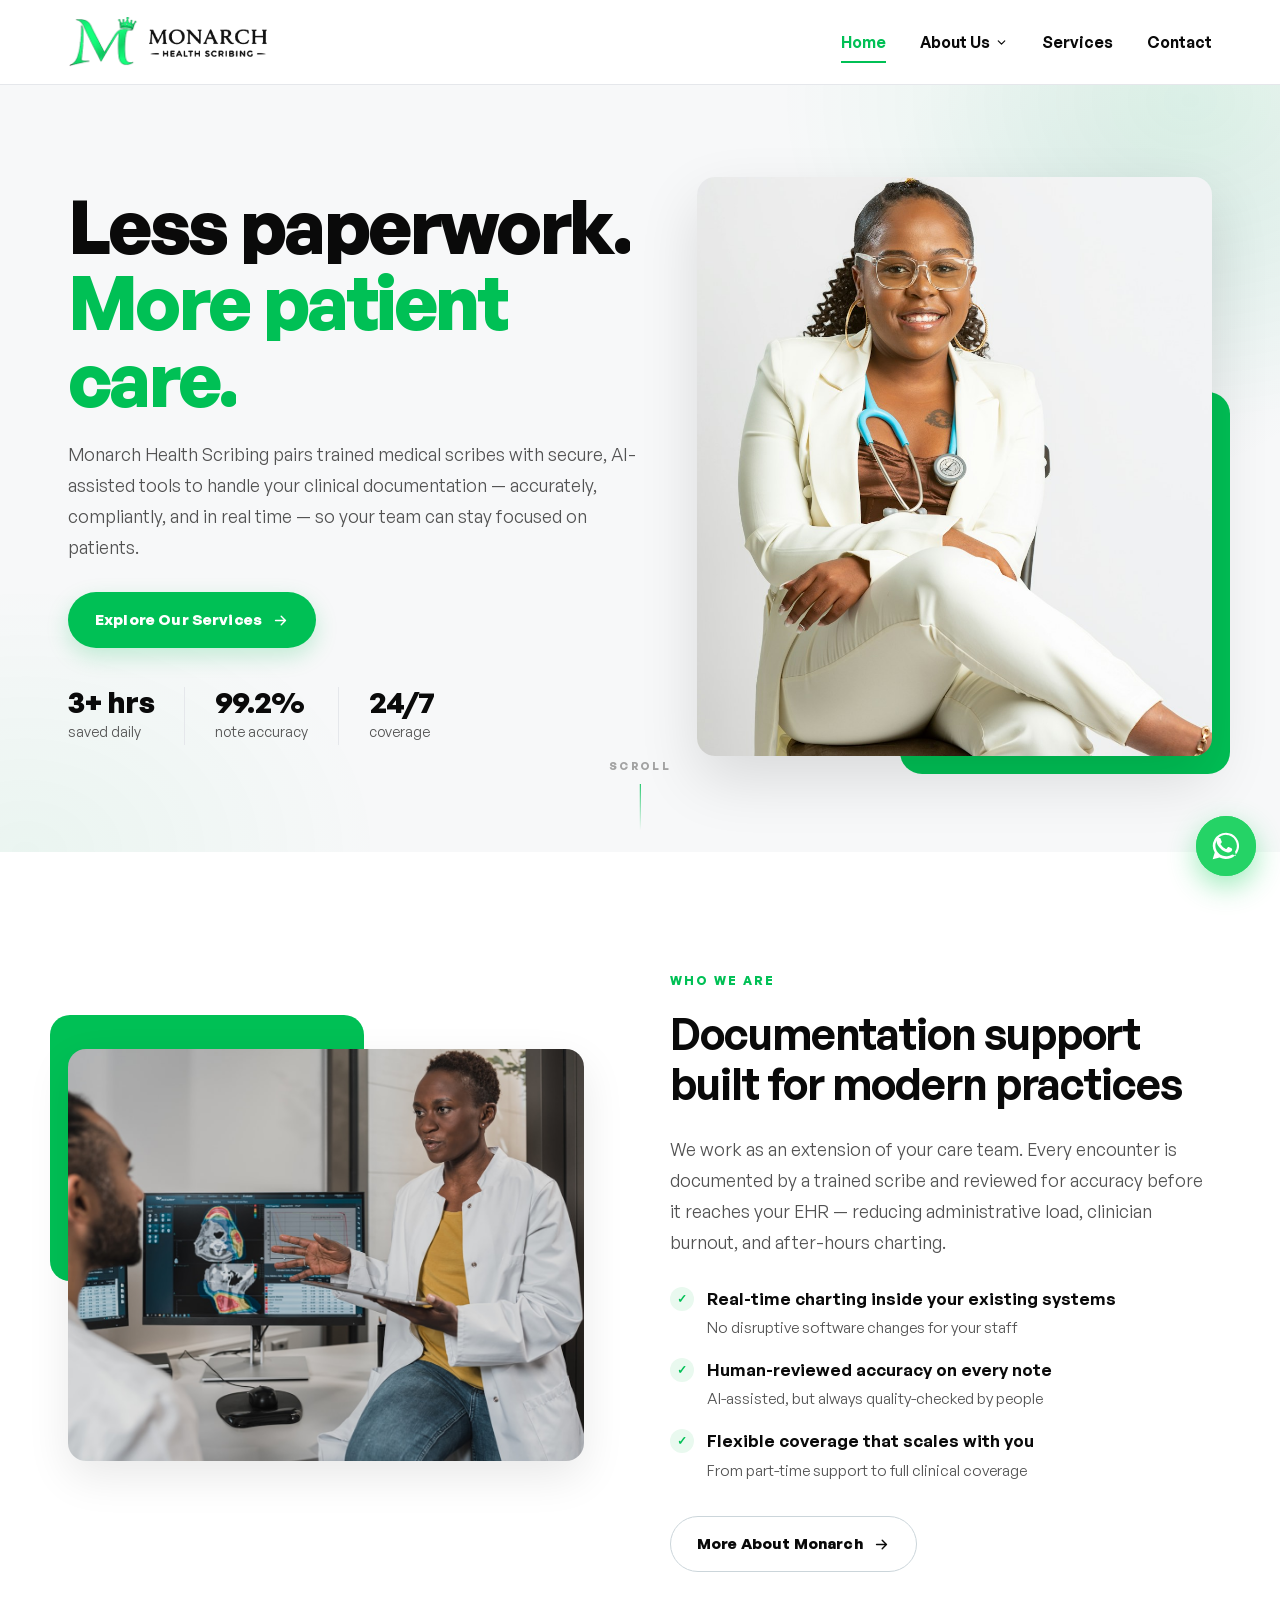
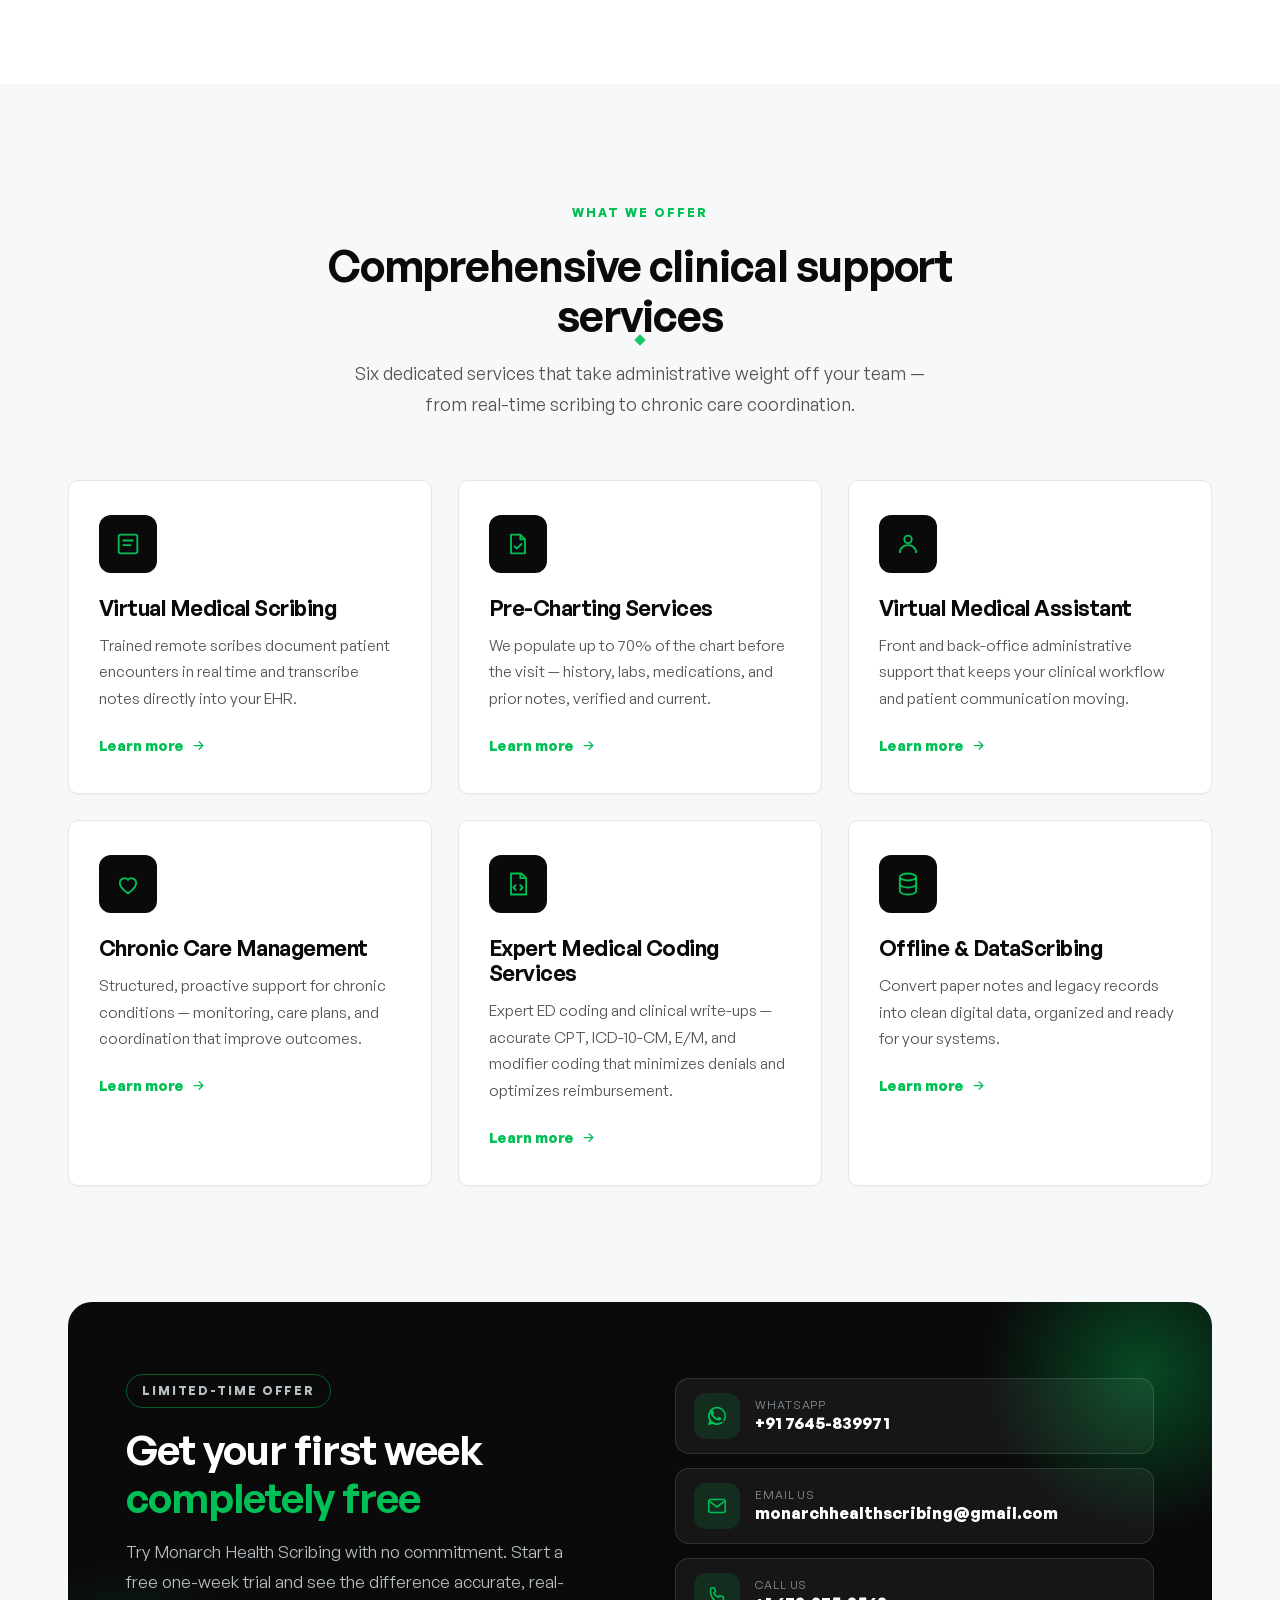
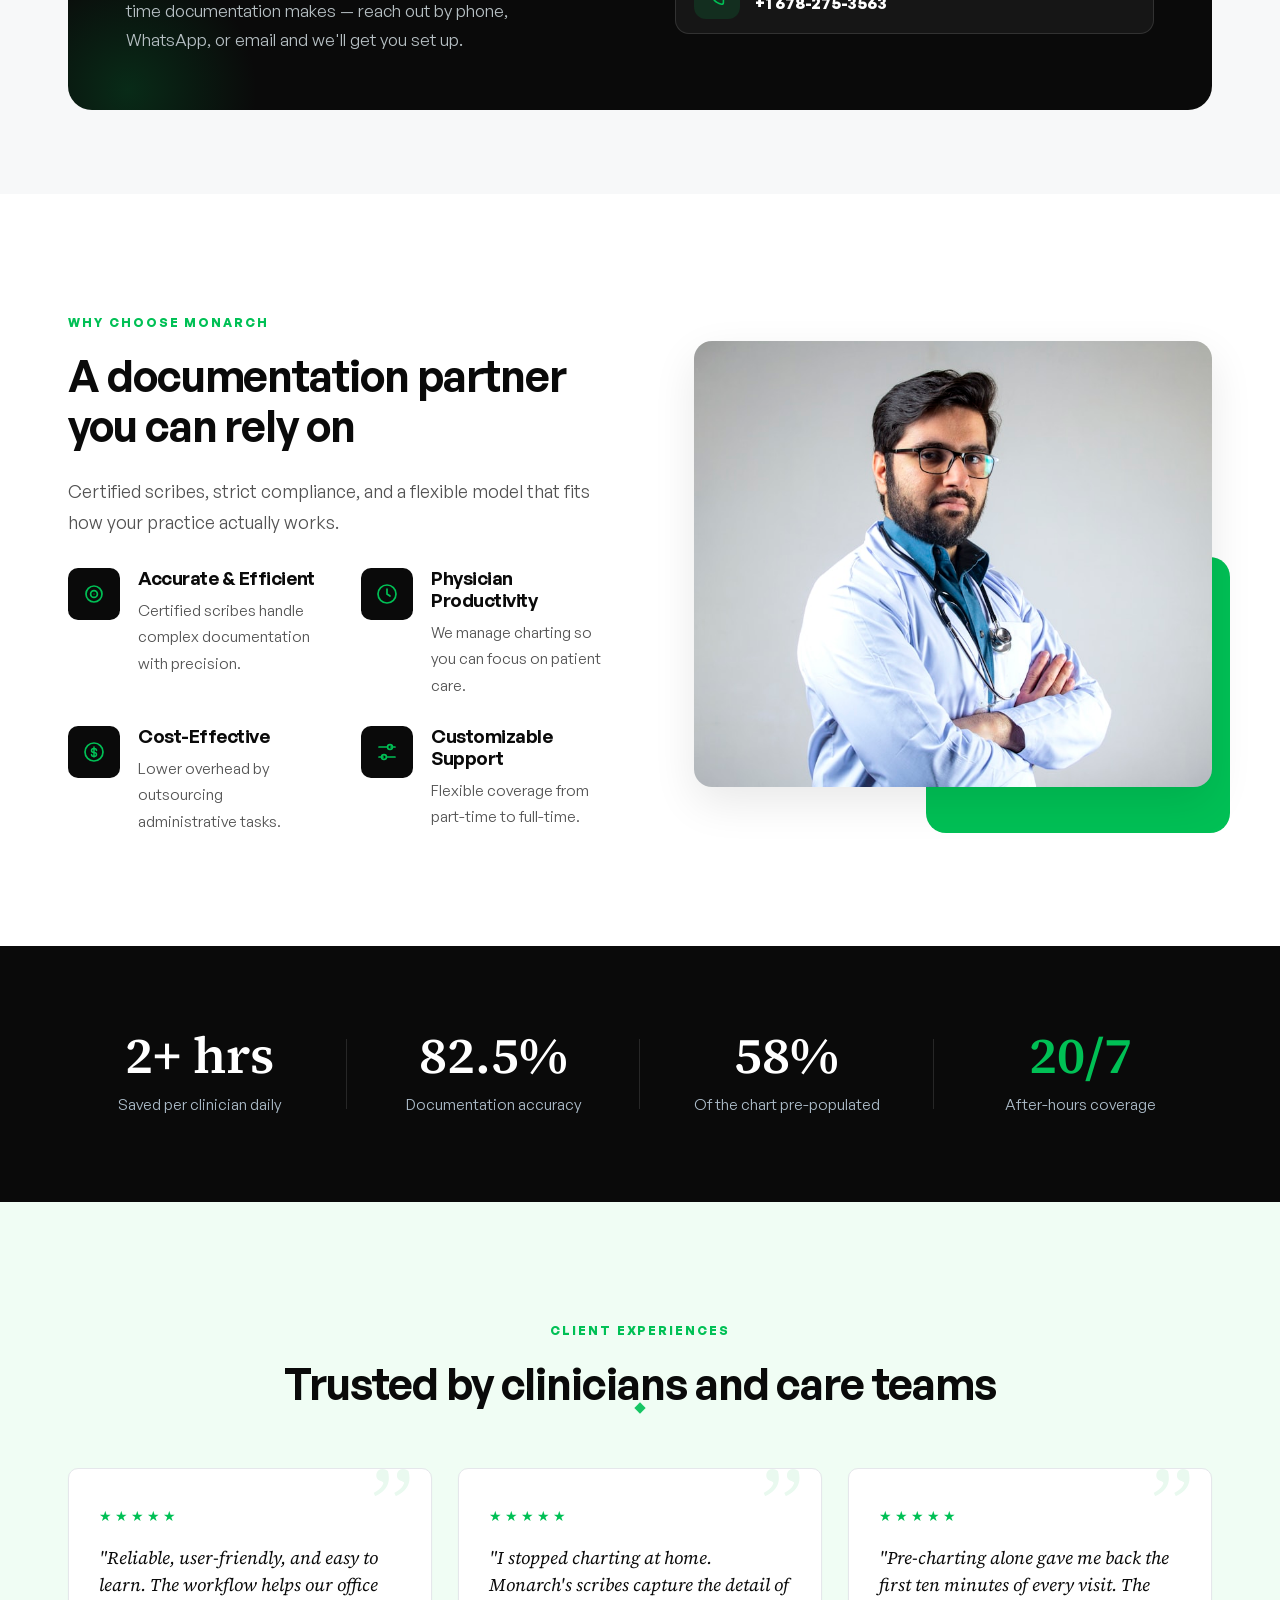
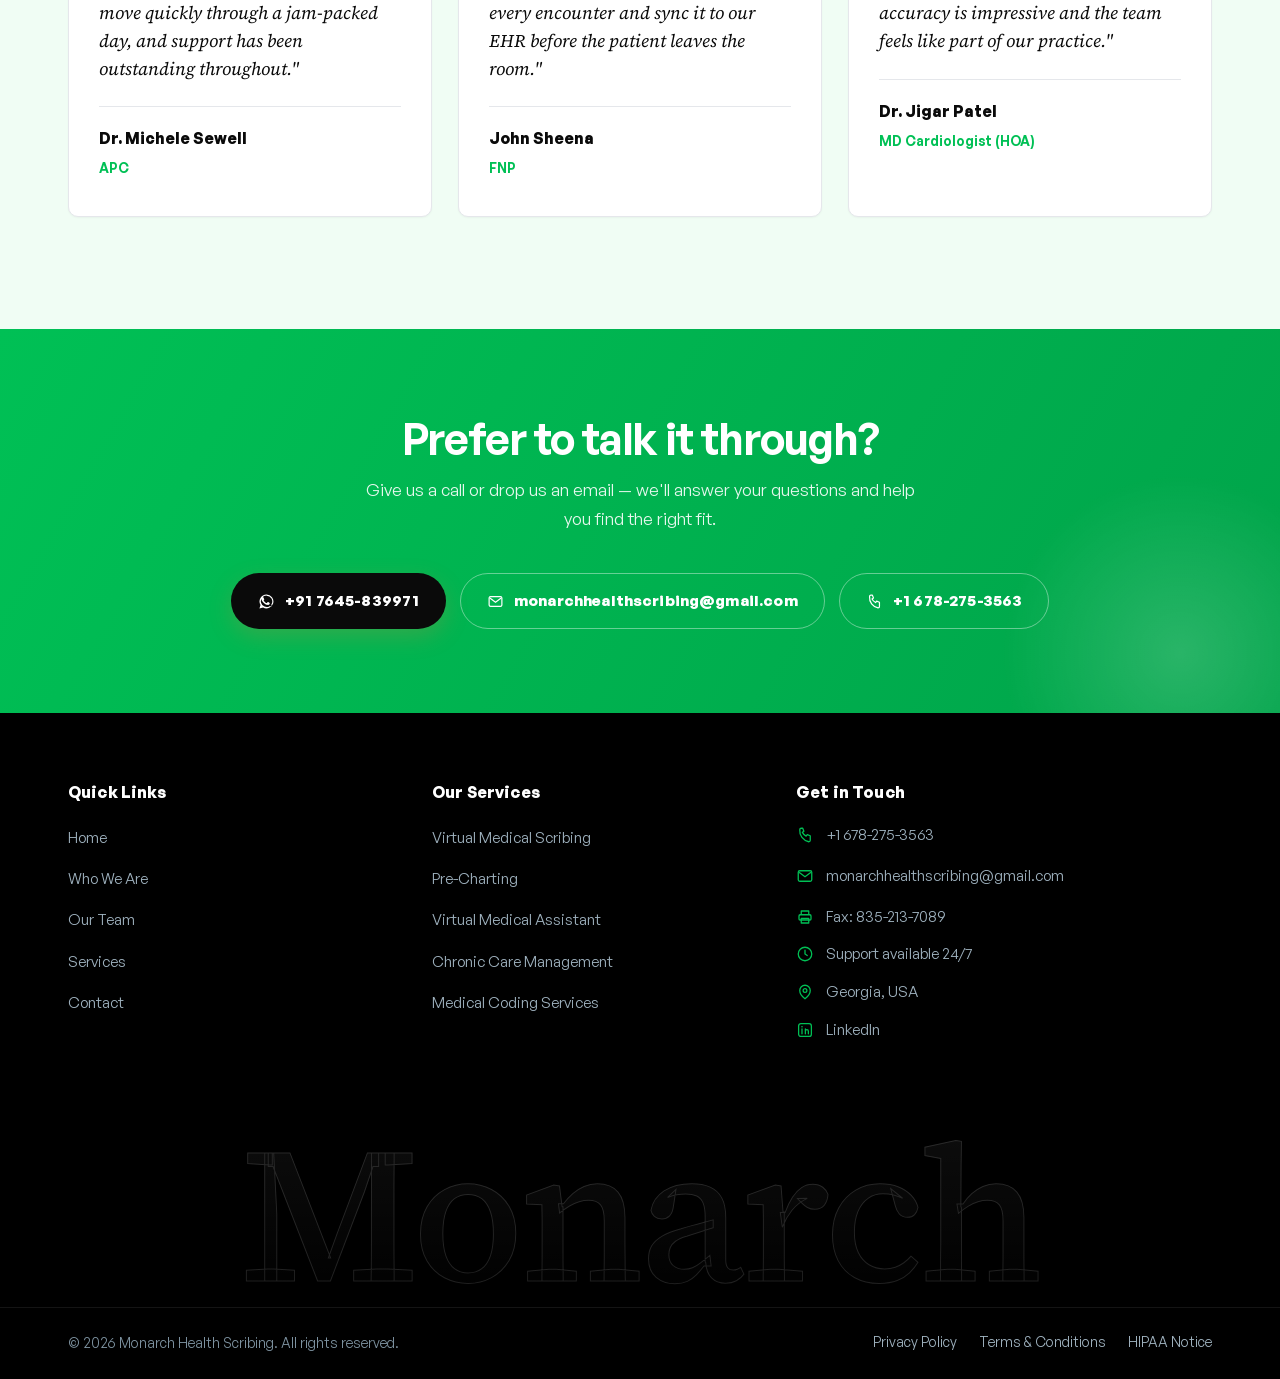
<file: index.html>
<!DOCTYPE html>
<html lang="en">
<head>
  <meta charset="UTF-8" />
  <meta name="viewport" content="width=device-width, initial-scale=1.0" />
  <title>Monarch Health Scribing | Medical Scribing & Virtual Care Support</title>
  <meta name="description" content="Monarch Health Scribing provides accurate, HIPAA-compliant medical scribing, pre-charting, virtual medical assistants, and chronic care management — so clinicians can focus on patient care." />
  <meta name="keywords" content="medical scribing, virtual medical scribe, pre-charting, virtual medical assistant, chronic care management, medical coding services, HIPAA-compliant documentation, EHR documentation, healthcare documentation, Monarch Health Scribing" />
  <meta name="author" content="Monarch Health Scribing" />
  <meta name="robots" content="index, follow, max-image-preview:large" />
  <meta name="theme-color" content="#00c055" />
  <link rel="canonical" href="https://www.monarchhealthscribing.com/" />
  <link rel="apple-touch-icon" href="assets/logo-green-black.png" />
  <meta property="og:type" content="website" />
  <meta property="og:site_name" content="Monarch Health Scribing" />
  <meta property="og:title" content="Monarch Health Scribing | Medical Scribing &amp; Virtual Care Support" />
  <meta property="og:description" content="Monarch Health Scribing provides accurate, HIPAA-compliant medical scribing, pre-charting, virtual medical assistants, and chronic care management — so clinicians can focus on patient care." />
  <meta property="og:url" content="https://www.monarchhealthscribing.com/" />
  <meta property="og:image" content="https://www.monarchhealthscribing.com/assets/img-hero.jpg" />
  <meta property="og:locale" content="en_US" />
  <meta name="twitter:card" content="summary_large_image" />
  <meta name="twitter:title" content="Monarch Health Scribing | Medical Scribing &amp; Virtual Care Support" />
  <meta name="twitter:description" content="Monarch Health Scribing provides accurate, HIPAA-compliant medical scribing, pre-charting, virtual medical assistants, and chronic care management — so clinicians can focus on patient care." />
  <meta name="twitter:image" content="https://www.monarchhealthscribing.com/assets/img-hero.jpg" />
  <link rel="stylesheet" href="styles.css?v=83" />
  <link rel="icon" href="assets/logo-green-black.png" />
  <script type="application/ld+json">{"@context":"https://schema.org","@type":"MedicalBusiness","@id":"https://www.monarchhealthscribing.com/#organization","name":"Monarch Health Scribing","url":"https://www.monarchhealthscribing.com/","logo":"https://www.monarchhealthscribing.com/assets/logo-green-black.png","image":"https://www.monarchhealthscribing.com/assets/img-hero.jpg","description":"Accurate, HIPAA-compliant medical scribing, pre-charting, virtual medical assistant, chronic care management and medical coding services for clinicians and practices.","email":"monarchhealthscribing@gmail.com","telephone":"+1-678-275-3563","faxNumber":"835-213-7089","address":{"@type":"PostalAddress","addressRegion":"Georgia","addressCountry":"US"},"areaServed":{"@type":"Country","name":"United States"},"sameAs":["https://www.linkedin.com/company/monarch-health-scribing"],"contactPoint":[{"@type":"ContactPoint","telephone":"+1-678-275-3563","email":"monarchhealthscribing@gmail.com","contactType":"customer service","areaServed":"US","availableLanguage":"English"}]}</script>
</head>
<body>

  <header class="site-header" id="siteHeader">
    <div class="container header-inner">
      <a class="logo" href="index.html"><img class="logo-mk" src="assets/logo-mark-only.png" alt="" /><img class="logo-wd" src="assets/logo-word-only.png" alt="Monarch Health Scribing" /></a>
      <nav class="main-nav" id="mainNav" aria-label="Primary">
        <a href="index.html" class="active">Home</a>
        <div class="nav-item has-drop">
          <a class="nav-drop-toggle">About Us <svg class="caret" viewBox="0 0 24 24" fill="none"><path d="M6 9l6 6 6-6" stroke="currentColor" stroke-width="2.2" stroke-linecap="round" stroke-linejoin="round"/></svg></a>
          <div class="nav-drop">
            <a href="about.html">Who We Are</a>
            <a href="team.html">Our Team</a>
          </div>
        </div>
        <a href="services.html">Services</a>
        <a href="contact.html">Contact</a>
      </nav>
      <button class="nav-toggle" id="navToggle" aria-label="Toggle navigation" aria-expanded="false">
        <span></span><span></span><span></span>
      </button>
    </div>
  </header>

  <!-- ===== Hero ===== -->
  <section class="hero">
    <div class="container hero-grid">
      <div class="hero-copy">
        <h1>Less paperwork.<br /><span class="em">More patient care.</span></h1>
        <p class="lede">Monarch Health Scribing pairs trained medical scribes with secure, AI-assisted
          tools to handle your clinical documentation — accurately, compliantly, and in real time —
          so your team can stay focused on patients.</p>
        <div class="hero-actions">
          <a href="services.html" class="btn btn-primary">Explore Our Services
            <svg viewBox="0 0 24 24" fill="none"><path d="M5 12h14M13 6l6 6-6 6" stroke="currentColor" stroke-width="2" stroke-linecap="round" stroke-linejoin="round"/></svg>
          </a>
        </div>
        <div class="hero-stats">
          <div class="hstat"><b>3+ hrs</b><span>saved daily</span></div>
          <div class="hstat"><b>99.2%</b><span>note accuracy</span></div>
          <div class="hstat"><b>24/7</b><span>coverage</span></div>
        </div>
      </div>

      <div class="hero-media">
        <span class="hero-accent" aria-hidden="true"></span>
        <div class="photo-main">
          <img src="assets/hero-clinician.jpg" alt="Confident clinician trusting Monarch with documentation" loading="eager" />
        </div>
      </div>
    </div>
    <div class="scroll-cue" aria-hidden="true"><span>Scroll</span><span class="line"></span></div>
  </section>

  <!-- ===== Welcome / intro ===== -->
  <section class="section">
    <div class="container split">
      <div class="who-media reveal">
        <span class="who-accent" aria-hidden="true"></span>
        <figure class="who-img-main"><img src="assets/img-collab.jpg" alt="Clinicians collaborating on patient documentation" loading="lazy" /></figure>
      </div>
      <div class="split-copy reveal" data-d="1">
        <p class="eyebrow eyebrow--noline">Who We Are</p>
        <h2>Documentation support built for modern practices</h2>
        <p class="lede">We work as an extension of your care team. Every encounter is documented by a
          trained scribe and reviewed for accuracy before it reaches your EHR — reducing administrative
          load, clinician burnout, and after-hours charting.</p>
        <ul class="check-list">
          <li><span class="c">✓</span><div>Real-time charting inside your existing systems<em>No disruptive software changes for your staff</em></div></li>
          <li><span class="c">✓</span><div>Human-reviewed accuracy on every note<em>AI-assisted, but always quality-checked by people</em></div></li>
          <li><span class="c">✓</span><div>Flexible coverage that scales with you<em>From part-time support to full clinical coverage</em></div></li>
        </ul>
        <a href="about.html" class="btn btn-outline">More About Monarch
          <svg viewBox="0 0 24 24" fill="none"><path d="M5 12h14M13 6l6 6-6 6" stroke="currentColor" stroke-width="2" stroke-linecap="round" stroke-linejoin="round"/></svg>
        </a>
      </div>
    </div>
  </section>

  <!-- ===== Services preview ===== -->
  <section class="section section--cream">
    <div class="container">
      <div class="head-center">
        <p class="eyebrow">What We Offer</p>
        <h2>Comprehensive clinical support services</h2>
        <span class="accent-rule"></span>
        <p class="lede">Six dedicated services that take administrative weight off your team — from
          real-time scribing to chronic care coordination.</p>
      </div>
      <div class="cards-grid">
        <article class="svc-card reveal"><span class="svc-num">01</span>
          <div class="svc-ic"><svg viewBox="0 0 24 24" fill="none"><rect x="4" y="4" width="16" height="16" rx="2" stroke="currentColor" stroke-width="1.6"/><path d="M8 9h8M8 13h6" stroke="currentColor" stroke-width="1.6" stroke-linecap="round"/></svg></div>
          <h3>Virtual Medical Scribing</h3>
          <p>Trained remote scribes document patient encounters in real time and transcribe notes directly into your EHR.</p>
          <a class="more" href="services.html">Learn more <svg viewBox="0 0 24 24" fill="none"><path d="M5 12h14M13 6l6 6-6 6" stroke="currentColor" stroke-width="2" stroke-linecap="round" stroke-linejoin="round"/></svg></a>
        </article>
        <article class="svc-card reveal" data-d="1"><span class="svc-num">02</span>
          <div class="svc-ic"><svg viewBox="0 0 24 24" fill="none"><path d="M6 4h8l4 4v12H6z" stroke="currentColor" stroke-width="1.6" stroke-linejoin="round"/><path d="M14 4v4h4" stroke="currentColor" stroke-width="1.6"/><path d="M9 14l2 2 4-4" stroke="currentColor" stroke-width="1.6" stroke-linecap="round" stroke-linejoin="round"/></svg></div>
          <h3>Pre-Charting Services</h3>
          <p>We populate up to 70% of the chart before the visit — history, labs, medications, and prior notes, verified and current.</p>
          <a class="more" href="services.html">Learn more <svg viewBox="0 0 24 24" fill="none"><path d="M5 12h14M13 6l6 6-6 6" stroke="currentColor" stroke-width="2" stroke-linecap="round" stroke-linejoin="round"/></svg></a>
        </article>
        <article class="svc-card reveal" data-d="2"><span class="svc-num">03</span>
          <div class="svc-ic"><svg viewBox="0 0 24 24" fill="none"><circle cx="12" cy="8" r="3.2" stroke="currentColor" stroke-width="1.6"/><path d="M5 19c0-3.3 3-6 7-6s7 2.7 7 6" stroke="currentColor" stroke-width="1.6" stroke-linecap="round"/></svg></div>
          <h3>Virtual Medical Assistant</h3>
          <p>Front and back-office administrative support that keeps your clinical workflow and patient communication moving.</p>
          <a class="more" href="services.html">Learn more <svg viewBox="0 0 24 24" fill="none"><path d="M5 12h14M13 6l6 6-6 6" stroke="currentColor" stroke-width="2" stroke-linecap="round" stroke-linejoin="round"/></svg></a>
        </article>
        <article class="svc-card reveal"><span class="svc-num">04</span>
          <div class="svc-ic"><svg viewBox="0 0 24 24" fill="none"><path d="M12 20s-7-4.3-7-9a4 4 0 017-2.6A4 4 0 0119 11c0 4.7-7 9-7 9z" stroke="currentColor" stroke-width="1.6" stroke-linejoin="round"/></svg></div>
          <h3>Chronic Care Management</h3>
          <p>Structured, proactive support for chronic conditions — monitoring, care plans, and coordination that improve outcomes.</p>
          <a class="more" href="services.html">Learn more <svg viewBox="0 0 24 24" fill="none"><path d="M5 12h14M13 6l6 6-6 6" stroke="currentColor" stroke-width="2" stroke-linecap="round" stroke-linejoin="round"/></svg></a>
        </article>
        <article class="svc-card reveal" data-d="1"><span class="svc-num">05</span>
          <div class="svc-ic"><svg viewBox="0 0 24 24" fill="none"><path d="M6 3h9l4 4v14H6z" stroke="currentColor" stroke-width="1.6" stroke-linejoin="round"/><path d="M14 3v4h4" stroke="currentColor" stroke-width="1.6"/><path d="M10 13l-2 2 2 2M14 13l2 2-2 2" stroke="currentColor" stroke-width="1.6" stroke-linecap="round" stroke-linejoin="round"/></svg></div>
          <h3>Expert Medical Coding Services</h3>
          <p>Expert ED coding and clinical write-ups — accurate CPT, ICD-10-CM, E/M, and modifier coding that minimizes denials and optimizes reimbursement.</p>
          <a class="more" href="services.html">Learn more <svg viewBox="0 0 24 24" fill="none"><path d="M5 12h14M13 6l6 6-6 6" stroke="currentColor" stroke-width="2" stroke-linecap="round" stroke-linejoin="round"/></svg></a>
        </article>
        <article class="svc-card reveal" data-d="2"><span class="svc-num">06</span>
          <div class="svc-ic"><svg viewBox="0 0 24 24" fill="none"><ellipse cx="12" cy="6" rx="7" ry="3" stroke="currentColor" stroke-width="1.6"/><path d="M5 6v12c0 1.7 3.1 3 7 3s7-1.3 7-3V6" stroke="currentColor" stroke-width="1.6"/><path d="M5 12c0 1.7 3.1 3 7 3s7-1.3 7-3" stroke="currentColor" stroke-width="1.6"/></svg></div>
          <h3>Offline &amp; DataScribing</h3>
          <p>Convert paper notes and legacy records into clean digital data, organized and ready for your systems.</p>
          <a class="more" href="services.html">Learn more <svg viewBox="0 0 24 24" fill="none"><path d="M5 12h14M13 6l6 6-6 6" stroke="currentColor" stroke-width="2" stroke-linecap="round" stroke-linejoin="round"/></svg></a>
        </article>
      </div>
    </div>
  </section>

  <!-- ===== Free trial offer ===== -->
  <section class="section trial-section">
    <div class="container">
      <div class="trial-card reveal">
        <div class="trial-copy">
          <p class="trial-badge">Limited-Time Offer</p>
          <h2>Get your first week <span class="em">completely free</span></h2>
          <p>Try Monarch Health Scribing with no commitment. Start a free one-week trial and see the
            difference accurate, real-time documentation makes — reach out by phone, WhatsApp, or email
            and we'll get you set up.</p>
        </div>
        <div class="trial-actions">
          <a href="https://wa.me/917645839971" target="_blank" rel="noopener" class="trial-chip">
            <span class="ti"><svg viewBox="0 0 24 24" fill="currentColor"><path d="M12.04 2.01a9.9 9.9 0 00-8.48 14.95L2 22l5.2-1.36A9.9 9.9 0 1012.04 2.01zm0 1.8a8.1 8.1 0 016.95 12.2l-.2.33.78 2.85-2.92-.77-.32.19a8.1 8.1 0 11-4.1-15.04zm4.5 10.3c-.07-.12-.26-.2-.55-.34-.29-.14-1.7-.84-1.96-.94-.26-.1-.45-.14-.64.14-.19.29-.74.94-.9 1.13-.17.19-.33.21-.62.07-.29-.14-1.21-.45-2.3-1.43-.85-.76-1.43-1.7-1.6-1.98-.16-.29-.02-.44.13-.58.13-.13.29-.33.43-.5.14-.17.19-.29.29-.48.1-.19.05-.36-.02-.5-.07-.14-.64-1.55-.88-2.12-.23-.56-.47-.48-.64-.49h-.55c-.19 0-.5.07-.76.36-.26.29-1 .98-1 2.38s1.02 2.76 1.17 2.95c.14.19 2.01 3.08 4.88 4.32.68.29 1.21.46 1.63.59.68.22 1.3.19 1.79.12.55-.08 1.7-.7 1.94-1.36.24-.67.24-1.24.17-1.36z"/></svg></span>
            <span><small>WhatsApp</small><b>+91 7645-839971</b></span>
          </a>
          <a href="mailto:monarchhealthscribing@gmail.com" class="trial-chip">
            <span class="ti"><svg viewBox="0 0 24 24" fill="none"><rect x="3" y="5" width="18" height="14" rx="2" stroke="currentColor" stroke-width="1.7"/><path d="M4 7l8 6 8-6" stroke="currentColor" stroke-width="1.7"/></svg></span>
            <span><small>Email us</small><b>monarchhealthscribing@gmail.com</b></span>
          </a>
          <a href="tel:+16782753563" class="trial-chip">
            <span class="ti"><svg viewBox="0 0 24 24" fill="none"><path d="M5 5a2 2 0 012-2h2l1.5 4-2 1.5a12 12 0 005 5l1.5-2 4 1.5V19a2 2 0 01-2 2A15 15 0 015 5z" stroke="currentColor" stroke-width="1.7" stroke-linejoin="round"/></svg></span>
            <span><small>Call us</small><b>+1 678-275-3563</b></span>
          </a>
        </div>
      </div>
    </div>
  </section>

  <!-- ===== Why choose us ===== -->
  <section class="section">
    <div class="container split split--reverse">
      <div class="split-media why-media reveal">
        <span class="why-accent" aria-hidden="true"></span>
        <figure class="why-photo"><img src="assets/img-why.jpg" alt="Confident clinician you can rely on" loading="lazy" /></figure>
      </div>
      <div class="split-copy reveal" data-d="1">
        <p class="eyebrow eyebrow--noline">Why Choose Monarch</p>
        <h2>A documentation partner you can rely on</h2>
        <p class="lede">Certified scribes, strict compliance, and a flexible model that fits how your
          practice actually works.</p>
        <div class="why-grid" style="margin-top:30px">
          <div class="why-item"><span class="wn"><svg viewBox="0 0 24 24" fill="none"><circle cx="12" cy="12" r="8" stroke="currentColor" stroke-width="1.7"/><circle cx="12" cy="12" r="3.4" stroke="currentColor" stroke-width="1.7"/><circle cx="12" cy="12" r=".6" fill="currentColor"/></svg></span><div><h3>Accurate &amp; Efficient</h3><p>Certified scribes handle complex documentation with precision.</p></div></div>
          <div class="why-item"><span class="wn"><svg viewBox="0 0 24 24" fill="none"><circle cx="12" cy="12" r="9" stroke="currentColor" stroke-width="1.7"/><path d="M12 7v5l3 2" stroke="currentColor" stroke-width="1.7" stroke-linecap="round"/></svg></span><div><h3>Physician Productivity</h3><p>We manage charting so you can focus on patient care.</p></div></div>
          <div class="why-item"><span class="wn"><svg viewBox="0 0 24 24" fill="none"><circle cx="12" cy="12" r="9" stroke="currentColor" stroke-width="1.7"/><path d="M12 7v10M9.5 14.5c0 1.1 1.1 2 2.5 2s2.5-.9 2.5-2-1.1-2-2.5-2-2.5-.9-2.5-2 1.1-2 2.5-2 2.5.9 2.5 2" stroke="currentColor" stroke-width="1.5" stroke-linecap="round"/></svg></span><div><h3>Cost-Effective</h3><p>Lower overhead by outsourcing administrative tasks.</p></div></div>
          <div class="why-item"><span class="wn"><svg viewBox="0 0 24 24" fill="none"><path d="M4 7h8M16 7h4M4 17h4M12 17h8" stroke="currentColor" stroke-width="1.7" stroke-linecap="round"/><circle cx="15" cy="7" r="2.4" stroke="currentColor" stroke-width="1.7"/><circle cx="9" cy="17" r="2.4" stroke="currentColor" stroke-width="1.7"/></svg></span><div><h3>Customizable Support</h3><p>Flexible coverage from part-time to full-time.</p></div></div>
        </div>
      </div>
    </div>
  </section>

  <!-- ===== Stats band ===== -->
  <section class="section--tight section--navy">
    <div class="container stats-band">
      <div class="stat-b reveal"><div class="num"><span data-count="3" data-suffix="+">3+</span> hrs</div><div class="lbl">Saved per clinician daily</div></div>
      <div class="stat-b reveal" data-d="1"><div class="num"><span data-count="99.2" data-suffix="%">99.2%</span></div><div class="lbl">Documentation accuracy</div></div>
      <div class="stat-b reveal" data-d="2"><div class="num"><span data-count="70" data-suffix="%">70%</span></div><div class="lbl">Of the chart pre-populated</div></div>
      <div class="stat-b reveal" data-d="3"><div class="num gold"><span class="gold" data-count="24" data-suffix="/7">24/7</span></div><div class="lbl">After-hours coverage</div></div>
    </div>
  </section>

  <!-- ===== Testimonials ===== -->
  <section class="section section--mist">
    <div class="container">
      <div class="head-center">
        <p class="eyebrow">Client Experiences</p>
        <h2>Trusted by clinicians and care teams</h2>
        <span class="accent-rule"></span>
      </div>
      <div class="quotes-grid">
        <figure class="q-card reveal">
          <div class="stars">★★★★★</div>
          <blockquote>"Reliable, user-friendly, and easy to learn. The workflow helps our office move quickly through a jam-packed day, and support has been outstanding throughout."</blockquote>
          <figcaption class="who"><div><b>Dr. Michele Sewell</b><em>APC</em></div></figcaption>
        </figure>
        <figure class="q-card reveal" data-d="1">
          <div class="stars">★★★★★</div>
          <blockquote>"I stopped charting at home. Monarch's scribes capture the detail of every encounter and sync it to our EHR before the patient leaves the room."</blockquote>
          <figcaption class="who"><div><b>John Sheena</b><em>FNP</em></div></figcaption>
        </figure>
        <figure class="q-card reveal" data-d="2">
          <div class="stars">★★★★★</div>
          <blockquote>"Pre-charting alone gave me back the first ten minutes of every visit. The accuracy is impressive and the team feels like part of our practice."</blockquote>
          <figcaption class="who"><div><b>Dr. Jigar Patel</b><em>MD Cardiologist (HOA)</em></div></figcaption>
        </figure>
      </div>
    </div>
  </section>

  <!-- ===== CTA band ===== -->
  <section class="section--tight cta-band">
    <div class="container cta-inner">
      <div>
        <h2>Prefer to talk it through?</h2>
        <p>Give us a call or drop us an email — we'll answer your questions and help you find the right fit.</p>
      </div>
      <div class="cta-actions">
        <a href="https://wa.me/917645839971" target="_blank" rel="noopener" class="btn btn-gold"><svg viewBox="0 0 24 24" fill="currentColor"><path d="M12.04 2.01a9.9 9.9 0 00-8.48 14.95L2 22l5.2-1.36A9.9 9.9 0 1012.04 2.01zm0 1.8a8.1 8.1 0 016.95 12.2l-.2.33.78 2.85-2.92-.77-.32.19a8.1 8.1 0 11-4.1-15.04zm4.5 10.3c-.07-.12-.26-.2-.55-.34-.29-.14-1.7-.84-1.96-.94-.26-.1-.45-.14-.64.14-.19.29-.74.94-.9 1.13-.17.19-.33.21-.62.07-.29-.14-1.21-.45-2.3-1.43-.85-.76-1.43-1.7-1.6-1.98-.16-.29-.02-.44.13-.58.13-.13.29-.33.43-.5.14-.17.19-.29.29-.48.1-.19.05-.36-.02-.5-.07-.14-.64-1.55-.88-2.12-.23-.56-.47-.48-.64-.49h-.55c-.19 0-.5.07-.76.36-.26.29-1 .98-1 2.38s1.02 2.76 1.17 2.95c.14.19 2.01 3.08 4.88 4.32.68.29 1.21.46 1.63.59.68.22 1.3.19 1.79.12.55-.08 1.7-.7 1.94-1.36.24-.67.24-1.24.17-1.36z"/></svg> +91 7645-839971</a>
        <a href="mailto:monarchhealthscribing@gmail.com" class="btn btn-ghost-light"><svg viewBox="0 0 24 24" fill="none"><rect x="3" y="5" width="18" height="14" rx="2" stroke="currentColor" stroke-width="1.7"/><path d="M4 7l8 6 8-6" stroke="currentColor" stroke-width="1.7"/></svg> monarchhealthscribing@gmail.com</a>
        <a href="tel:+16782753563" class="btn btn-ghost-light"><svg viewBox="0 0 24 24" fill="none"><path d="M5 5a2 2 0 012-2h2l1.5 4-2 1.5a12 12 0 005 5l1.5-2 4 1.5V19a2 2 0 01-2 2A15 15 0 015 5z" stroke="currentColor" stroke-width="1.7" stroke-linejoin="round"/></svg> +1 678-275-3563</a>
      </div>
    </div>
  </section>

  <!-- ===== Footer ===== -->
  <footer class="site-footer">
    <div class="container footer-grid">
      <div class="footer-col">
        <h4>Quick Links</h4>
        <ul>
          <li><a href="index.html">Home</a></li>
          <li><a href="about.html">Who We Are</a></li>
          <li><a href="team.html">Our Team</a></li>
          <li><a href="services.html">Services</a></li>
          <li><a href="contact.html">Contact</a></li>
        </ul>
      </div>
      <div class="footer-col">
        <h4>Our Services</h4>
        <ul>
          <li><a href="services.html">Virtual Medical Scribing</a></li>
          <li><a href="services.html">Pre-Charting</a></li>
          <li><a href="services.html">Virtual Medical Assistant</a></li>
          <li><a href="services.html">Chronic Care Management</a></li>
          <li><a href="services.html">Medical Coding Services</a></li>
        </ul>
      </div>
      <div class="footer-col">
        <h4>Get in Touch</h4>
        <ul class="footer-contact">
          <li><svg viewBox="0 0 24 24" fill="none"><path d="M5 5a2 2 0 012-2h2l1.5 4-2 1.5a12 12 0 005 5l1.5-2 4 1.5V19a2 2 0 01-2 2A15 15 0 015 5z" stroke="currentColor" stroke-width="1.7" stroke-linejoin="round"/></svg> <a href="tel:+16782753563">+1 678-275-3563</a></li>
          <li><svg viewBox="0 0 24 24" fill="none"><rect x="3" y="5" width="18" height="14" rx="2" stroke="currentColor" stroke-width="1.7"/><path d="M4 7l8 6 8-6" stroke="currentColor" stroke-width="1.7"/></svg> <a href="mailto:monarchhealthscribing@gmail.com">monarchhealthscribing@gmail.com</a></li>
          <li><svg viewBox="0 0 24 24" fill="none"><path d="M7 9V4h10v5" stroke="currentColor" stroke-width="1.7" stroke-linejoin="round"/><rect x="4" y="9" width="16" height="7" rx="1.5" stroke="currentColor" stroke-width="1.7"/><path d="M7 14h10v6H7z" stroke="currentColor" stroke-width="1.7" stroke-linejoin="round"/></svg> Fax: 835-213-7089</li>
          <li><svg viewBox="0 0 24 24" fill="none"><circle cx="12" cy="12" r="9" stroke="currentColor" stroke-width="1.7"/><path d="M12 7v5l3 2" stroke="currentColor" stroke-width="1.7" stroke-linecap="round"/></svg> Support available 24/7</li>
          <li><svg viewBox="0 0 24 24" fill="none"><path d="M12 21s-7-5.2-7-11a7 7 0 1114 0c0 5.8-7 11-7 11z" stroke="currentColor" stroke-width="1.7"/><circle cx="12" cy="10" r="2.5" stroke="currentColor" stroke-width="1.7"/></svg> Georgia, USA</li>
          <li><svg viewBox="0 0 24 24" fill="none"><rect x="3.5" y="3.5" width="17" height="17" rx="3" stroke="currentColor" stroke-width="1.7"/><circle cx="8" cy="7.6" r="1.1" fill="currentColor"/><path d="M8 10.5V17M12.5 17v-3.4a2 2 0 014 0V17M12.5 10.5V17" stroke="currentColor" stroke-width="1.7" stroke-linecap="round"/></svg> <a href="https://www.linkedin.com/company/monarch-health-scribing" target="_blank" rel="noopener">LinkedIn</a></li>
        </ul>
      </div>
    </div>
    <div class="footer-bottom">
      <div class="container">
        <p>© <span id="year">2026</span> Monarch Health Scribing. All rights reserved.</p>
        <div class="legal">
          <a href="#">Privacy Policy</a>
          <a href="#">Terms &amp; Conditions</a>
          <a href="#">HIPAA Notice</a>
        </div>
      </div>
    </div>
  </footer>

  <script src="script.js?v=83"></script>
</body>
</html>
</file>
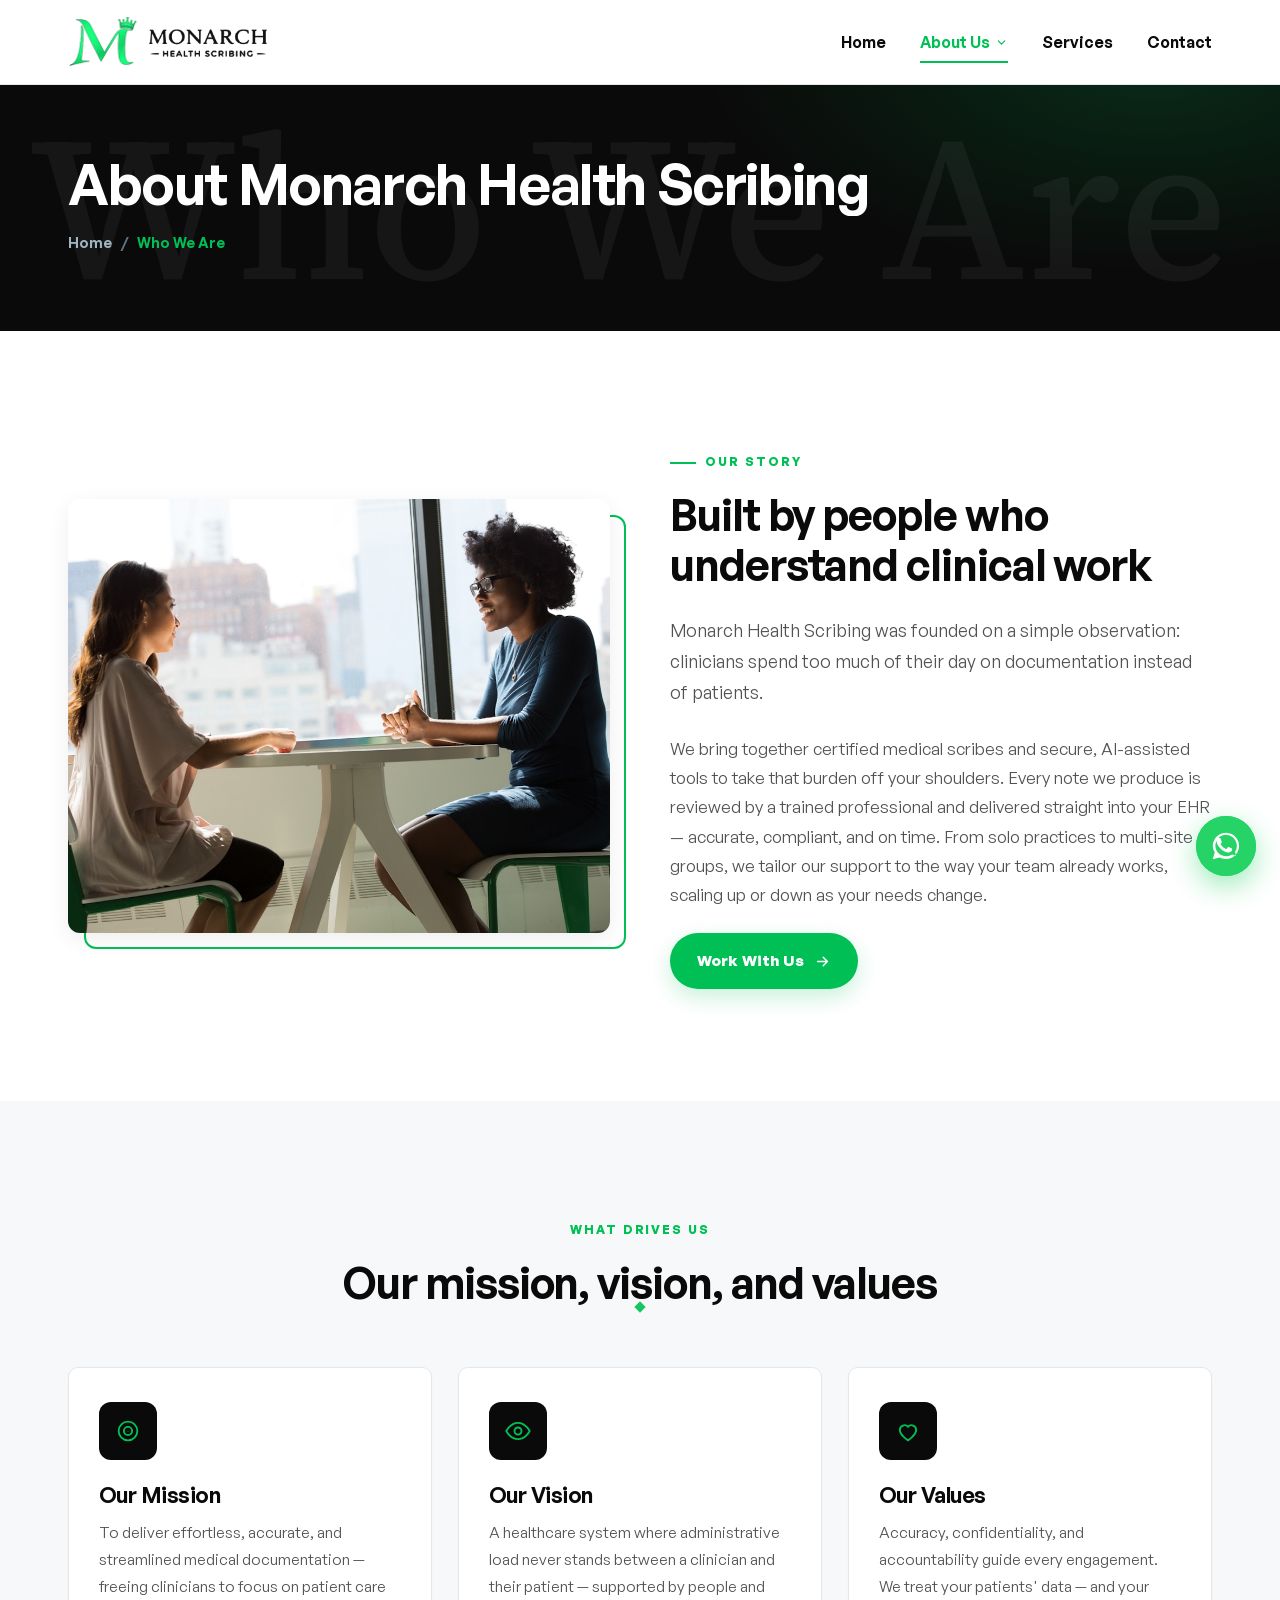
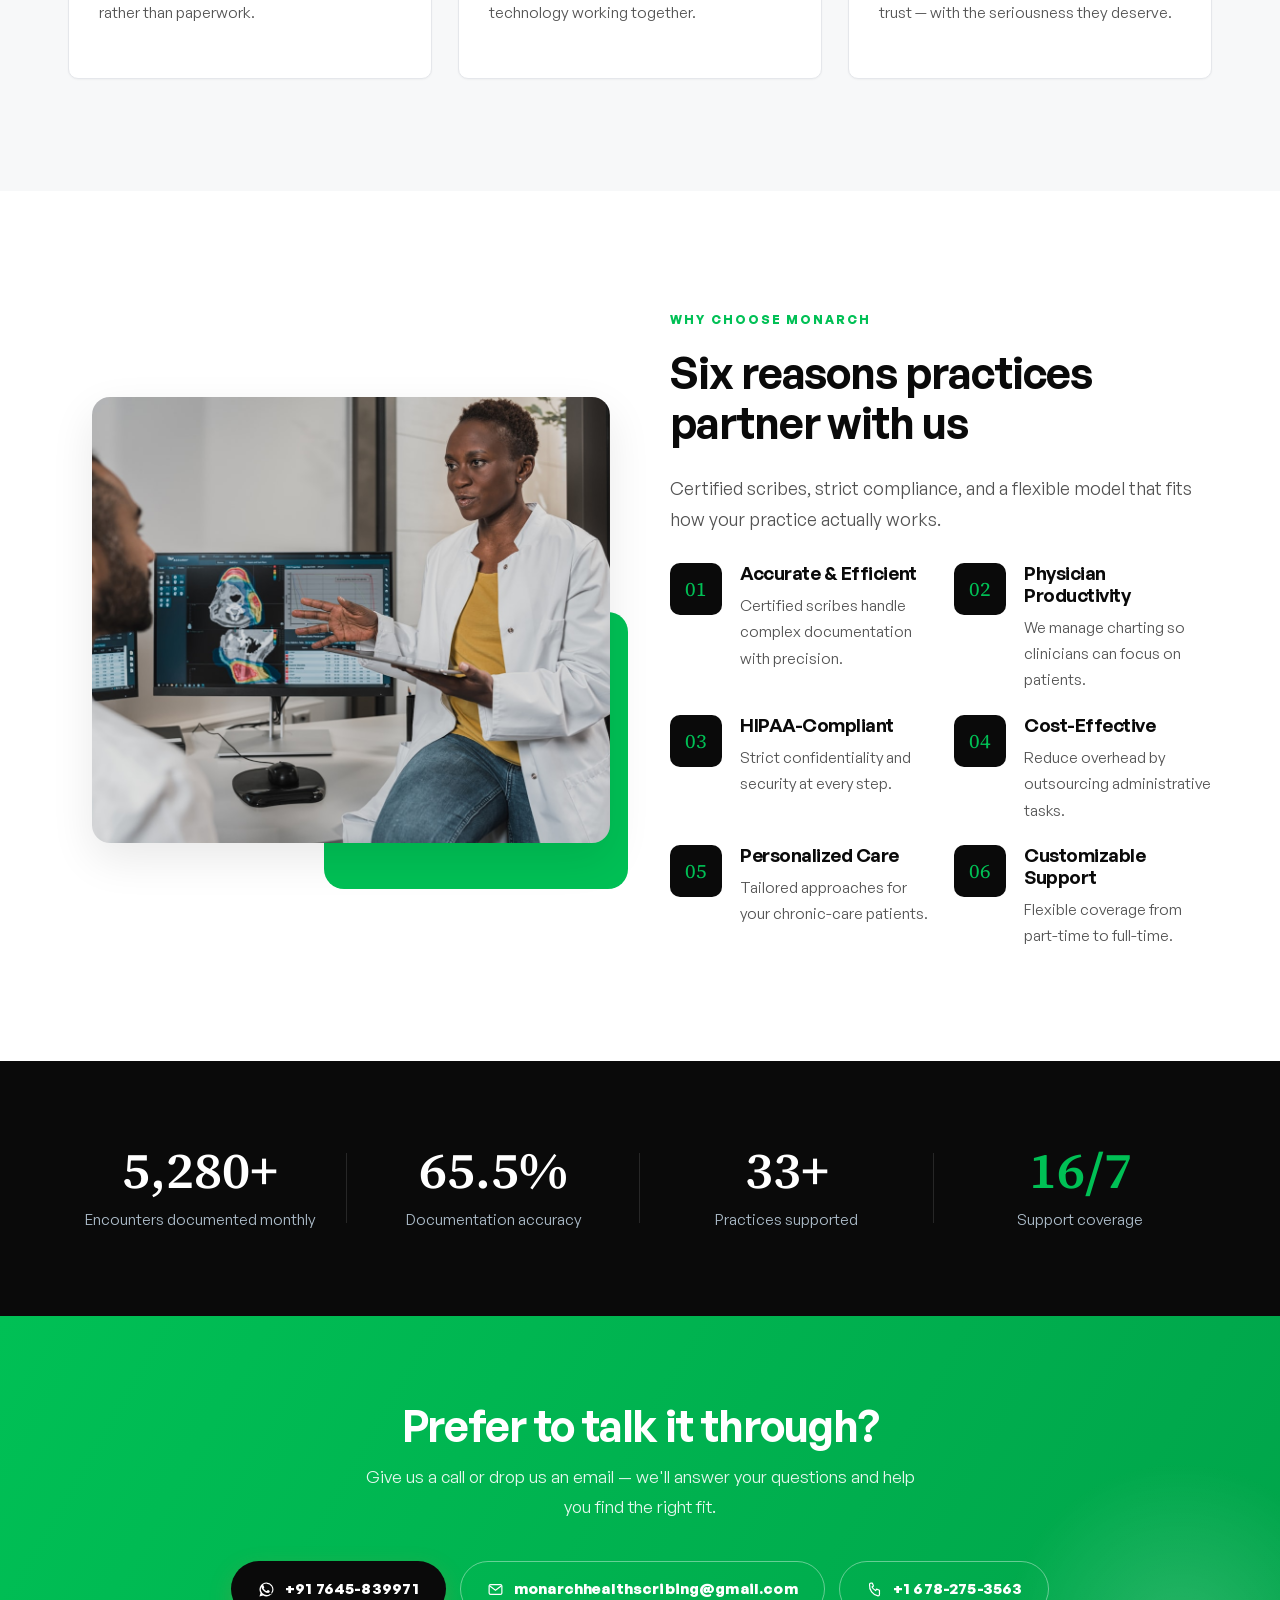
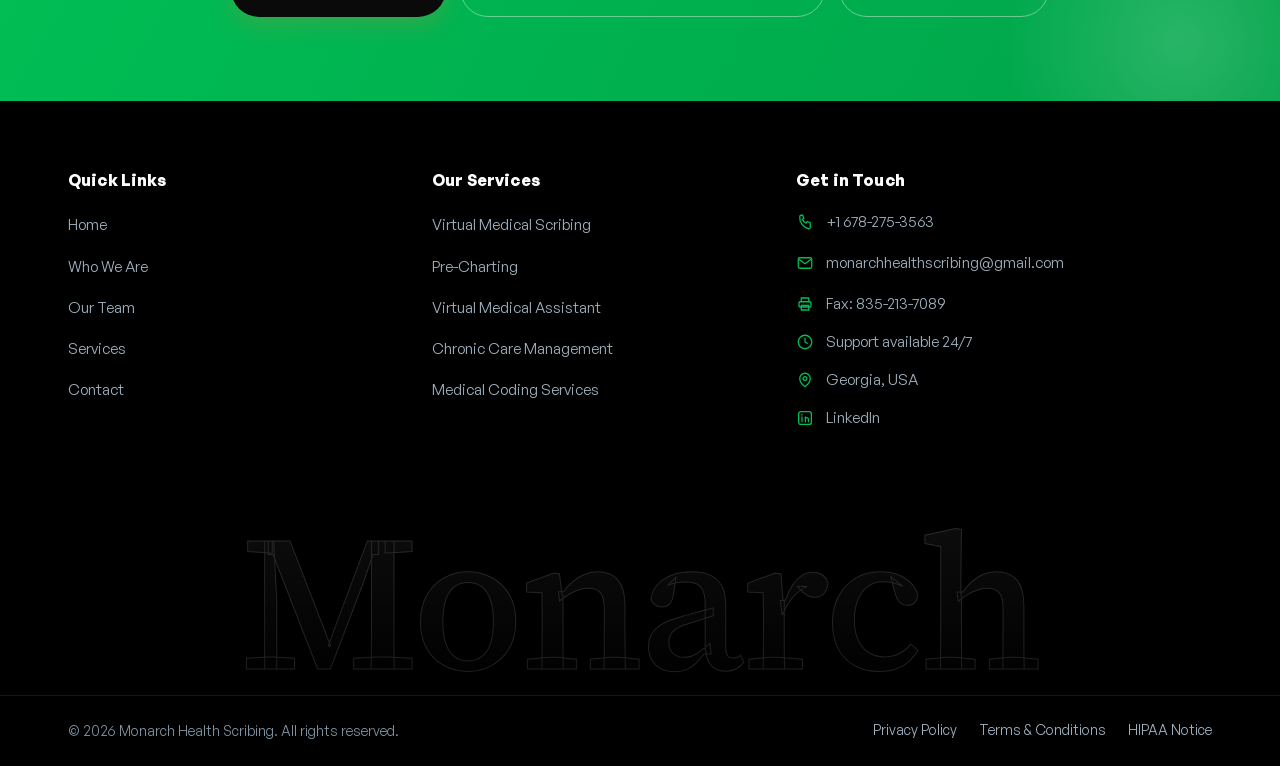
<file: about.html>
<!DOCTYPE html>
<html lang="en">
<head>
  <meta charset="UTF-8" />
  <meta name="viewport" content="width=device-width, initial-scale=1.0" />
  <title>About Us | Monarch Health Scribing</title>
  <meta name="description" content="Learn about Monarch Health Scribing — our mission, values, and the certified team behind accurate, HIPAA-compliant medical documentation and virtual care support." />
  <meta name="keywords" content="medical scribing, virtual medical scribe, pre-charting, virtual medical assistant, chronic care management, medical coding services, HIPAA-compliant documentation, EHR documentation, healthcare documentation, Monarch Health Scribing" />
  <meta name="author" content="Monarch Health Scribing" />
  <meta name="robots" content="index, follow, max-image-preview:large" />
  <meta name="theme-color" content="#00c055" />
  <link rel="canonical" href="https://www.monarchhealthscribing.com/about.html" />
  <link rel="apple-touch-icon" href="assets/logo-green-black.png" />
  <meta property="og:type" content="website" />
  <meta property="og:site_name" content="Monarch Health Scribing" />
  <meta property="og:title" content="About Us | Monarch Health Scribing" />
  <meta property="og:description" content="Learn about Monarch Health Scribing — our mission, values, and the certified team behind accurate, HIPAA-compliant medical documentation and virtual care support." />
  <meta property="og:url" content="https://www.monarchhealthscribing.com/about.html" />
  <meta property="og:image" content="https://www.monarchhealthscribing.com/assets/img-hero.jpg" />
  <meta property="og:locale" content="en_US" />
  <meta name="twitter:card" content="summary_large_image" />
  <meta name="twitter:title" content="About Us | Monarch Health Scribing" />
  <meta name="twitter:description" content="Learn about Monarch Health Scribing — our mission, values, and the certified team behind accurate, HIPAA-compliant medical documentation and virtual care support." />
  <meta name="twitter:image" content="https://www.monarchhealthscribing.com/assets/img-hero.jpg" />
  <link rel="stylesheet" href="styles.css?v=82" />
  <link rel="icon" href="assets/logo-green-black.png" />
  <script type="application/ld+json">{"@context":"https://schema.org","@type":"MedicalBusiness","@id":"https://www.monarchhealthscribing.com/#organization","name":"Monarch Health Scribing","url":"https://www.monarchhealthscribing.com/","logo":"https://www.monarchhealthscribing.com/assets/logo-green-black.png","image":"https://www.monarchhealthscribing.com/assets/img-hero.jpg","description":"Accurate, HIPAA-compliant medical scribing, pre-charting, virtual medical assistant, chronic care management and medical coding services for clinicians and practices.","email":"monarchhealthscribing@gmail.com","telephone":"+1-678-275-3563","faxNumber":"835-213-7089","address":{"@type":"PostalAddress","addressRegion":"Georgia","addressCountry":"US"},"areaServed":{"@type":"Country","name":"United States"},"sameAs":["https://www.linkedin.com/company/monarch-health-scribing"],"contactPoint":[{"@type":"ContactPoint","telephone":"+1-678-275-3563","email":"monarchhealthscribing@gmail.com","contactType":"customer service","areaServed":"US","availableLanguage":"English"}]}</script>
  <script type="application/ld+json">{"@context":"https://schema.org","@type":"BreadcrumbList","itemListElement":[{"@type":"ListItem","position":1,"name":"Home","item":"https://www.monarchhealthscribing.com/"},{"@type":"ListItem","position":2,"name":"Who We Are","item":"https://www.monarchhealthscribing.com/about.html"}]}</script>
</head>
<body>

  <header class="site-header" id="siteHeader">
    <div class="container header-inner">
      <a class="logo" href="index.html"><img class="logo-mk" src="assets/logo-mark-only.png" alt="" /><img class="logo-wd" src="assets/logo-word-only.png" alt="Monarch Health Scribing" /></a>
      <nav class="main-nav" id="mainNav" aria-label="Primary">
        <a href="index.html">Home</a>
        <div class="nav-item has-drop">
          <a class="nav-drop-toggle active">About Us <svg class="caret" viewBox="0 0 24 24" fill="none"><path d="M6 9l6 6 6-6" stroke="currentColor" stroke-width="2.2" stroke-linecap="round" stroke-linejoin="round"/></svg></a>
          <div class="nav-drop">
            <a href="about.html" class="active">Who We Are</a>
            <a href="team.html">Our Team</a>
          </div>
        </div>
        <a href="services.html">Services</a>
        <a href="contact.html">Contact</a>
      </nav>
      <button class="nav-toggle" id="navToggle" aria-label="Toggle navigation" aria-expanded="false"><span></span><span></span><span></span></button>
    </div>
  </header>

  <!-- ===== Page header ===== -->
  <section class="page-head">
    <div class="container">
      <h1>About Monarch Health Scribing</h1>
      <p class="crumb"><a href="index.html">Home</a><span class="sep">/</span><span class="cur">Who We Are</span></p>
    </div>
  </section>

  <!-- ===== Who we are ===== -->
  <section class="section">
    <div class="container split">
      <div class="split-media reveal">
        <img src="assets/img-desk.jpg" alt="Healthcare professionals in discussion" loading="lazy" />
        <span class="frame-accent"></span>
      </div>
      <div class="split-copy reveal" data-d="1">
        <p class="eyebrow">Our Story</p>
        <h2>Built by people who understand clinical work</h2>
        <p class="lede">Monarch Health Scribing was founded on a simple observation: clinicians spend too
          much of their day on documentation instead of patients.</p>
        <p>We bring together certified medical scribes and secure, AI-assisted tools to take that burden
          off your shoulders. Every note we produce is reviewed by a trained professional and delivered
          straight into your EHR — accurate, compliant, and on time. From solo practices to multi-site
          groups, we tailor our support to the way your team already works, scaling up or down as your
          needs change.</p>
        <a href="contact.html" class="btn btn-primary" style="margin-top:24px">Work With Us
          <svg viewBox="0 0 24 24" fill="none"><path d="M5 12h14M13 6l6 6-6 6" stroke="currentColor" stroke-width="2" stroke-linecap="round" stroke-linejoin="round"/></svg>
        </a>
      </div>
    </div>
  </section>

  <!-- ===== Mission / Vision / Values ===== -->
  <section class="section section--cream">
    <div class="container">
      <div class="head-center">
        <p class="eyebrow">What Drives Us</p>
        <h2>Our mission, vision, and values</h2>
        <span class="accent-rule"></span>
      </div>
      <div class="cards-grid">
        <article class="svc-card reveal">
          <div class="svc-ic"><svg viewBox="0 0 24 24" fill="none"><circle cx="12" cy="12" r="8" stroke="currentColor" stroke-width="1.6"/><circle cx="12" cy="12" r="3.5" stroke="currentColor" stroke-width="1.6"/><circle cx="12" cy="12" r=".5" fill="currentColor"/></svg></div>
          <h3>Our Mission</h3>
          <p>To deliver effortless, accurate, and streamlined medical documentation — freeing clinicians to focus on patient care rather than paperwork.</p>
        </article>
        <article class="svc-card reveal" data-d="1">
          <div class="svc-ic"><svg viewBox="0 0 24 24" fill="none"><path d="M2 12s3.5-7 10-7 10 7 10 7-3.5 7-10 7-10-7-10-7z" stroke="currentColor" stroke-width="1.6"/><circle cx="12" cy="12" r="3" stroke="currentColor" stroke-width="1.6"/></svg></div>
          <h3>Our Vision</h3>
          <p>A healthcare system where administrative load never stands between a clinician and their patient — supported by people and technology working together.</p>
        </article>
        <article class="svc-card reveal" data-d="2">
          <div class="svc-ic"><svg viewBox="0 0 24 24" fill="none"><path d="M12 20s-7-4.3-7-9a4 4 0 017-2.6A4 4 0 0119 11c0 4.7-7 9-7 9z" stroke="currentColor" stroke-width="1.6" stroke-linejoin="round"/></svg></div>
          <h3>Our Values</h3>
          <p>Accuracy, confidentiality, and accountability guide every engagement. We treat your patients' data — and your trust — with the seriousness they deserve.</p>
        </article>
      </div>
    </div>
  </section>

  <!-- ===== Why choose us (full 6) ===== -->
  <section class="section">
    <div class="container split">
      <div class="why-media reveal">
        <span class="why-accent" aria-hidden="true"></span>
        <figure class="why-photo"><img src="assets/img-collab.jpg" alt="Clinicians who rely on Monarch" loading="lazy" /></figure>
      </div>
      <div class="split-copy reveal" data-d="1">
        <p class="eyebrow eyebrow--noline">Why Choose Monarch</p>
        <h2>Six reasons practices partner with us</h2>
        <p class="lede">Certified scribes, strict compliance, and a flexible model that fits how your practice actually works.</p>
        <div class="why-grid" style="margin-top:28px; gap:22px 26px">
          <div class="why-item"><span class="wn">01</span><div><h3>Accurate &amp; Efficient</h3><p>Certified scribes handle complex documentation with precision.</p></div></div>
          <div class="why-item"><span class="wn">02</span><div><h3>Physician Productivity</h3><p>We manage charting so clinicians can focus on patients.</p></div></div>
          <div class="why-item"><span class="wn">03</span><div><h3>HIPAA-Compliant</h3><p>Strict confidentiality and security at every step.</p></div></div>
          <div class="why-item"><span class="wn">04</span><div><h3>Cost-Effective</h3><p>Reduce overhead by outsourcing administrative tasks.</p></div></div>
          <div class="why-item"><span class="wn">05</span><div><h3>Personalized Care</h3><p>Tailored approaches for your chronic-care patients.</p></div></div>
          <div class="why-item"><span class="wn">06</span><div><h3>Customizable Support</h3><p>Flexible coverage from part-time to full-time.</p></div></div>
        </div>
      </div>
    </div>
  </section>

  <!-- ===== Stats band ===== -->
  <section class="section--tight section--navy">
    <div class="container stats-band">
      <div class="stat-b reveal"><div class="num"><span data-count="8000" data-suffix="+">8,000+</span></div><div class="lbl">Encounters documented monthly</div></div>
      <div class="stat-b reveal" data-d="1"><div class="num"><span data-count="99.2" data-suffix="%">99.2%</span></div><div class="lbl">Documentation accuracy</div></div>
      <div class="stat-b reveal" data-d="2"><div class="num"><span data-count="50" data-suffix="+">50+</span></div><div class="lbl">Practices supported</div></div>
      <div class="stat-b reveal" data-d="3"><div class="num gold"><span class="gold" data-count="24" data-suffix="/7">24/7</span></div><div class="lbl">Support coverage</div></div>
    </div>
  </section>

  <!-- ===== CTA band ===== -->
  <section class="section--tight cta-band">
    <div class="container cta-inner">
      <div>
        <h2>Prefer to talk it through?</h2>
        <p>Give us a call or drop us an email — we'll answer your questions and help you find the right fit.</p>
      </div>
      <div class="cta-actions">
        <a href="https://wa.me/917645839971" target="_blank" rel="noopener" class="btn btn-gold"><svg viewBox="0 0 24 24" fill="currentColor"><path d="M12.04 2.01a9.9 9.9 0 00-8.48 14.95L2 22l5.2-1.36A9.9 9.9 0 1012.04 2.01zm0 1.8a8.1 8.1 0 016.95 12.2l-.2.33.78 2.85-2.92-.77-.32.19a8.1 8.1 0 11-4.1-15.04zm4.5 10.3c-.07-.12-.26-.2-.55-.34-.29-.14-1.7-.84-1.96-.94-.26-.1-.45-.14-.64.14-.19.29-.74.94-.9 1.13-.17.19-.33.21-.62.07-.29-.14-1.21-.45-2.3-1.43-.85-.76-1.43-1.7-1.6-1.98-.16-.29-.02-.44.13-.58.13-.13.29-.33.43-.5.14-.17.19-.29.29-.48.1-.19.05-.36-.02-.5-.07-.14-.64-1.55-.88-2.12-.23-.56-.47-.48-.64-.49h-.55c-.19 0-.5.07-.76.36-.26.29-1 .98-1 2.38s1.02 2.76 1.17 2.95c.14.19 2.01 3.08 4.88 4.32.68.29 1.21.46 1.63.59.68.22 1.3.19 1.79.12.55-.08 1.7-.7 1.94-1.36.24-.67.24-1.24.17-1.36z"/></svg> +91 7645-839971</a>
        <a href="mailto:monarchhealthscribing@gmail.com" class="btn btn-ghost-light"><svg viewBox="0 0 24 24" fill="none"><rect x="3" y="5" width="18" height="14" rx="2" stroke="currentColor" stroke-width="1.7"/><path d="M4 7l8 6 8-6" stroke="currentColor" stroke-width="1.7"/></svg> monarchhealthscribing@gmail.com</a>
        <a href="tel:+16782753563" class="btn btn-ghost-light"><svg viewBox="0 0 24 24" fill="none"><path d="M5 5a2 2 0 012-2h2l1.5 4-2 1.5a12 12 0 005 5l1.5-2 4 1.5V19a2 2 0 01-2 2A15 15 0 015 5z" stroke="currentColor" stroke-width="1.7" stroke-linejoin="round"/></svg> +1 678-275-3563</a>
      </div>
    </div>
  </section>

  <!-- ===== Footer ===== -->
  <footer class="site-footer">
    <div class="container footer-grid">
      <div class="footer-col"><h4>Quick Links</h4><ul><li><a href="index.html">Home</a></li><li><a href="about.html">Who We Are</a></li><li><a href="team.html">Our Team</a></li><li><a href="services.html">Services</a></li><li><a href="contact.html">Contact</a></li></ul></div>
      <div class="footer-col"><h4>Our Services</h4><ul><li><a href="services.html">Virtual Medical Scribing</a></li><li><a href="services.html">Pre-Charting</a></li><li><a href="services.html">Virtual Medical Assistant</a></li><li><a href="services.html">Chronic Care Management</a></li><li><a href="services.html">Medical Coding Services</a></li></ul></div>
      <div class="footer-col"><h4>Get in Touch</h4>
        <ul class="footer-contact">
          <li><svg viewBox="0 0 24 24" fill="none"><path d="M5 5a2 2 0 012-2h2l1.5 4-2 1.5a12 12 0 005 5l1.5-2 4 1.5V19a2 2 0 01-2 2A15 15 0 015 5z" stroke="currentColor" stroke-width="1.7" stroke-linejoin="round"/></svg> <a href="tel:+16782753563">+1 678-275-3563</a></li>
          <li><svg viewBox="0 0 24 24" fill="none"><rect x="3" y="5" width="18" height="14" rx="2" stroke="currentColor" stroke-width="1.7"/><path d="M4 7l8 6 8-6" stroke="currentColor" stroke-width="1.7"/></svg> <a href="mailto:monarchhealthscribing@gmail.com">monarchhealthscribing@gmail.com</a></li>
          <li><svg viewBox="0 0 24 24" fill="none"><path d="M7 9V4h10v5" stroke="currentColor" stroke-width="1.7" stroke-linejoin="round"/><rect x="4" y="9" width="16" height="7" rx="1.5" stroke="currentColor" stroke-width="1.7"/><path d="M7 14h10v6H7z" stroke="currentColor" stroke-width="1.7" stroke-linejoin="round"/></svg> Fax: 835-213-7089</li>
          <li><svg viewBox="0 0 24 24" fill="none"><circle cx="12" cy="12" r="9" stroke="currentColor" stroke-width="1.7"/><path d="M12 7v5l3 2" stroke="currentColor" stroke-width="1.7" stroke-linecap="round"/></svg> Support available 24/7</li>
          <li><svg viewBox="0 0 24 24" fill="none"><path d="M12 21s-7-5.2-7-11a7 7 0 1114 0c0 5.8-7 11-7 11z" stroke="currentColor" stroke-width="1.7"/><circle cx="12" cy="10" r="2.5" stroke="currentColor" stroke-width="1.7"/></svg> Georgia, USA</li>
          <li><svg viewBox="0 0 24 24" fill="none"><rect x="3.5" y="3.5" width="17" height="17" rx="3" stroke="currentColor" stroke-width="1.7"/><circle cx="8" cy="7.6" r="1.1" fill="currentColor"/><path d="M8 10.5V17M12.5 17v-3.4a2 2 0 014 0V17M12.5 10.5V17" stroke="currentColor" stroke-width="1.7" stroke-linecap="round"/></svg> <a href="https://www.linkedin.com/company/monarch-health-scribing" target="_blank" rel="noopener">LinkedIn</a></li>
        </ul>
      </div>
    </div>
    <div class="footer-bottom"><div class="container"><p>© <span id="year">2026</span> Monarch Health Scribing. All rights reserved.</p><div class="legal"><a href="#">Privacy Policy</a><a href="#">Terms &amp; Conditions</a><a href="#">HIPAA Notice</a></div></div></div>
  </footer>

  <script src="script.js?v=82"></script>
</body>
</html>
</file>
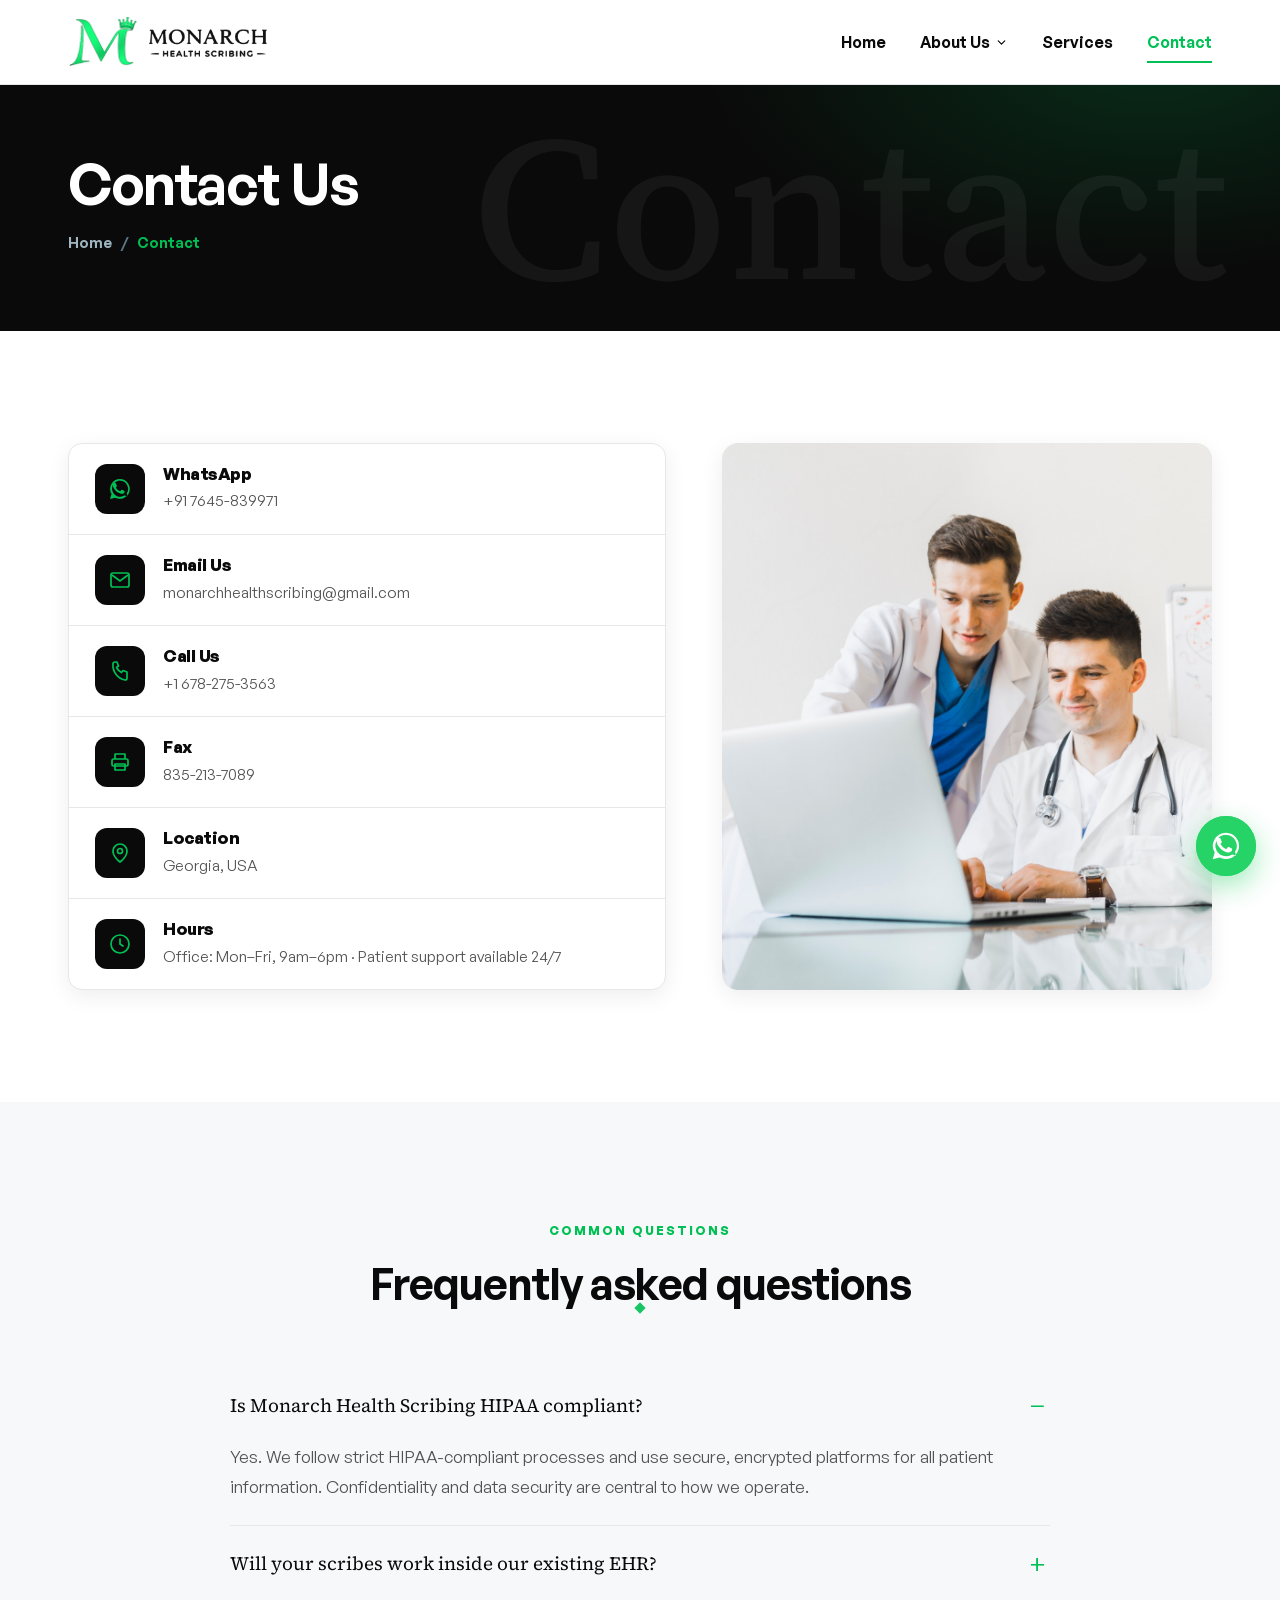
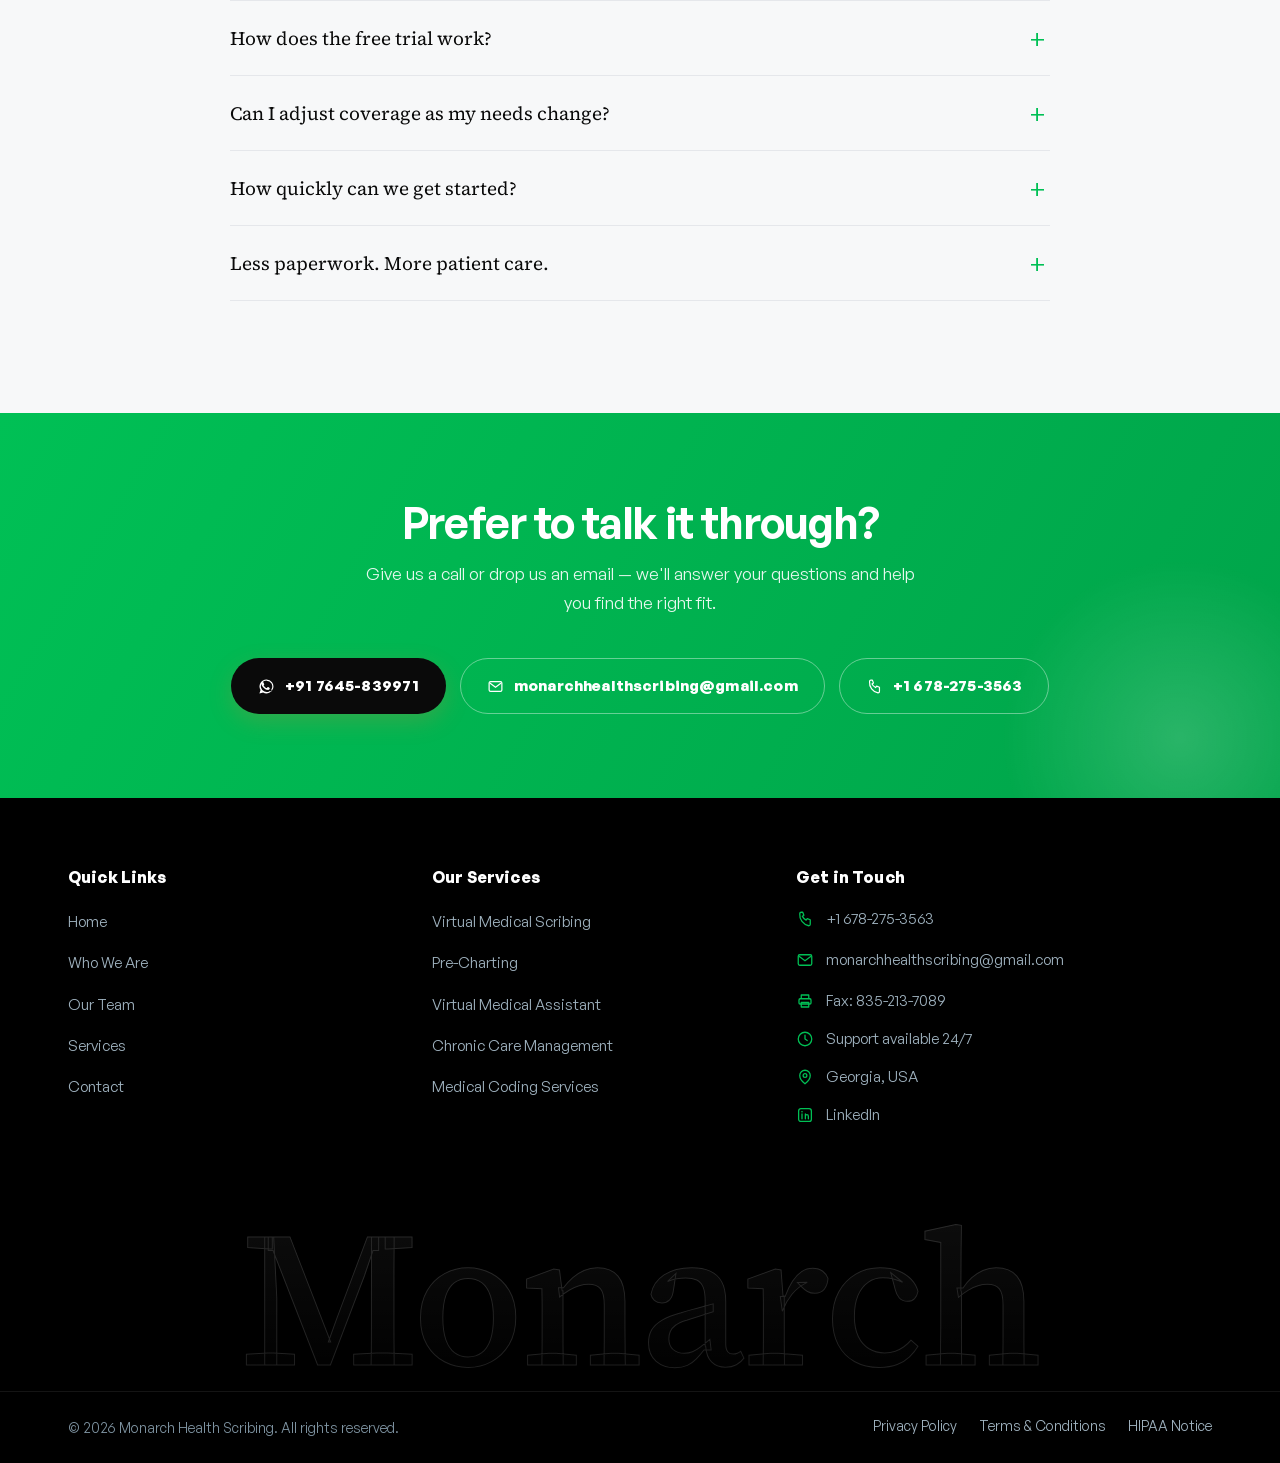
<file: contact.html>
<!DOCTYPE html>
<html lang="en">
<head>
  <meta charset="UTF-8" />
  <meta name="viewport" content="width=device-width, initial-scale=1.0" />
  <title>Contact Us | Monarch Health Scribing</title>
  <meta name="description" content="Get in touch with Monarch Health Scribing. Book a free trial, request a consultation, or ask us anything about our medical documentation and virtual care services." />
  <meta name="keywords" content="medical scribing, virtual medical scribe, pre-charting, virtual medical assistant, chronic care management, medical coding services, HIPAA-compliant documentation, EHR documentation, healthcare documentation, Monarch Health Scribing" />
  <meta name="author" content="Monarch Health Scribing" />
  <meta name="robots" content="index, follow, max-image-preview:large" />
  <meta name="theme-color" content="#00c055" />
  <link rel="canonical" href="https://www.monarchhealthscribing.com/contact.html" />
  <link rel="apple-touch-icon" href="assets/logo-green-black.png" />
  <meta property="og:type" content="website" />
  <meta property="og:site_name" content="Monarch Health Scribing" />
  <meta property="og:title" content="Contact Us | Monarch Health Scribing" />
  <meta property="og:description" content="Get in touch with Monarch Health Scribing. Book a free trial, request a consultation, or ask us anything about our medical documentation and virtual care services." />
  <meta property="og:url" content="https://www.monarchhealthscribing.com/contact.html" />
  <meta property="og:image" content="https://www.monarchhealthscribing.com/assets/img-hero.jpg" />
  <meta property="og:locale" content="en_US" />
  <meta name="twitter:card" content="summary_large_image" />
  <meta name="twitter:title" content="Contact Us | Monarch Health Scribing" />
  <meta name="twitter:description" content="Get in touch with Monarch Health Scribing. Book a free trial, request a consultation, or ask us anything about our medical documentation and virtual care services." />
  <meta name="twitter:image" content="https://www.monarchhealthscribing.com/assets/img-hero.jpg" />
  <link rel="stylesheet" href="styles.css?v=83" />
  <link rel="icon" href="assets/logo-green-black.png" />
  <script type="application/ld+json">{"@context":"https://schema.org","@type":"MedicalBusiness","@id":"https://www.monarchhealthscribing.com/#organization","name":"Monarch Health Scribing","url":"https://www.monarchhealthscribing.com/","logo":"https://www.monarchhealthscribing.com/assets/logo-green-black.png","image":"https://www.monarchhealthscribing.com/assets/img-hero.jpg","description":"Accurate, HIPAA-compliant medical scribing, pre-charting, virtual medical assistant, chronic care management and medical coding services for clinicians and practices.","email":"monarchhealthscribing@gmail.com","telephone":"+1-678-275-3563","faxNumber":"835-213-7089","address":{"@type":"PostalAddress","addressRegion":"Georgia","addressCountry":"US"},"areaServed":{"@type":"Country","name":"United States"},"sameAs":["https://www.linkedin.com/company/monarch-health-scribing"],"contactPoint":[{"@type":"ContactPoint","telephone":"+1-678-275-3563","email":"monarchhealthscribing@gmail.com","contactType":"customer service","areaServed":"US","availableLanguage":"English"}]}</script>
  <script type="application/ld+json">{"@context":"https://schema.org","@type":"BreadcrumbList","itemListElement":[{"@type":"ListItem","position":1,"name":"Home","item":"https://www.monarchhealthscribing.com/"},{"@type":"ListItem","position":2,"name":"Contact","item":"https://www.monarchhealthscribing.com/contact.html"}]}</script>
  <script type="application/ld+json">{"@context":"https://schema.org","@type":"FAQPage","mainEntity":[{"@type":"Question","name":"Is Monarch Health Scribing HIPAA compliant?","acceptedAnswer":{"@type":"Answer","text":"Yes. We follow strict HIPAA-compliant processes and use secure, encrypted platforms for all patient information. Confidentiality and data security are central to how we operate."}},{"@type":"Question","name":"Will your scribes work inside our existing EHR?","acceptedAnswer":{"@type":"Answer","text":"In most cases, yes. Our scribes are trained to document directly within your existing EHR and templates, so there's no disruptive software change for your staff."}},{"@type":"Question","name":"How does the free trial work?","acceptedAnswer":{"@type":"Answer","text":"You get one week free to experience the service, followed by 50% off your next two weeks. There's no long-term commitment, so you can decide based on real results."}},{"@type":"Question","name":"Can I adjust coverage as my needs change?","acceptedAnswer":{"@type":"Answer","text":"Absolutely. Our support is customizable and scales from part-time to full-time. You can increase or reduce coverage as your patient volume and workflow shift."}},{"@type":"Question","name":"How quickly can we get started?","acceptedAnswer":{"@type":"Answer","text":"After an initial consultation, we match and train a scribe or care team on your workflow, then begin a guided trial \u2014 typically within a couple of weeks."}}]}</script>
</head>
<body>

  <header class="site-header" id="siteHeader">
    <div class="container header-inner">
      <a class="logo" href="index.html"><img class="logo-mk" src="assets/logo-mark-only.png" alt="" /><img class="logo-wd" src="assets/logo-word-only.png" alt="Monarch Health Scribing" /></a>
      <nav class="main-nav" id="mainNav" aria-label="Primary">
        <a href="index.html">Home</a>
        <div class="nav-item has-drop">
          <a class="nav-drop-toggle">About Us <svg class="caret" viewBox="0 0 24 24" fill="none"><path d="M6 9l6 6 6-6" stroke="currentColor" stroke-width="2.2" stroke-linecap="round" stroke-linejoin="round"/></svg></a>
          <div class="nav-drop">
            <a href="about.html">Who We Are</a>
            <a href="team.html">Our Team</a>
          </div>
        </div>
        <a href="services.html">Services</a>
        <a href="contact.html" class="active">Contact</a>
      </nav>
      <button class="nav-toggle" id="navToggle" aria-label="Toggle navigation" aria-expanded="false"><span></span><span></span><span></span></button>
    </div>
  </header>

  <section class="page-head">
    <div class="container">
      <h1>Contact Us</h1>
      <p class="crumb"><a href="index.html">Home</a><span class="sep">/</span><span class="cur">Contact</span></p>
    </div>
  </section>

  <!-- ===== Contact ===== -->
  <section class="section">
    <div class="container contact-grid">
      <div class="reveal">
        <div class="contact-info">
          <div class="info-card">
            <div class="ic"><svg viewBox="0 0 24 24" fill="currentColor"><path d="M12.04 2.01a9.9 9.9 0 00-8.48 14.95L2 22l5.2-1.36A9.9 9.9 0 1012.04 2.01zm0 1.8a8.1 8.1 0 016.95 12.2l-.2.33.78 2.85-2.92-.77-.32.19a8.1 8.1 0 11-4.1-15.04zm4.5 10.3c-.07-.12-.26-.2-.55-.34-.29-.14-1.7-.84-1.96-.94-.26-.1-.45-.14-.64.14-.19.29-.74.94-.9 1.13-.17.19-.33.21-.62.07-.29-.14-1.21-.45-2.3-1.43-.85-.76-1.43-1.7-1.6-1.98-.16-.29-.02-.44.13-.58.13-.13.29-.33.43-.5.14-.17.19-.29.29-.48.1-.19.05-.36-.02-.5-.07-.14-.64-1.55-.88-2.12-.23-.56-.47-.48-.64-.49h-.55c-.19 0-.5.07-.76.36-.26.29-1 .98-1 2.38s1.02 2.76 1.17 2.95c.14.19 2.01 3.08 4.88 4.32.68.29 1.21.46 1.63.59.68.22 1.3.19 1.79.12.55-.08 1.7-.7 1.94-1.36.24-.67.24-1.24.17-1.36z"/></svg></div>
            <div><h4>WhatsApp</h4><p><a href="https://wa.me/917645839971" target="_blank" rel="noopener">+91 7645-839971</a></p></div>
          </div>
          <div class="info-card">
            <div class="ic"><svg viewBox="0 0 24 24" fill="none"><rect x="3" y="5" width="18" height="14" rx="2" stroke="currentColor" stroke-width="1.7"/><path d="M4 7l8 6 8-6" stroke="currentColor" stroke-width="1.7"/></svg></div>
            <div><h4>Email Us</h4><p><a href="mailto:monarchhealthscribing@gmail.com">monarchhealthscribing@gmail.com</a></p></div>
          </div>
          <div class="info-card">
            <div class="ic"><svg viewBox="0 0 24 24" fill="none"><path d="M5 5a2 2 0 012-2h2l1.5 4-2 1.5a12 12 0 005 5l1.5-2 4 1.5V19a2 2 0 01-2 2A15 15 0 015 5z" stroke="currentColor" stroke-width="1.7" stroke-linejoin="round"/></svg></div>
            <div><h4>Call Us</h4><p><a href="tel:+16782753563">+1 678-275-3563</a></p></div>
          </div>
          <div class="info-card">
            <div class="ic"><svg viewBox="0 0 24 24" fill="none"><path d="M7 9V4h10v5" stroke="currentColor" stroke-width="1.7" stroke-linejoin="round"/><rect x="4" y="9" width="16" height="7" rx="1.5" stroke="currentColor" stroke-width="1.7"/><path d="M7 14h10v6H7z" stroke="currentColor" stroke-width="1.7" stroke-linejoin="round"/></svg></div>
            <div><h4>Fax</h4><p>835-213-7089</p></div>
          </div>
          <div class="info-card">
            <div class="ic"><svg viewBox="0 0 24 24" fill="none"><path d="M12 21s-7-5.2-7-11a7 7 0 1114 0c0 5.8-7 11-7 11z" stroke="currentColor" stroke-width="1.7"/><circle cx="12" cy="10" r="2.5" stroke="currentColor" stroke-width="1.7"/></svg></div>
            <div><h4>Location</h4><p>Georgia, USA</p></div>
          </div>
          <div class="info-card">
            <div class="ic"><svg viewBox="0 0 24 24" fill="none"><circle cx="12" cy="12" r="9" stroke="currentColor" stroke-width="1.7"/><path d="M12 7v5l3 2" stroke="currentColor" stroke-width="1.7" stroke-linecap="round"/></svg></div>
            <div><h4>Hours</h4><p>Office: Mon–Fri, 9am–6pm · Patient support available 24/7</p></div>
          </div>
        </div>
      </div>

      <div class="contact-photo reveal" data-d="1">
        <img src="assets/img-hero.jpg" alt="The Monarch team is ready to help" loading="lazy" />
      </div>
    </div>
  </section>

  <!-- ===== FAQ ===== -->
  <section class="section section--cream">
    <div class="container">
      <div class="head-center">
        <p class="eyebrow">Common Questions</p>
        <h2>Frequently asked questions</h2>
        <span class="accent-rule"></span>
      </div>
      <div class="faq">
        <div class="faq-item open">
          <button class="faq-q" type="button">Is Monarch Health Scribing HIPAA compliant?</button>
          <div class="faq-a" style="max-height:200px"><p>Yes. We follow strict HIPAA-compliant processes and use secure, encrypted platforms for all patient information. Confidentiality and data security are central to how we operate.</p></div>
        </div>
        <div class="faq-item">
          <button class="faq-q" type="button">Will your scribes work inside our existing EHR?</button>
          <div class="faq-a"><p>In most cases, yes. Our scribes are trained to document directly within your existing EHR and templates, so there's no disruptive software change for your staff.</p></div>
        </div>
        <div class="faq-item">
          <button class="faq-q" type="button">How does the free trial work?</button>
          <div class="faq-a"><p>You get one week free to experience the service, followed by 50% off your next two weeks. There's no long-term commitment, so you can decide based on real results.</p></div>
        </div>
        <div class="faq-item">
          <button class="faq-q" type="button">Can I adjust coverage as my needs change?</button>
          <div class="faq-a"><p>Absolutely. Our support is customizable and scales from part-time to full-time. You can increase or reduce coverage as your patient volume and workflow shift.</p></div>
        </div>
        <div class="faq-item">
          <button class="faq-q" type="button">How quickly can we get started?</button>
          <div class="faq-a"><p>After an initial consultation, we match and train a scribe or care team on your workflow, then begin a guided trial — typically within a couple of weeks.</p></div>
        </div>
        <div class="faq-item">
          <button class="faq-q" type="button">Less paperwork. More patient care.</button>
          <div class="faq-a"><p>At Monarch Health Scribing LLC, our mission is to relieve the heavy administrative burden on healthcare providers. We handle your real-time charting and documentation seamlessly, allowing you to focus entirely on what matters most—your patients. Let us give you your time back and bring efficiency to your practice.</p></div>
        </div>
      </div>
    </div>
  </section>

  <!-- ===== CTA band ===== -->
  <section class="section--tight cta-band">
    <div class="container cta-inner">
      <div>
        <h2>Prefer to talk it through?</h2>
        <p>Give us a call or drop us an email — we'll answer your questions and help you find the right fit.</p>
      </div>
      <div class="cta-actions">
        <a href="https://wa.me/917645839971" target="_blank" rel="noopener" class="btn btn-gold"><svg viewBox="0 0 24 24" fill="currentColor"><path d="M12.04 2.01a9.9 9.9 0 00-8.48 14.95L2 22l5.2-1.36A9.9 9.9 0 1012.04 2.01zm0 1.8a8.1 8.1 0 016.95 12.2l-.2.33.78 2.85-2.92-.77-.32.19a8.1 8.1 0 11-4.1-15.04zm4.5 10.3c-.07-.12-.26-.2-.55-.34-.29-.14-1.7-.84-1.96-.94-.26-.1-.45-.14-.64.14-.19.29-.74.94-.9 1.13-.17.19-.33.21-.62.07-.29-.14-1.21-.45-2.3-1.43-.85-.76-1.43-1.7-1.6-1.98-.16-.29-.02-.44.13-.58.13-.13.29-.33.43-.5.14-.17.19-.29.29-.48.1-.19.05-.36-.02-.5-.07-.14-.64-1.55-.88-2.12-.23-.56-.47-.48-.64-.49h-.55c-.19 0-.5.07-.76.36-.26.29-1 .98-1 2.38s1.02 2.76 1.17 2.95c.14.19 2.01 3.08 4.88 4.32.68.29 1.21.46 1.63.59.68.22 1.3.19 1.79.12.55-.08 1.7-.7 1.94-1.36.24-.67.24-1.24.17-1.36z"/></svg> +91 7645-839971</a>
        <a href="mailto:monarchhealthscribing@gmail.com" class="btn btn-ghost-light"><svg viewBox="0 0 24 24" fill="none"><rect x="3" y="5" width="18" height="14" rx="2" stroke="currentColor" stroke-width="1.7"/><path d="M4 7l8 6 8-6" stroke="currentColor" stroke-width="1.7"/></svg> monarchhealthscribing@gmail.com</a>
        <a href="tel:+16782753563" class="btn btn-ghost-light"><svg viewBox="0 0 24 24" fill="none"><path d="M5 5a2 2 0 012-2h2l1.5 4-2 1.5a12 12 0 005 5l1.5-2 4 1.5V19a2 2 0 01-2 2A15 15 0 015 5z" stroke="currentColor" stroke-width="1.7" stroke-linejoin="round"/></svg> +1 678-275-3563</a>
      </div>
    </div>
  </section>

  <!-- ===== Footer ===== -->
  <footer class="site-footer">
    <div class="container footer-grid">
      <div class="footer-col"><h4>Quick Links</h4><ul><li><a href="index.html">Home</a></li><li><a href="about.html">Who We Are</a></li><li><a href="team.html">Our Team</a></li><li><a href="services.html">Services</a></li><li><a href="contact.html">Contact</a></li></ul></div>
      <div class="footer-col"><h4>Our Services</h4><ul><li><a href="services.html#scribing">Virtual Medical Scribing</a></li><li><a href="services.html#precharting">Pre-Charting</a></li><li><a href="services.html#vma">Virtual Medical Assistant</a></li><li><a href="services.html#ccm">Chronic Care Management</a></li><li><a href="services.html#coding">Medical Coding Services</a></li></ul></div>
      <div class="footer-col"><h4>Get in Touch</h4>
        <ul class="footer-contact">
          <li><svg viewBox="0 0 24 24" fill="none"><path d="M5 5a2 2 0 012-2h2l1.5 4-2 1.5a12 12 0 005 5l1.5-2 4 1.5V19a2 2 0 01-2 2A15 15 0 015 5z" stroke="currentColor" stroke-width="1.7" stroke-linejoin="round"/></svg> <a href="tel:+16782753563">+1 678-275-3563</a></li>
          <li><svg viewBox="0 0 24 24" fill="none"><rect x="3" y="5" width="18" height="14" rx="2" stroke="currentColor" stroke-width="1.7"/><path d="M4 7l8 6 8-6" stroke="currentColor" stroke-width="1.7"/></svg> <a href="mailto:monarchhealthscribing@gmail.com">monarchhealthscribing@gmail.com</a></li>
          <li><svg viewBox="0 0 24 24" fill="none"><path d="M7 9V4h10v5" stroke="currentColor" stroke-width="1.7" stroke-linejoin="round"/><rect x="4" y="9" width="16" height="7" rx="1.5" stroke="currentColor" stroke-width="1.7"/><path d="M7 14h10v6H7z" stroke="currentColor" stroke-width="1.7" stroke-linejoin="round"/></svg> Fax: 835-213-7089</li>
          <li><svg viewBox="0 0 24 24" fill="none"><circle cx="12" cy="12" r="9" stroke="currentColor" stroke-width="1.7"/><path d="M12 7v5l3 2" stroke="currentColor" stroke-width="1.7" stroke-linecap="round"/></svg> Support available 24/7</li>
          <li><svg viewBox="0 0 24 24" fill="none"><path d="M12 21s-7-5.2-7-11a7 7 0 1114 0c0 5.8-7 11-7 11z" stroke="currentColor" stroke-width="1.7"/><circle cx="12" cy="10" r="2.5" stroke="currentColor" stroke-width="1.7"/></svg> Georgia, USA</li>
          <li><svg viewBox="0 0 24 24" fill="none"><rect x="3.5" y="3.5" width="17" height="17" rx="3" stroke="currentColor" stroke-width="1.7"/><circle cx="8" cy="7.6" r="1.1" fill="currentColor"/><path d="M8 10.5V17M12.5 17v-3.4a2 2 0 014 0V17M12.5 10.5V17" stroke="currentColor" stroke-width="1.7" stroke-linecap="round"/></svg> <a href="https://www.linkedin.com/company/monarch-health-scribing" target="_blank" rel="noopener">LinkedIn</a></li>
        </ul>
      </div>
    </div>
    <div class="footer-bottom"><div class="container"><p>© <span id="year">2026</span> Monarch Health Scribing. All rights reserved.</p><div class="legal"><a href="#">Privacy Policy</a><a href="#">Terms &amp; Conditions</a><a href="#">HIPAA Notice</a></div></div></div>
  </footer>

  <script src="script.js?v=83"></script>
</body>
</html>
</file>
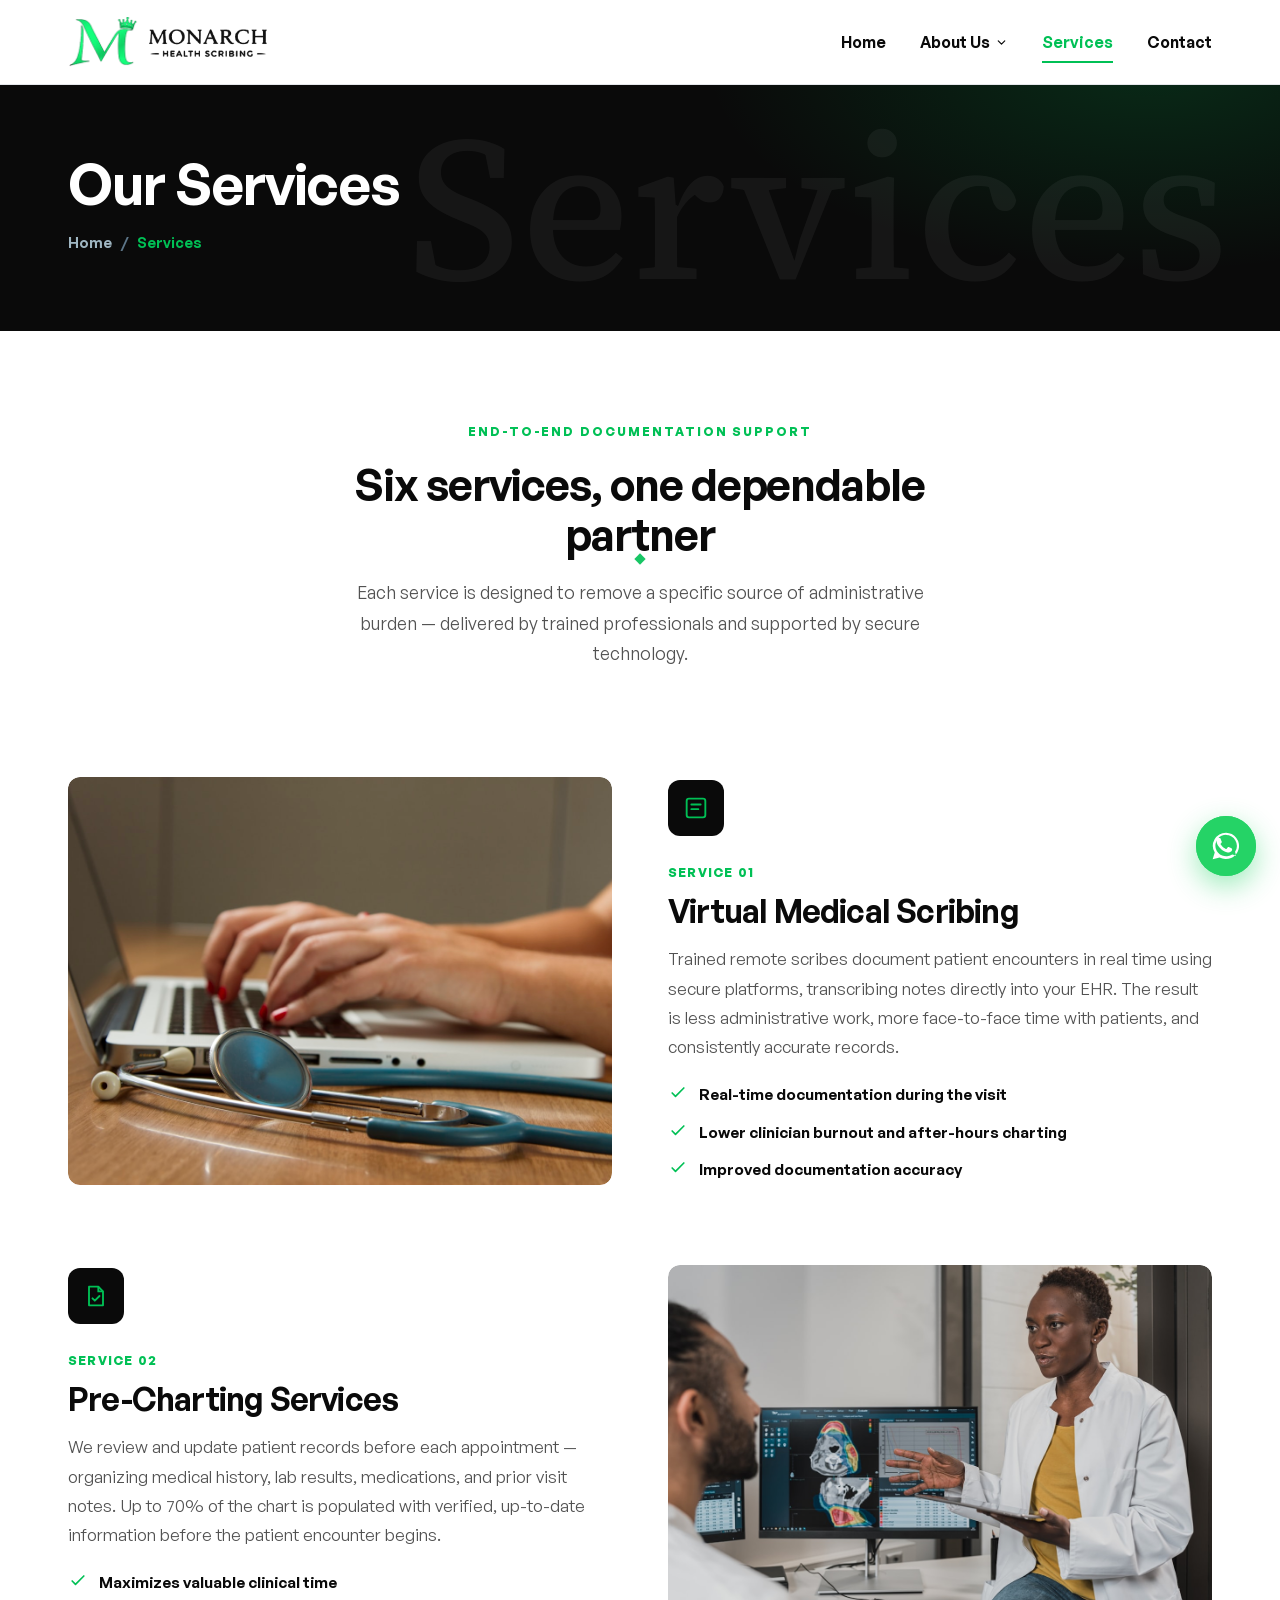
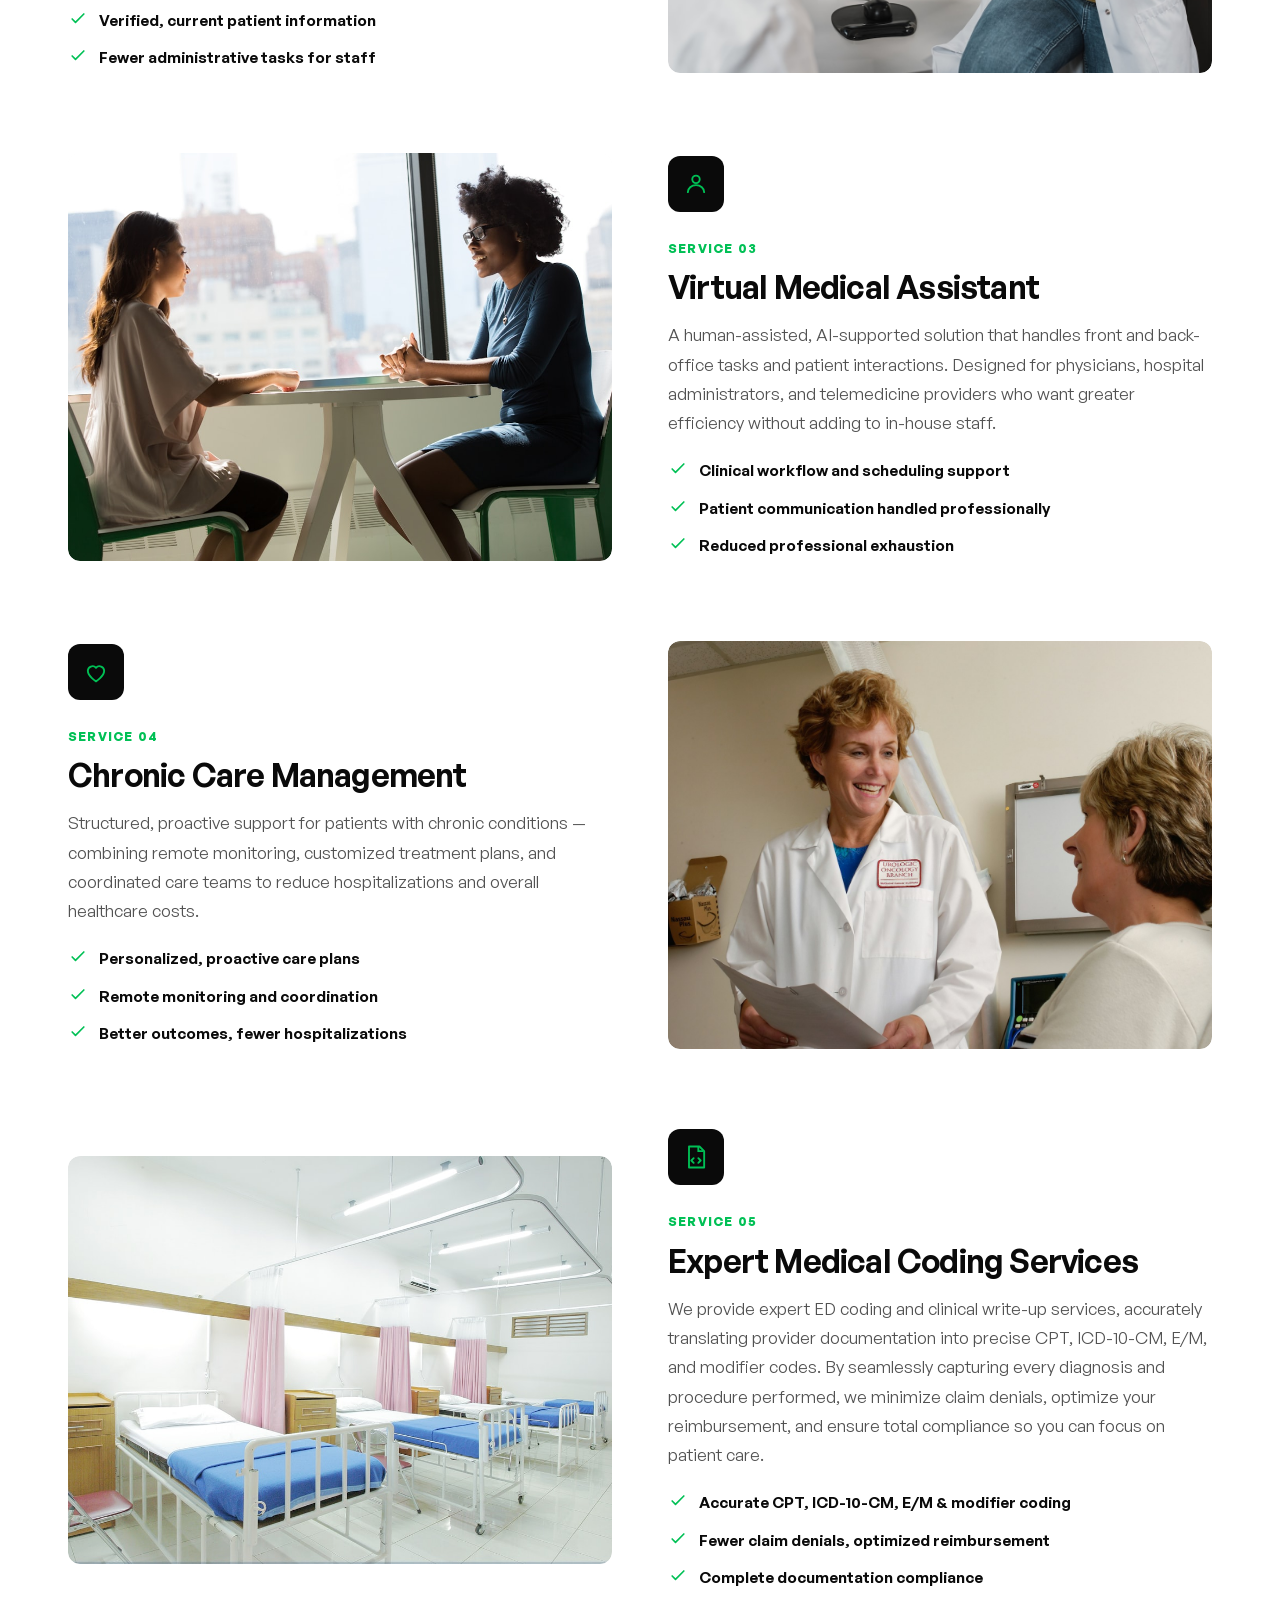
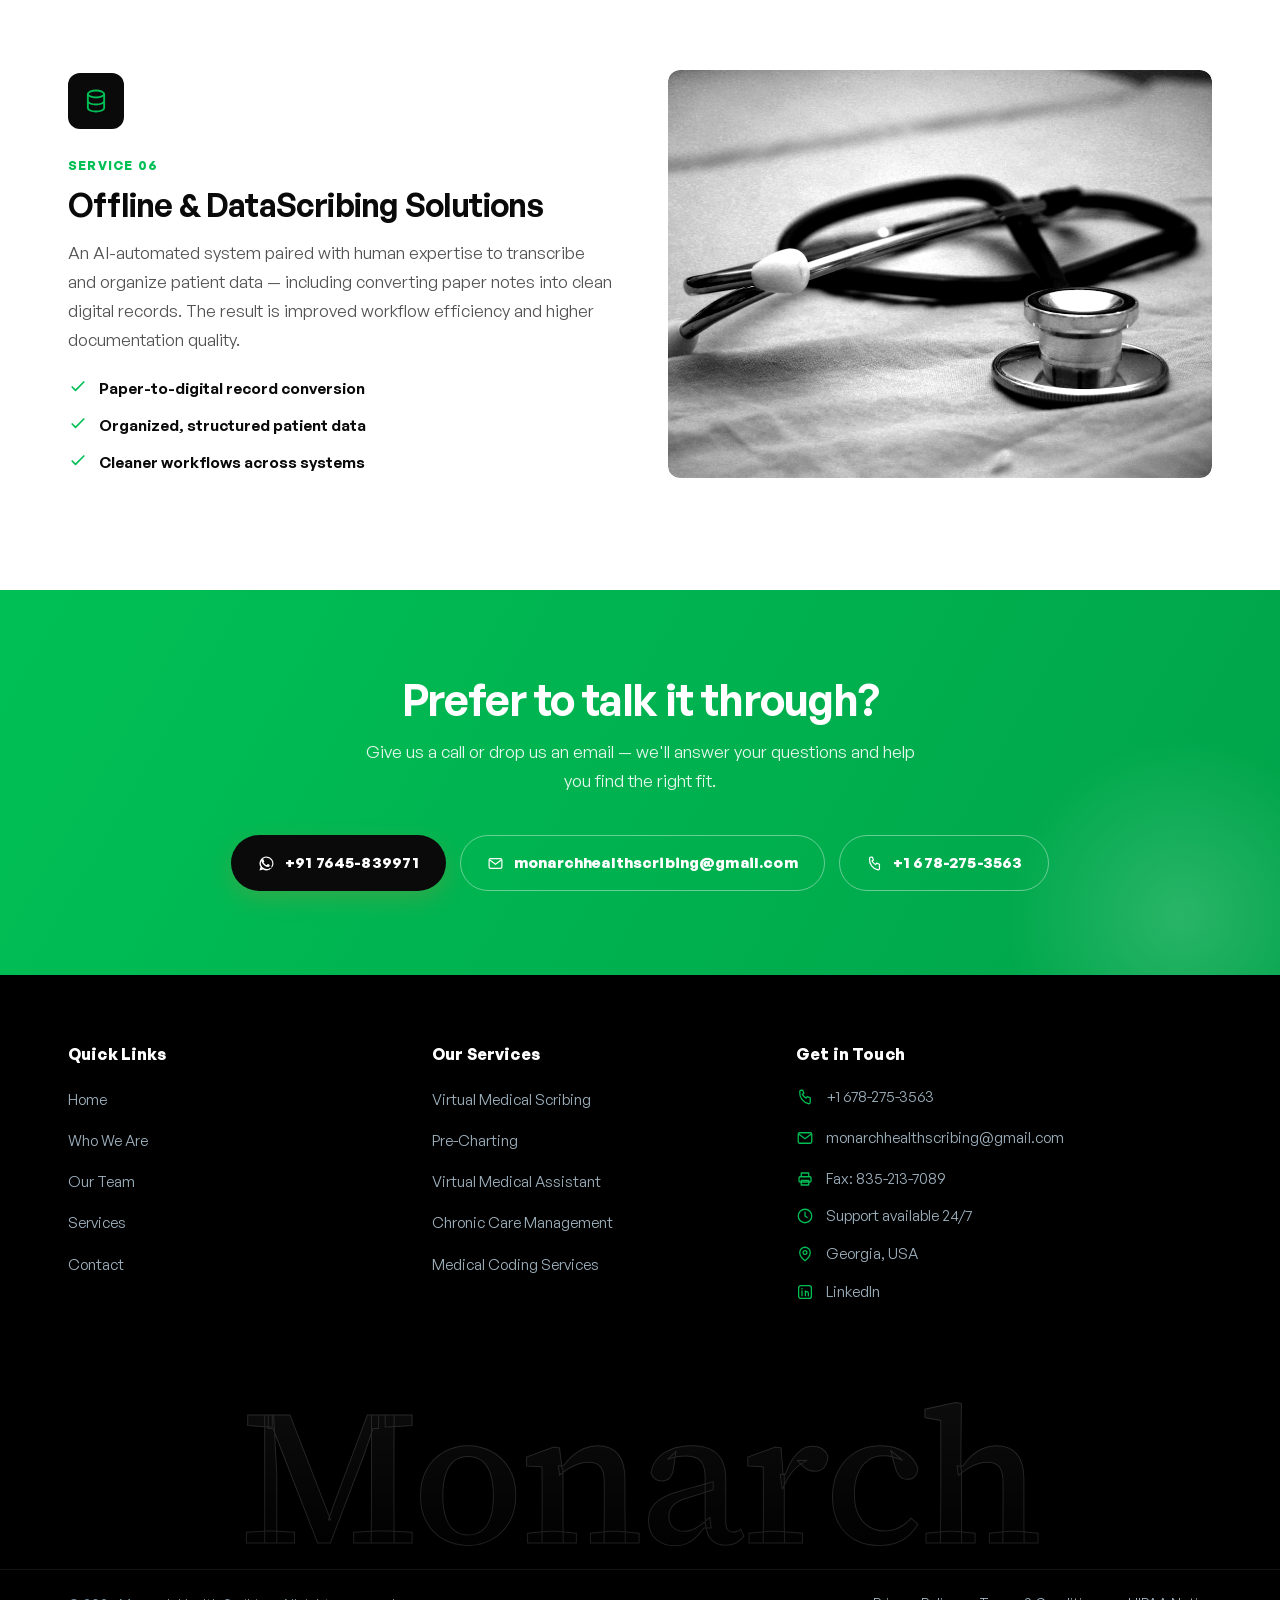
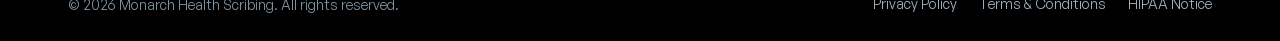
<file: services.html>
<!DOCTYPE html>
<html lang="en">
<head>
  <meta charset="UTF-8" />
  <meta name="viewport" content="width=device-width, initial-scale=1.0" />
  <title>Our Services | Monarch Health Scribing</title>
  <meta name="description" content="Explore Monarch Health Scribing services: virtual medical scribing, pre-charting, virtual medical assistants, chronic care management, expert medical coding, and offline data scribing." />
  <meta name="keywords" content="medical scribing, virtual medical scribe, pre-charting, virtual medical assistant, chronic care management, medical coding services, HIPAA-compliant documentation, EHR documentation, healthcare documentation, Monarch Health Scribing" />
  <meta name="author" content="Monarch Health Scribing" />
  <meta name="robots" content="index, follow, max-image-preview:large" />
  <meta name="theme-color" content="#00c055" />
  <link rel="canonical" href="https://www.monarchhealthscribing.com/services.html" />
  <link rel="apple-touch-icon" href="assets/logo-green-black.png" />
  <meta property="og:type" content="website" />
  <meta property="og:site_name" content="Monarch Health Scribing" />
  <meta property="og:title" content="Our Services | Monarch Health Scribing" />
  <meta property="og:description" content="Explore Monarch Health Scribing services: virtual medical scribing, pre-charting, virtual medical assistants, chronic care management, expert medical coding, and offline data scribing." />
  <meta property="og:url" content="https://www.monarchhealthscribing.com/services.html" />
  <meta property="og:image" content="https://www.monarchhealthscribing.com/assets/img-hero.jpg" />
  <meta property="og:locale" content="en_US" />
  <meta name="twitter:card" content="summary_large_image" />
  <meta name="twitter:title" content="Our Services | Monarch Health Scribing" />
  <meta name="twitter:description" content="Explore Monarch Health Scribing services: virtual medical scribing, pre-charting, virtual medical assistants, chronic care management, expert medical coding, and offline data scribing." />
  <meta name="twitter:image" content="https://www.monarchhealthscribing.com/assets/img-hero.jpg" />
  <link rel="stylesheet" href="styles.css?v=82" />
  <link rel="icon" href="assets/logo-green-black.png" />
  <script type="application/ld+json">{"@context":"https://schema.org","@type":"MedicalBusiness","@id":"https://www.monarchhealthscribing.com/#organization","name":"Monarch Health Scribing","url":"https://www.monarchhealthscribing.com/","logo":"https://www.monarchhealthscribing.com/assets/logo-green-black.png","image":"https://www.monarchhealthscribing.com/assets/img-hero.jpg","description":"Accurate, HIPAA-compliant medical scribing, pre-charting, virtual medical assistant, chronic care management and medical coding services for clinicians and practices.","email":"monarchhealthscribing@gmail.com","telephone":"+1-678-275-3563","faxNumber":"835-213-7089","address":{"@type":"PostalAddress","addressRegion":"Georgia","addressCountry":"US"},"areaServed":{"@type":"Country","name":"United States"},"sameAs":["https://www.linkedin.com/company/monarch-health-scribing"],"contactPoint":[{"@type":"ContactPoint","telephone":"+1-678-275-3563","email":"monarchhealthscribing@gmail.com","contactType":"customer service","areaServed":"US","availableLanguage":"English"}]}</script>
  <script type="application/ld+json">{"@context":"https://schema.org","@type":"BreadcrumbList","itemListElement":[{"@type":"ListItem","position":1,"name":"Home","item":"https://www.monarchhealthscribing.com/"},{"@type":"ListItem","position":2,"name":"Services","item":"https://www.monarchhealthscribing.com/services.html"}]}</script>
</head>
<body>

  <header class="site-header" id="siteHeader">
    <div class="container header-inner">
      <a class="logo" href="index.html"><img class="logo-mk" src="assets/logo-mark-only.png" alt="" /><img class="logo-wd" src="assets/logo-word-only.png" alt="Monarch Health Scribing" /></a>
      <nav class="main-nav" id="mainNav" aria-label="Primary">
        <a href="index.html">Home</a>
        <div class="nav-item has-drop">
          <a class="nav-drop-toggle">About Us <svg class="caret" viewBox="0 0 24 24" fill="none"><path d="M6 9l6 6 6-6" stroke="currentColor" stroke-width="2.2" stroke-linecap="round" stroke-linejoin="round"/></svg></a>
          <div class="nav-drop">
            <a href="about.html">Who We Are</a>
            <a href="team.html">Our Team</a>
          </div>
        </div>
        <a href="services.html" class="active">Services</a>
        <a href="contact.html">Contact</a>
      </nav>
      <button class="nav-toggle" id="navToggle" aria-label="Toggle navigation" aria-expanded="false"><span></span><span></span><span></span></button>
    </div>
  </header>

  <section class="page-head">
    <div class="container">
      <h1>Our Services</h1>
      <p class="crumb"><a href="index.html">Home</a><span class="sep">/</span><span class="cur">Services</span></p>
    </div>
  </section>

  <!-- intro -->
  <section class="section section--tight">
    <div class="container head-center" style="margin-bottom:0">
      <p class="eyebrow">End-to-End Documentation Support</p>
      <h2>Six services, one dependable partner</h2>
      <span class="accent-rule"></span>
      <p class="lede">Each service is designed to remove a specific source of administrative burden —
        delivered by trained professionals and supported by secure technology.</p>
    </div>
  </section>

  <!-- ===== Service rows ===== -->
  <section class="section" style="padding-top:24px">
    <div class="container">

      <!-- 01 -->
      <div class="svc-row reveal" id="scribing">
        <div class="svc-row-media"><img src="assets/img-laptop.jpg" alt="Virtual medical scribing in progress" loading="lazy" /></div>
        <div class="svc-row-copy">
          <div class="svc-ic"><svg viewBox="0 0 24 24" fill="none"><rect x="4" y="4" width="16" height="16" rx="2" stroke="currentColor" stroke-width="1.6"/><path d="M8 9h8M8 13h6" stroke="currentColor" stroke-width="1.6" stroke-linecap="round"/></svg></div>
          <span class="tag">Service 01</span>
          <h2>Virtual Medical Scribing</h2>
          <p>Trained remote scribes document patient encounters in real time using secure platforms,
            transcribing notes directly into your EHR. The result is less administrative work, more
            face-to-face time with patients, and consistently accurate records.</p>
          <ul>
            <li><svg viewBox="0 0 24 24" fill="none"><path d="M5 12l4 4 10-10" stroke="currentColor" stroke-width="2" stroke-linecap="round" stroke-linejoin="round"/></svg> Real-time documentation during the visit</li>
            <li><svg viewBox="0 0 24 24" fill="none"><path d="M5 12l4 4 10-10" stroke="currentColor" stroke-width="2" stroke-linecap="round" stroke-linejoin="round"/></svg> Lower clinician burnout and after-hours charting</li>
            <li><svg viewBox="0 0 24 24" fill="none"><path d="M5 12l4 4 10-10" stroke="currentColor" stroke-width="2" stroke-linecap="round" stroke-linejoin="round"/></svg> Improved documentation accuracy</li>
          </ul>
        </div>
      </div>

      <!-- 02 -->
      <div class="svc-row svc-row--reverse reveal" id="precharting">
        <div class="svc-row-media"><img src="assets/img-collab.jpg" alt="Reviewing patient records before an appointment" loading="lazy" /></div>
        <div class="svc-row-copy">
          <div class="svc-ic"><svg viewBox="0 0 24 24" fill="none"><path d="M6 4h8l4 4v12H6z" stroke="currentColor" stroke-width="1.6" stroke-linejoin="round"/><path d="M14 4v4h4" stroke="currentColor" stroke-width="1.6"/><path d="M9 14l2 2 4-4" stroke="currentColor" stroke-width="1.6" stroke-linecap="round" stroke-linejoin="round"/></svg></div>
          <span class="tag">Service 02</span>
          <h2>Pre-Charting Services</h2>
          <p>We review and update patient records before each appointment — organizing medical history,
            lab results, medications, and prior visit notes. Up to 70% of the chart is populated with
            verified, up-to-date information before the patient encounter begins.</p>
          <ul>
            <li><svg viewBox="0 0 24 24" fill="none"><path d="M5 12l4 4 10-10" stroke="currentColor" stroke-width="2" stroke-linecap="round" stroke-linejoin="round"/></svg> Maximizes valuable clinical time</li>
            <li><svg viewBox="0 0 24 24" fill="none"><path d="M5 12l4 4 10-10" stroke="currentColor" stroke-width="2" stroke-linecap="round" stroke-linejoin="round"/></svg> Verified, current patient information</li>
            <li><svg viewBox="0 0 24 24" fill="none"><path d="M5 12l4 4 10-10" stroke="currentColor" stroke-width="2" stroke-linecap="round" stroke-linejoin="round"/></svg> Fewer administrative tasks for staff</li>
          </ul>
        </div>
      </div>

      <!-- 03 -->
      <div class="svc-row reveal" id="vma">
        <div class="svc-row-media"><img src="assets/img-desk.jpg" alt="Virtual medical assistant supporting a practice" loading="lazy" /></div>
        <div class="svc-row-copy">
          <div class="svc-ic"><svg viewBox="0 0 24 24" fill="none"><circle cx="12" cy="8" r="3.2" stroke="currentColor" stroke-width="1.6"/><path d="M5 19c0-3.3 3-6 7-6s7 2.7 7 6" stroke="currentColor" stroke-width="1.6" stroke-linecap="round"/></svg></div>
          <span class="tag">Service 03</span>
          <h2>Virtual Medical Assistant</h2>
          <p>A human-assisted, AI-supported solution that handles front and back-office tasks and patient
            interactions. Designed for physicians, hospital administrators, and telemedicine providers who
            want greater efficiency without adding to in-house staff.</p>
          <ul>
            <li><svg viewBox="0 0 24 24" fill="none"><path d="M5 12l4 4 10-10" stroke="currentColor" stroke-width="2" stroke-linecap="round" stroke-linejoin="round"/></svg> Clinical workflow and scheduling support</li>
            <li><svg viewBox="0 0 24 24" fill="none"><path d="M5 12l4 4 10-10" stroke="currentColor" stroke-width="2" stroke-linecap="round" stroke-linejoin="round"/></svg> Patient communication handled professionally</li>
            <li><svg viewBox="0 0 24 24" fill="none"><path d="M5 12l4 4 10-10" stroke="currentColor" stroke-width="2" stroke-linecap="round" stroke-linejoin="round"/></svg> Reduced professional exhaustion</li>
          </ul>
        </div>
      </div>

      <!-- 04 -->
      <div class="svc-row svc-row--reverse reveal" id="ccm">
        <div class="svc-row-media"><img src="assets/img-consult.jpg" alt="Chronic care management consultation" loading="lazy" /></div>
        <div class="svc-row-copy">
          <div class="svc-ic"><svg viewBox="0 0 24 24" fill="none"><path d="M12 20s-7-4.3-7-9a4 4 0 017-2.6A4 4 0 0119 11c0 4.7-7 9-7 9z" stroke="currentColor" stroke-width="1.6" stroke-linejoin="round"/></svg></div>
          <span class="tag">Service 04</span>
          <h2>Chronic Care Management</h2>
          <p>Structured, proactive support for patients with chronic conditions — combining remote
            monitoring, customized treatment plans, and coordinated care teams to reduce hospitalizations
            and overall healthcare costs.</p>
          <ul>
            <li><svg viewBox="0 0 24 24" fill="none"><path d="M5 12l4 4 10-10" stroke="currentColor" stroke-width="2" stroke-linecap="round" stroke-linejoin="round"/></svg> Personalized, proactive care plans</li>
            <li><svg viewBox="0 0 24 24" fill="none"><path d="M5 12l4 4 10-10" stroke="currentColor" stroke-width="2" stroke-linecap="round" stroke-linejoin="round"/></svg> Remote monitoring and coordination</li>
            <li><svg viewBox="0 0 24 24" fill="none"><path d="M5 12l4 4 10-10" stroke="currentColor" stroke-width="2" stroke-linecap="round" stroke-linejoin="round"/></svg> Better outcomes, fewer hospitalizations</li>
          </ul>
        </div>
      </div>

      <!-- 05 -->
      <div class="svc-row reveal" id="coding">
        <div class="svc-row-media"><img src="assets/img-ward.jpg" alt="Accurate medical coding and clinical write-ups" loading="lazy" /></div>
        <div class="svc-row-copy">
          <div class="svc-ic"><svg viewBox="0 0 24 24" fill="none"><path d="M6 3h9l4 4v14H6z" stroke="currentColor" stroke-width="1.6" stroke-linejoin="round"/><path d="M14 3v4h4" stroke="currentColor" stroke-width="1.6"/><path d="M10 13l-2 2 2 2M14 13l2 2-2 2" stroke="currentColor" stroke-width="1.6" stroke-linecap="round" stroke-linejoin="round"/></svg></div>
          <span class="tag">Service 05</span>
          <h2>Expert Medical Coding Services</h2>
          <p>We provide expert ED coding and clinical write-up services, accurately translating provider
            documentation into precise CPT, ICD-10-CM, E/M, and modifier codes. By seamlessly capturing every
            diagnosis and procedure performed, we minimize claim denials, optimize your reimbursement, and
            ensure total compliance so you can focus on patient care.</p>
          <ul>
            <li><svg viewBox="0 0 24 24" fill="none"><path d="M5 12l4 4 10-10" stroke="currentColor" stroke-width="2" stroke-linecap="round" stroke-linejoin="round"/></svg> Accurate CPT, ICD-10-CM, E/M &amp; modifier coding</li>
            <li><svg viewBox="0 0 24 24" fill="none"><path d="M5 12l4 4 10-10" stroke="currentColor" stroke-width="2" stroke-linecap="round" stroke-linejoin="round"/></svg> Fewer claim denials, optimized reimbursement</li>
            <li><svg viewBox="0 0 24 24" fill="none"><path d="M5 12l4 4 10-10" stroke="currentColor" stroke-width="2" stroke-linecap="round" stroke-linejoin="round"/></svg> Complete documentation compliance</li>
          </ul>
        </div>
      </div>

      <!-- 06 -->
      <div class="svc-row svc-row--reverse reveal" id="offline">
        <div class="svc-row-media"><img src="assets/img-records.jpg" alt="Converting records into digital data" loading="lazy" /></div>
        <div class="svc-row-copy">
          <div class="svc-ic"><svg viewBox="0 0 24 24" fill="none"><ellipse cx="12" cy="6" rx="7" ry="3" stroke="currentColor" stroke-width="1.6"/><path d="M5 6v12c0 1.7 3.1 3 7 3s7-1.3 7-3V6" stroke="currentColor" stroke-width="1.6"/><path d="M5 12c0 1.7 3.1 3 7 3s7-1.3 7-3" stroke="currentColor" stroke-width="1.6"/></svg></div>
          <span class="tag">Service 06</span>
          <h2>Offline &amp; DataScribing Solutions</h2>
          <p>An AI-automated system paired with human expertise to transcribe and organize patient data —
            including converting paper notes into clean digital records. The result is improved workflow
            efficiency and higher documentation quality.</p>
          <ul>
            <li><svg viewBox="0 0 24 24" fill="none"><path d="M5 12l4 4 10-10" stroke="currentColor" stroke-width="2" stroke-linecap="round" stroke-linejoin="round"/></svg> Paper-to-digital record conversion</li>
            <li><svg viewBox="0 0 24 24" fill="none"><path d="M5 12l4 4 10-10" stroke="currentColor" stroke-width="2" stroke-linecap="round" stroke-linejoin="round"/></svg> Organized, structured patient data</li>
            <li><svg viewBox="0 0 24 24" fill="none"><path d="M5 12l4 4 10-10" stroke="currentColor" stroke-width="2" stroke-linecap="round" stroke-linejoin="round"/></svg> Cleaner workflows across systems</li>
          </ul>
        </div>
      </div>

    </div>
  </section>

  <!-- ===== CTA band ===== -->
  <section class="section--tight cta-band">
    <div class="container cta-inner">
      <div>
        <h2>Prefer to talk it through?</h2>
        <p>Give us a call or drop us an email — we'll answer your questions and help you find the right fit.</p>
      </div>
      <div class="cta-actions">
        <a href="https://wa.me/917645839971" target="_blank" rel="noopener" class="btn btn-gold"><svg viewBox="0 0 24 24" fill="currentColor"><path d="M12.04 2.01a9.9 9.9 0 00-8.48 14.95L2 22l5.2-1.36A9.9 9.9 0 1012.04 2.01zm0 1.8a8.1 8.1 0 016.95 12.2l-.2.33.78 2.85-2.92-.77-.32.19a8.1 8.1 0 11-4.1-15.04zm4.5 10.3c-.07-.12-.26-.2-.55-.34-.29-.14-1.7-.84-1.96-.94-.26-.1-.45-.14-.64.14-.19.29-.74.94-.9 1.13-.17.19-.33.21-.62.07-.29-.14-1.21-.45-2.3-1.43-.85-.76-1.43-1.7-1.6-1.98-.16-.29-.02-.44.13-.58.13-.13.29-.33.43-.5.14-.17.19-.29.29-.48.1-.19.05-.36-.02-.5-.07-.14-.64-1.55-.88-2.12-.23-.56-.47-.48-.64-.49h-.55c-.19 0-.5.07-.76.36-.26.29-1 .98-1 2.38s1.02 2.76 1.17 2.95c.14.19 2.01 3.08 4.88 4.32.68.29 1.21.46 1.63.59.68.22 1.3.19 1.79.12.55-.08 1.7-.7 1.94-1.36.24-.67.24-1.24.17-1.36z"/></svg> +91 7645-839971</a>
        <a href="mailto:monarchhealthscribing@gmail.com" class="btn btn-ghost-light"><svg viewBox="0 0 24 24" fill="none"><rect x="3" y="5" width="18" height="14" rx="2" stroke="currentColor" stroke-width="1.7"/><path d="M4 7l8 6 8-6" stroke="currentColor" stroke-width="1.7"/></svg> monarchhealthscribing@gmail.com</a>
        <a href="tel:+16782753563" class="btn btn-ghost-light"><svg viewBox="0 0 24 24" fill="none"><path d="M5 5a2 2 0 012-2h2l1.5 4-2 1.5a12 12 0 005 5l1.5-2 4 1.5V19a2 2 0 01-2 2A15 15 0 015 5z" stroke="currentColor" stroke-width="1.7" stroke-linejoin="round"/></svg> +1 678-275-3563</a>
      </div>
    </div>
  </section>

  <!-- ===== Footer ===== -->
  <footer class="site-footer">
    <div class="container footer-grid">
      <div class="footer-col"><h4>Quick Links</h4><ul><li><a href="index.html">Home</a></li><li><a href="about.html">Who We Are</a></li><li><a href="team.html">Our Team</a></li><li><a href="services.html">Services</a></li><li><a href="contact.html">Contact</a></li></ul></div>
      <div class="footer-col"><h4>Our Services</h4><ul><li><a href="services.html#scribing">Virtual Medical Scribing</a></li><li><a href="services.html#precharting">Pre-Charting</a></li><li><a href="services.html#vma">Virtual Medical Assistant</a></li><li><a href="services.html#ccm">Chronic Care Management</a></li><li><a href="services.html#coding">Medical Coding Services</a></li></ul></div>
      <div class="footer-col"><h4>Get in Touch</h4>
        <ul class="footer-contact">
          <li><svg viewBox="0 0 24 24" fill="none"><path d="M5 5a2 2 0 012-2h2l1.5 4-2 1.5a12 12 0 005 5l1.5-2 4 1.5V19a2 2 0 01-2 2A15 15 0 015 5z" stroke="currentColor" stroke-width="1.7" stroke-linejoin="round"/></svg> <a href="tel:+16782753563">+1 678-275-3563</a></li>
          <li><svg viewBox="0 0 24 24" fill="none"><rect x="3" y="5" width="18" height="14" rx="2" stroke="currentColor" stroke-width="1.7"/><path d="M4 7l8 6 8-6" stroke="currentColor" stroke-width="1.7"/></svg> <a href="mailto:monarchhealthscribing@gmail.com">monarchhealthscribing@gmail.com</a></li>
          <li><svg viewBox="0 0 24 24" fill="none"><path d="M7 9V4h10v5" stroke="currentColor" stroke-width="1.7" stroke-linejoin="round"/><rect x="4" y="9" width="16" height="7" rx="1.5" stroke="currentColor" stroke-width="1.7"/><path d="M7 14h10v6H7z" stroke="currentColor" stroke-width="1.7" stroke-linejoin="round"/></svg> Fax: 835-213-7089</li>
          <li><svg viewBox="0 0 24 24" fill="none"><circle cx="12" cy="12" r="9" stroke="currentColor" stroke-width="1.7"/><path d="M12 7v5l3 2" stroke="currentColor" stroke-width="1.7" stroke-linecap="round"/></svg> Support available 24/7</li>
          <li><svg viewBox="0 0 24 24" fill="none"><path d="M12 21s-7-5.2-7-11a7 7 0 1114 0c0 5.8-7 11-7 11z" stroke="currentColor" stroke-width="1.7"/><circle cx="12" cy="10" r="2.5" stroke="currentColor" stroke-width="1.7"/></svg> Georgia, USA</li>
          <li><svg viewBox="0 0 24 24" fill="none"><rect x="3.5" y="3.5" width="17" height="17" rx="3" stroke="currentColor" stroke-width="1.7"/><circle cx="8" cy="7.6" r="1.1" fill="currentColor"/><path d="M8 10.5V17M12.5 17v-3.4a2 2 0 014 0V17M12.5 10.5V17" stroke="currentColor" stroke-width="1.7" stroke-linecap="round"/></svg> <a href="https://www.linkedin.com/company/monarch-health-scribing" target="_blank" rel="noopener">LinkedIn</a></li>
        </ul>
      </div>
    </div>
    <div class="footer-bottom"><div class="container"><p>© <span id="year">2026</span> Monarch Health Scribing. All rights reserved.</p><div class="legal"><a href="#">Privacy Policy</a><a href="#">Terms &amp; Conditions</a><a href="#">HIPAA Notice</a></div></div></div>
  </footer>

  <script src="script.js?v=82"></script>
</body>
</html>
</file>
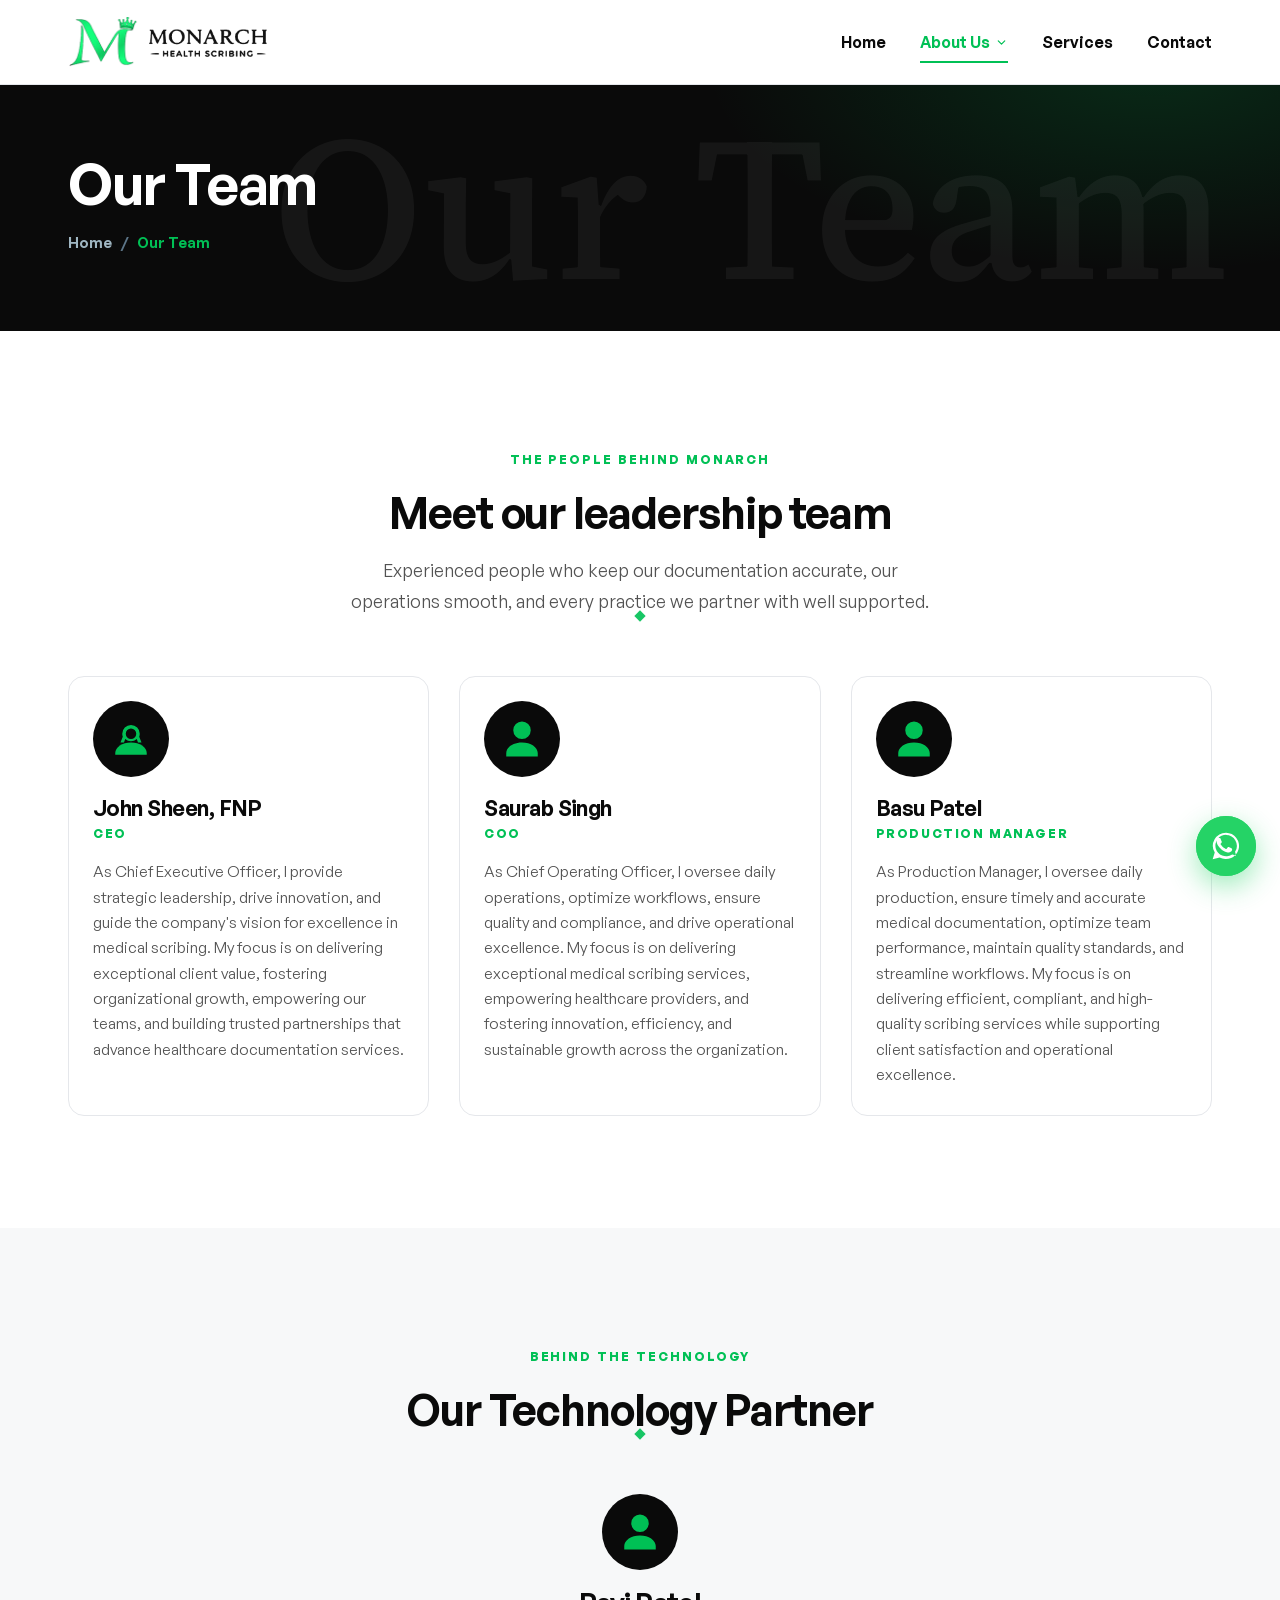
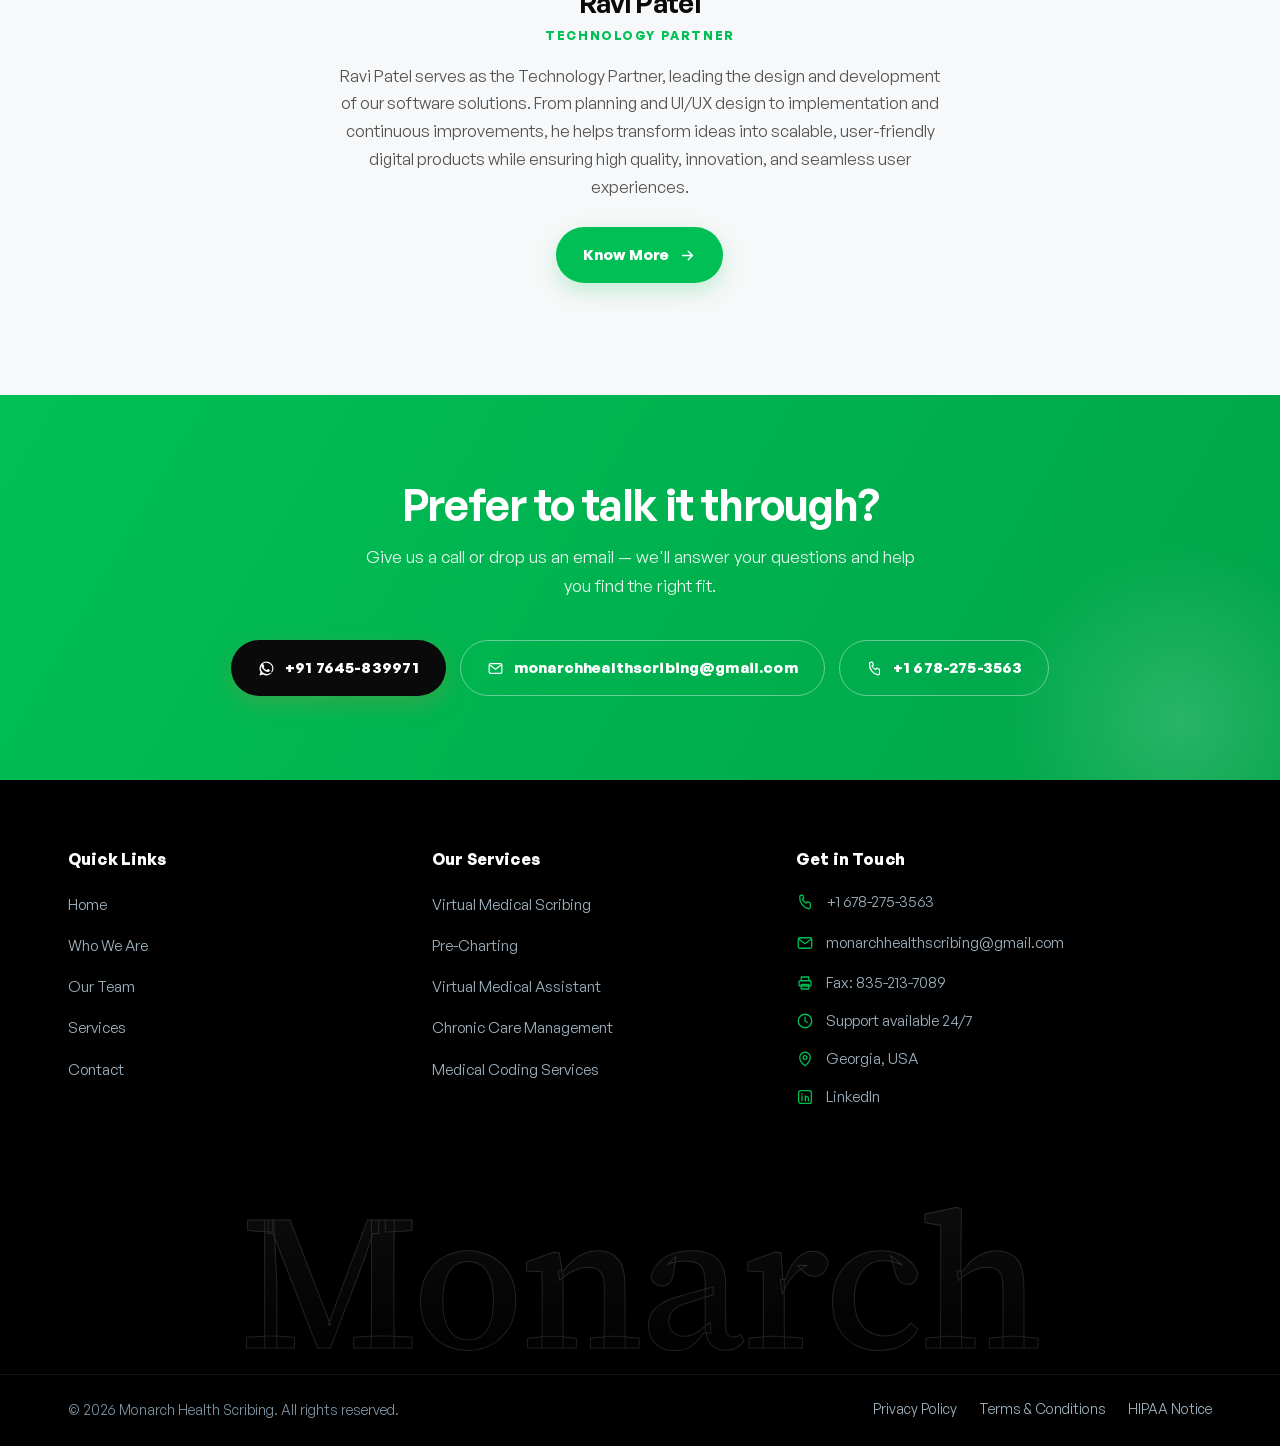
<file: team.html>
<!DOCTYPE html>
<html lang="en">
<head>
  <meta charset="UTF-8" />
  <meta name="viewport" content="width=device-width, initial-scale=1.0" />
  <title>Our Team | Monarch Health Scribing</title>
  <meta name="description" content="Meet the team behind Monarch Health Scribing — the people leading our scribing, operations, and delivery so your practice gets accurate documentation and dependable support." />
  <meta name="keywords" content="medical scribing, virtual medical scribe, pre-charting, virtual medical assistant, chronic care management, medical coding services, HIPAA-compliant documentation, EHR documentation, healthcare documentation, Monarch Health Scribing" />
  <meta name="author" content="Monarch Health Scribing" />
  <meta name="robots" content="index, follow, max-image-preview:large" />
  <meta name="theme-color" content="#00c055" />
  <link rel="canonical" href="https://www.monarchhealthscribing.com/team.html" />
  <link rel="apple-touch-icon" href="assets/logo-green-black.png" />
  <meta property="og:type" content="website" />
  <meta property="og:site_name" content="Monarch Health Scribing" />
  <meta property="og:title" content="Our Team | Monarch Health Scribing" />
  <meta property="og:description" content="Meet the team behind Monarch Health Scribing — the people leading our scribing, operations, and delivery so your practice gets accurate documentation and dependable support." />
  <meta property="og:url" content="https://www.monarchhealthscribing.com/team.html" />
  <meta property="og:image" content="https://www.monarchhealthscribing.com/assets/img-hero.jpg" />
  <meta property="og:locale" content="en_US" />
  <meta name="twitter:card" content="summary_large_image" />
  <meta name="twitter:title" content="Our Team | Monarch Health Scribing" />
  <meta name="twitter:description" content="Meet the team behind Monarch Health Scribing — the people leading our scribing, operations, and delivery so your practice gets accurate documentation and dependable support." />
  <meta name="twitter:image" content="https://www.monarchhealthscribing.com/assets/img-hero.jpg" />
  <link rel="stylesheet" href="styles.css?v=85" />
  <link rel="icon" href="assets/logo-green-black.png" />
  <script type="application/ld+json">{"@context":"https://schema.org","@type":"MedicalBusiness","@id":"https://www.monarchhealthscribing.com/#organization","name":"Monarch Health Scribing","url":"https://www.monarchhealthscribing.com/","logo":"https://www.monarchhealthscribing.com/assets/logo-green-black.png","image":"https://www.monarchhealthscribing.com/assets/img-hero.jpg","description":"Accurate, HIPAA-compliant medical scribing, pre-charting, virtual medical assistant, chronic care management and medical coding services for clinicians and practices.","email":"monarchhealthscribing@gmail.com","telephone":"+1-678-275-3563","faxNumber":"835-213-7089","address":{"@type":"PostalAddress","addressRegion":"Georgia","addressCountry":"US"},"areaServed":{"@type":"Country","name":"United States"},"sameAs":["https://www.linkedin.com/company/monarch-health-scribing"],"contactPoint":[{"@type":"ContactPoint","telephone":"+1-678-275-3563","email":"monarchhealthscribing@gmail.com","contactType":"customer service","areaServed":"US","availableLanguage":"English"}]}</script>
  <script type="application/ld+json">{"@context":"https://schema.org","@type":"BreadcrumbList","itemListElement":[{"@type":"ListItem","position":1,"name":"Home","item":"https://www.monarchhealthscribing.com/"},{"@type":"ListItem","position":2,"name":"Our Team","item":"https://www.monarchhealthscribing.com/team.html"}]}</script>
</head>
<body>

  <header class="site-header" id="siteHeader">
    <div class="container header-inner">
      <a class="logo" href="index.html"><img class="logo-mk" src="assets/logo-mark-only.png" alt="" /><img class="logo-wd" src="assets/logo-word-only.png" alt="Monarch Health Scribing" /></a>
      <nav class="main-nav" id="mainNav" aria-label="Primary">
        <a href="index.html">Home</a>
        <div class="nav-item has-drop">
          <a class="nav-drop-toggle active">About Us <svg class="caret" viewBox="0 0 24 24" fill="none"><path d="M6 9l6 6 6-6" stroke="currentColor" stroke-width="2.2" stroke-linecap="round" stroke-linejoin="round"/></svg></a>
          <div class="nav-drop">
            <a href="about.html">Who We Are</a>
            <a href="team.html" class="active">Our Team</a>
          </div>
        </div>
        <a href="services.html">Services</a>
        <a href="contact.html">Contact</a>
      </nav>
      <button class="nav-toggle" id="navToggle" aria-label="Toggle navigation" aria-expanded="false"><span></span><span></span><span></span></button>
    </div>
  </header>

  <!-- ===== Page header ===== -->
  <section class="page-head">
    <div class="container">
      <h1>Our Team</h1>
      <p class="crumb"><a href="index.html">Home</a><span class="sep">/</span><span class="cur">Our Team</span></p>
    </div>
  </section>

  <!-- ===== Team ===== -->
  <section class="section">
    <div class="container">
      <div class="head-center">
        <p class="eyebrow">The People Behind Monarch</p>
        <h2>Meet our leadership team</h2>
        <p class="lede">Experienced people who keep our documentation accurate, our operations smooth,
          and every practice we partner with well supported.</p>
        <span class="accent-rule"></span>
      </div>
      <div class="team-grid">
        <article class="team-card reveal">
          <div class="team-body">
            <div class="team-avatar"><svg viewBox="0 0 24 24" aria-hidden="true"><path d="M17 9A5 5 0 1 0 7 9c0 .6.1 1.2.3 1.7L6 14h2l.7-2a5 5 0 0 0 6.6 0l.7 2h2l-1.3-3.3c.2-.5.3-1.1.3-1.7Zm-5 3a3 3 0 1 1 0-6 3 3 0 0 1 0 6Z"/><path d="M12 14c-5 0-9 2.7-9 6v1h18v-1c0-3.3-4-6-9-6Z"/></svg></div>
            <h3>John Sheen, FNP</h3>
            <span class="team-role">CEO</span>
            <p>As Chief Executive Officer, I provide strategic leadership, drive innovation, and guide the
              company's vision for excellence in medical scribing. My focus is on delivering exceptional
              client value, fostering organizational growth, empowering our teams, and building trusted
              partnerships that advance healthcare documentation services.</p>
          </div>
        </article>
        <article class="team-card reveal" data-d="1">
          <div class="team-body">
            <div class="team-avatar"><svg viewBox="0 0 24 24" aria-hidden="true"><path d="M12 12a5 5 0 1 0 0-10 5 5 0 0 0 0 10Zm0 2c-5 0-9 2.7-9 6v2h18v-2c0-3.3-4-6-9-6Z"/></svg></div>
            <h3>Saurab Singh</h3>
            <span class="team-role">COO</span>
            <p>As Chief Operating Officer, I oversee daily operations, optimize workflows, ensure quality and
              compliance, and drive operational excellence. My focus is on delivering exceptional medical
              scribing services, empowering healthcare providers, and fostering innovation, efficiency, and
              sustainable growth across the organization.</p>
          </div>
        </article>
        <article class="team-card reveal" data-d="2">
          <div class="team-body">
            <div class="team-avatar"><svg viewBox="0 0 24 24" aria-hidden="true"><path d="M12 12a5 5 0 1 0 0-10 5 5 0 0 0 0 10Zm0 2c-5 0-9 2.7-9 6v2h18v-2c0-3.3-4-6-9-6Z"/></svg></div>
            <h3>Basu Patel</h3>
            <span class="team-role">Production Manager</span>
            <p>As Production Manager, I oversee daily production, ensure timely and accurate medical
              documentation, optimize team performance, maintain quality standards, and streamline
              workflows. My focus is on delivering efficient, compliant, and high-quality scribing services
              while supporting client satisfaction and operational excellence.</p>
          </div>
        </article>
      </div>
    </div>
  </section>

  <!-- ===== Technology Partner ===== -->
  <section class="section section--cream">
    <div class="container">
      <div class="head-center">
        <p class="eyebrow">Behind the Technology</p>
        <h2>Our Technology Partner</h2>
        <span class="accent-rule"></span>
      </div>
      <div class="tech-partner reveal">
        <div class="team-avatar tp-avatar"><svg viewBox="0 0 24 24" aria-hidden="true"><path d="M12 12a5 5 0 1 0 0-10 5 5 0 0 0 0 10Zm0 2c-5 0-9 2.7-9 6v2h18v-2c0-3.3-4-6-9-6Z"/></svg></div>
        <h3>Ravi Patel</h3>
        <span class="team-role">Technology Partner</span>
        <p>Ravi Patel serves as the Technology Partner, leading the design and development of our software
          solutions. From planning and UI/UX design to implementation and continuous improvements, he helps
          transform ideas into scalable, user-friendly digital products while ensuring high quality,
          innovation, and seamless user experiences.</p>
        <a href="#" class="btn btn-primary" style="margin-top:26px">Know More
          <svg viewBox="0 0 24 24" fill="none"><path d="M5 12h14M13 6l6 6-6 6" stroke="currentColor" stroke-width="2" stroke-linecap="round" stroke-linejoin="round"/></svg>
        </a>
      </div>
    </div>
  </section>

  <!-- ===== CTA band ===== -->
  <section class="section--tight cta-band">
    <div class="container cta-inner">
      <div>
        <h2>Prefer to talk it through?</h2>
        <p>Give us a call or drop us an email — we'll answer your questions and help you find the right fit.</p>
      </div>
      <div class="cta-actions">
        <a href="https://wa.me/917645839971" target="_blank" rel="noopener" class="btn btn-gold"><svg viewBox="0 0 24 24" fill="currentColor"><path d="M12.04 2.01a9.9 9.9 0 00-8.48 14.95L2 22l5.2-1.36A9.9 9.9 0 1012.04 2.01zm0 1.8a8.1 8.1 0 016.95 12.2l-.2.33.78 2.85-2.92-.77-.32.19a8.1 8.1 0 11-4.1-15.04zm4.5 10.3c-.07-.12-.26-.2-.55-.34-.29-.14-1.7-.84-1.96-.94-.26-.1-.45-.14-.64.14-.19.29-.74.94-.9 1.13-.17.19-.33.21-.62.07-.29-.14-1.21-.45-2.3-1.43-.85-.76-1.43-1.7-1.6-1.98-.16-.29-.02-.44.13-.58.13-.13.29-.33.43-.5.14-.17.19-.29.29-.48.1-.19.05-.36-.02-.5-.07-.14-.64-1.55-.88-2.12-.23-.56-.47-.48-.64-.49h-.55c-.19 0-.5.07-.76.36-.26.29-1 .98-1 2.38s1.02 2.76 1.17 2.95c.14.19 2.01 3.08 4.88 4.32.68.29 1.21.46 1.63.59.68.22 1.3.19 1.79.12.55-.08 1.7-.7 1.94-1.36.24-.67.24-1.24.17-1.36z"/></svg> +91 7645-839971</a>
        <a href="mailto:monarchhealthscribing@gmail.com" class="btn btn-ghost-light"><svg viewBox="0 0 24 24" fill="none"><rect x="3" y="5" width="18" height="14" rx="2" stroke="currentColor" stroke-width="1.7"/><path d="M4 7l8 6 8-6" stroke="currentColor" stroke-width="1.7"/></svg> monarchhealthscribing@gmail.com</a>
        <a href="tel:+16782753563" class="btn btn-ghost-light"><svg viewBox="0 0 24 24" fill="none"><path d="M5 5a2 2 0 012-2h2l1.5 4-2 1.5a12 12 0 005 5l1.5-2 4 1.5V19a2 2 0 01-2 2A15 15 0 015 5z" stroke="currentColor" stroke-width="1.7" stroke-linejoin="round"/></svg> +1 678-275-3563</a>
      </div>
    </div>
  </section>

  <!-- ===== Footer ===== -->
  <footer class="site-footer">
    <div class="container footer-grid">
      <div class="footer-col"><h4>Quick Links</h4><ul><li><a href="index.html">Home</a></li><li><a href="about.html">Who We Are</a></li><li><a href="team.html">Our Team</a></li><li><a href="services.html">Services</a></li><li><a href="contact.html">Contact</a></li></ul></div>
      <div class="footer-col"><h4>Our Services</h4><ul><li><a href="services.html">Virtual Medical Scribing</a></li><li><a href="services.html">Pre-Charting</a></li><li><a href="services.html">Virtual Medical Assistant</a></li><li><a href="services.html">Chronic Care Management</a></li><li><a href="services.html">Medical Coding Services</a></li></ul></div>
      <div class="footer-col"><h4>Get in Touch</h4>
        <ul class="footer-contact">
          <li><svg viewBox="0 0 24 24" fill="none"><path d="M5 5a2 2 0 012-2h2l1.5 4-2 1.5a12 12 0 005 5l1.5-2 4 1.5V19a2 2 0 01-2 2A15 15 0 015 5z" stroke="currentColor" stroke-width="1.7" stroke-linejoin="round"/></svg> <a href="tel:+16782753563">+1 678-275-3563</a></li>
          <li><svg viewBox="0 0 24 24" fill="none"><rect x="3" y="5" width="18" height="14" rx="2" stroke="currentColor" stroke-width="1.7"/><path d="M4 7l8 6 8-6" stroke="currentColor" stroke-width="1.7"/></svg> <a href="mailto:monarchhealthscribing@gmail.com">monarchhealthscribing@gmail.com</a></li>
          <li><svg viewBox="0 0 24 24" fill="none"><path d="M7 9V4h10v5" stroke="currentColor" stroke-width="1.7" stroke-linejoin="round"/><rect x="4" y="9" width="16" height="7" rx="1.5" stroke="currentColor" stroke-width="1.7"/><path d="M7 14h10v6H7z" stroke="currentColor" stroke-width="1.7" stroke-linejoin="round"/></svg> Fax: 835-213-7089</li>
          <li><svg viewBox="0 0 24 24" fill="none"><circle cx="12" cy="12" r="9" stroke="currentColor" stroke-width="1.7"/><path d="M12 7v5l3 2" stroke="currentColor" stroke-width="1.7" stroke-linecap="round"/></svg> Support available 24/7</li>
          <li><svg viewBox="0 0 24 24" fill="none"><path d="M12 21s-7-5.2-7-11a7 7 0 1114 0c0 5.8-7 11-7 11z" stroke="currentColor" stroke-width="1.7"/><circle cx="12" cy="10" r="2.5" stroke="currentColor" stroke-width="1.7"/></svg> Georgia, USA</li>
          <li><svg viewBox="0 0 24 24" fill="none"><rect x="3.5" y="3.5" width="17" height="17" rx="3" stroke="currentColor" stroke-width="1.7"/><circle cx="8" cy="7.6" r="1.1" fill="currentColor"/><path d="M8 10.5V17M12.5 17v-3.4a2 2 0 014 0V17M12.5 10.5V17" stroke="currentColor" stroke-width="1.7" stroke-linecap="round"/></svg> <a href="https://www.linkedin.com/company/monarch-health-scribing" target="_blank" rel="noopener">LinkedIn</a></li>
        </ul>
      </div>
    </div>
    <div class="footer-bottom"><div class="container"><p>© <span id="year">2026</span> Monarch Health Scribing. All rights reserved.</p><div class="legal"><a href="#">Privacy Policy</a><a href="#">Terms &amp; Conditions</a><a href="#">HIPAA Notice</a></div></div></div>
  </footer>

  <script src="script.js?v=85"></script>
</body>
</html>
</file>
<file: styles.css>
/* ===== Self-hosted fonts (General Sans + Source Serif 4 — same as rapidops.com) ===== */
@font-face { font-family:"General Sans"; src:url("assets/fonts/GeneralSans-300.woff2") format("woff2"); font-weight:300; font-style:normal; font-display:swap; }
@font-face { font-family:"General Sans"; src:url("assets/fonts/GeneralSans-400.woff2") format("woff2"); font-weight:400; font-style:normal; font-display:swap; }
@font-face { font-family:"General Sans"; src:url("assets/fonts/GeneralSans-500.woff2") format("woff2"); font-weight:500; font-style:normal; font-display:swap; }
@font-face { font-family:"General Sans"; src:url("assets/fonts/GeneralSans-600.woff2") format("woff2"); font-weight:600; font-style:normal; font-display:swap; }
@font-face { font-family:"General Sans"; src:url("assets/fonts/GeneralSans-700.woff2") format("woff2"); font-weight:700; font-style:normal; font-display:swap; }
@font-face { font-family:"Source Serif 4"; src:url("assets/fonts/SourceSerif4-normal.woff2") format("woff2"); font-weight:200 900; font-style:normal; font-display:swap; }
@font-face { font-family:"Source Serif 4"; src:url("assets/fonts/SourceSerif4-italic.woff2") format("woff2"); font-weight:200 900; font-style:italic; font-display:swap; }

/* ==========================================================================
   Monarch Health Scribing — shared stylesheet (multi-page)
   Professional healthcare-services design system
   Palette: deep navy · medical teal · warm gold · warm neutrals
   Type: Source Serif 4 (serif headings) · General Sans (sans body)
   ========================================================================== */

:root {
  --navy:       #0f2c44;
  --navy-deep:  #0a2133;
  --teal:       #0f7368;
  --teal-dark:  #0b554d;
  --teal-soft:  #e6f1ef;
  --gold:       #b8893f;
  --gold-soft:  #f3ead9;

  --ink:        #16242e;
  --muted:      #56666f;
  --faint:      #8696a0;
  --line:       #e4e8ea;
  --line-warm:  #e9e3d6;

  --white:      #ffffff;
  --cream:      #f8f5ef;
  --mist:       #eef4f4;
  --panel:      #f6f8f9;

  --maxw: 1200px;
  --radius: 6px;
  --shadow-sm: 0 1px 2px rgba(15,44,68,.06), 0 2px 8px rgba(15,44,68,.05);
  --shadow-md: 0 10px 30px rgba(15,44,68,.10);
  --shadow-lg: 0 24px 60px rgba(15,44,68,.14);

  --serif: "Source Serif 4", Georgia, "Times New Roman", serif;
  --sans:  "General Sans", -apple-system, BlinkMacSystemFont, "Segoe UI", sans-serif;

  --ease: cubic-bezier(.22,.61,.36,1);
}

*, *::before, *::after { box-sizing: border-box; }
* { margin: 0; padding: 0; }

html { scroll-behavior: smooth; -webkit-text-size-adjust: 100%; }

body {
  font-family: var(--sans);
  font-size: 17px;
  line-height: 1.72;
  color: var(--ink);
  background: var(--white);
  -webkit-font-smoothing: antialiased;
}

img { max-width: 100%; display: block; }
a { color: inherit; text-decoration: none; }

h1, h2, h3, h4 { font-family: var(--serif); font-weight: 500; color: var(--navy);
  line-height: 1.16; letter-spacing: -.01em; }
h1 { font-size: clamp(2.3rem, 4.6vw, 3.5rem); }
h2 { font-size: clamp(1.9rem, 3.4vw, 2.7rem); }
h3 { font-size: 1.35rem; }
p  { color: var(--muted); }
strong { color: var(--ink); font-weight: 700; }

.container { max-width: var(--maxw); margin: 0 auto; padding: 0 28px; }

/* ---- shared section helpers ---- */
.section { padding: 96px 0; }
.section--tight { padding: 72px 0; }
.section--cream { background: var(--cream); }
.section--mist  { background: var(--mist); }
.section--navy  { background: var(--navy); color: #cfdbe4; }
.section--navy h2, .section--navy h3 { color: #fff; }

.eyebrow { display: inline-flex; align-items: center; gap: 9px;
  font-family: var(--sans); font-weight: 700; font-size: .76rem; letter-spacing: .16em;
  text-transform: uppercase; color: var(--teal); margin-bottom: 16px; }
.eyebrow::before { content: ""; width: 26px; height: 2px; background: var(--gold); display: inline-block; }
.section--navy .eyebrow { color: #7fd0c6; }

.lede { font-size: 1.12rem; color: var(--muted); max-width: 60ch; }
.section--navy .lede { color: #bcccd6; }

.head-center { text-align: center; max-width: 760px; margin: 0 auto 56px; }
.head-center .eyebrow::before { display: none; }
.head-center .lede { margin: 18px auto 0; }

/* underline accent under serif headings */
.accent-rule { width: 56px; height: 3px; background: var(--gold); border-radius: 2px; margin-top: 22px; }
.head-center .accent-rule { margin: 22px auto 0; }

/* ---- buttons ---- */
.btn { display: inline-flex; align-items: center; gap: 10px; cursor: pointer;
  font-family: var(--sans); font-weight: 700; font-size: .95rem; letter-spacing: .01em;
  padding: 14px 26px; border-radius: var(--radius); border: 1.5px solid transparent;
  transition: background .2s, color .2s, border-color .2s, transform .2s, box-shadow .2s; }
.btn svg { width: 17px; height: 17px; transition: transform .2s var(--ease); }
.btn:hover svg { transform: translateX(3px); }
.btn-primary { background: var(--teal); color: #fff; box-shadow: 0 8px 22px rgba(15,115,104,.22); }
.btn-primary:hover { background: var(--teal-dark); transform: translateY(-2px); box-shadow: 0 12px 28px rgba(15,115,104,.3); }
.btn-gold { background: var(--gold); color: #2a1d05; box-shadow: 0 8px 22px rgba(184,137,63,.26); }
.btn-gold:hover { background: #a5792f; transform: translateY(-2px); }
.btn-outline { background: transparent; color: var(--navy); border-color: #cbd5da; }
.btn-outline:hover { border-color: var(--teal); color: var(--teal); }
.btn-light { background: #fff; color: var(--navy); }
.btn-light:hover { background: var(--gold-soft); transform: translateY(-2px); }
.btn-ghost-light { background: transparent; color: #fff; border-color: rgba(255,255,255,.4); }
.btn-ghost-light:hover { background: rgba(255,255,255,.1); border-color: #fff; }

/* ==========================================================================
   Top utility bar
   ========================================================================== */
.topbar { background: var(--navy-deep); color: #b6c6d1; font-size: .82rem; }
.topbar-inner { display: flex; justify-content: space-between; align-items: center;
  min-height: 42px; gap: 18px; }
.topbar a { color: #c4d2db; transition: color .2s; }
.topbar a:hover { color: #fff; }
.topbar-left { display: flex; align-items: center; gap: 16px; }
.topbar-left .ic { color: var(--gold); margin-right: 6px; }
.topbar .sep { width: 1px; height: 14px; background: rgba(255,255,255,.18); }
.topbar-right { display: flex; align-items: center; gap: 18px; }
.badge-hipaa { display: inline-flex; align-items: center; gap: 7px; color: #9fb6c2;
  letter-spacing: .04em; }
.badge-hipaa::before { content: ""; width: 7px; height: 7px; border-radius: 50%;
  background: #38c9a8; box-shadow: 0 0 0 3px rgba(56,201,168,.2); }
.topbar-social { display: flex; gap: 12px; }
.topbar-social a { font-weight: 700; font-size: .72rem; letter-spacing: .06em; }

/* ==========================================================================
   Header / nav
   ========================================================================== */
.site-header { position: sticky; top: 0; z-index: 60; background: #fff;
  border-bottom: 1px solid var(--line); transition: box-shadow .25s; }
.site-header.scrolled { box-shadow: 0 6px 24px rgba(15,44,68,.08); }
.header-inner { display: flex; align-items: center; gap: 24px; min-height: 84px; }

.logo { display: flex; align-items: center; gap: 13px; margin-right: auto; }
.logo-mark { width: 46px; height: 46px; object-fit: contain;
  filter: drop-shadow(0 4px 8px rgba(184,137,63,.25)); }
.logo-text { font-family: var(--serif); font-weight: 600; font-size: 1.4rem; color: var(--navy);
  line-height: 1; letter-spacing: -.01em; }
.logo-text small { display: block; font-family: var(--sans); font-weight: 600; font-size: .58rem;
  letter-spacing: .28em; text-transform: uppercase; color: var(--gold); margin-top: 5px; }

.main-nav { display: flex; align-items: center; gap: 34px; }
.main-nav a { position: relative; font-weight: 600; font-size: .98rem; color: var(--navy);
  padding: 8px 0; transition: color .2s; }
.main-nav a::after { content: ""; position: absolute; left: 0; bottom: 0; height: 2px; width: 0;
  background: var(--teal); transition: width .25s var(--ease); }
.main-nav a:hover { color: var(--teal); }
.main-nav a:hover::after, .main-nav a.active::after { width: 100%; }
.main-nav a.active { color: var(--teal); }

.nav-toggle { display: none; width: 44px; height: 44px; border: 1px solid var(--line);
  border-radius: var(--radius); background: #fff; cursor: pointer; flex-direction: column;
  justify-content: center; align-items: center; gap: 5px; }
.nav-toggle span { width: 20px; height: 2px; background: var(--navy); border-radius: 2px;
  transition: transform .25s, opacity .2s; }
.nav-toggle[aria-expanded="true"] span:nth-child(1) { transform: translateY(7px) rotate(45deg); }
.nav-toggle[aria-expanded="true"] span:nth-child(2) { opacity: 0; }
.nav-toggle[aria-expanded="true"] span:nth-child(3) { transform: translateY(-7px) rotate(-45deg); }

/* ==========================================================================
   Home — hero
   ========================================================================== */
.hero { position: relative; background: var(--cream); overflow: hidden; }
.hero::before { content: ""; position: absolute; top: -120px; right: -120px; width: 520px; height: 520px;
  background: radial-gradient(circle, rgba(15,115,104,.07), transparent 70%); border-radius: 50%; }
.hero-grid { display: grid; grid-template-columns: 1.05fr .95fr; gap: 60px; align-items: center;
  padding-top: 84px; padding-bottom: 90px; position: relative; }
.hero-copy h1 { color: var(--navy); margin-bottom: 22px; }
.hero-copy h1 .em { color: var(--teal); font-style: italic; }
.hero-copy .lede { margin-bottom: 30px; }
.hero-actions { display: flex; flex-wrap: wrap; gap: 14px; margin-bottom: 34px; }
.hero-trust { display: flex; flex-wrap: wrap; gap: 22px 30px; padding-top: 26px;
  border-top: 1px solid var(--line-warm); }
.hero-trust .t { display: flex; align-items: center; gap: 10px; font-size: .92rem; font-weight: 600;
  color: var(--navy); }
.hero-trust .t svg { width: 20px; height: 20px; color: var(--teal); flex: none; }

.hero-media { position: relative; }
.hero-media .photo-main { border-radius: 12px; overflow: hidden; box-shadow: var(--shadow-lg);
  aspect-ratio: 4 / 4.5; }
.hero-media .photo-main img { width: 100%; height: 100%; object-fit: cover; }
.hero-stat-card { position: absolute; left: -28px; bottom: 36px; background: #fff;
  border-radius: 10px; padding: 20px 24px; box-shadow: var(--shadow-md);
  border: 1px solid var(--line); display: flex; align-items: center; gap: 16px; }
.hero-stat-card .num { font-family: var(--serif); font-size: 2.2rem; color: var(--teal); font-weight: 600;
  line-height: 1; }
.hero-stat-card .lbl { font-size: .85rem; color: var(--muted); max-width: 14ch; line-height: 1.35; }
.hero-badge-top { position: absolute; right: -16px; top: 28px; background: var(--navy); color: #fff;
  padding: 12px 18px; border-radius: 10px; box-shadow: var(--shadow-md); display: flex; gap: 11px;
  align-items: center; }
.hero-badge-top .bt-ic { width: 34px; height: 34px; border-radius: 8px; background: rgba(255,255,255,.12);
  display: grid; place-items: center; color: var(--gold); }
.hero-badge-top b { font-size: .9rem; display: block; }
.hero-badge-top em { font-style: normal; font-size: .72rem; color: #9fb6c2; }

/* ==========================================================================
   Intro / about-strip (two column with image)
   ========================================================================== */
.split { display: grid; grid-template-columns: 1fr 1fr; gap: 60px; align-items: center; }
.split--reverse .split-media { order: 2; }
.split-media { position: relative; }
.split-media img { border-radius: 12px; box-shadow: var(--shadow-md); width: 100%;
  aspect-ratio: 5 / 4; object-fit: cover; }
.split-media .frame-accent { position: absolute; inset: 16px -16px -16px 16px; border: 2px solid var(--gold);
  border-radius: 12px; z-index: -1; }
.split-copy h2 { margin-bottom: 8px; }
.split-copy .lede { margin: 26px 0; }

.check-list { list-style: none; display: grid; gap: 14px; margin: 26px 0 32px; }
.check-list li { display: flex; gap: 13px; align-items: flex-start; color: var(--ink); font-weight: 600; }
.check-list li span.c { flex: none; width: 24px; height: 24px; border-radius: 50%;
  background: var(--teal-soft); color: var(--teal); display: grid; place-items: center;
  font-size: .72rem; font-weight: 800; margin-top: 3px; }
.check-list li em { display: block; font-style: normal; font-weight: 400; color: var(--muted);
  font-size: .95rem; margin-top: 2px; }

/* ==========================================================================
   Service cards (grid)
   ========================================================================== */
.cards-grid { display: grid; grid-template-columns: repeat(3, 1fr); gap: 26px; }
.svc-card { background: #fff; border: 1px solid var(--line); border-radius: 10px; padding: 34px 30px;
  transition: transform .25s var(--ease), box-shadow .25s, border-color .25s; position: relative; }
.svc-card:hover { transform: translateY(-6px); box-shadow: var(--shadow-md); border-color: #d7e0e3; }
.svc-card .svc-ic { width: 58px; height: 58px; border-radius: 12px; background: var(--teal-soft);
  color: var(--teal); display: grid; place-items: center; margin-bottom: 22px; }
.svc-card:hover .svc-ic { background: var(--teal); color: #fff; }
.svc-card .svc-ic svg { width: 28px; height: 28px; }
.svc-card h3 { margin-bottom: 12px; }
.svc-card p { font-size: .97rem; margin-bottom: 18px; }
.svc-card .more { font-weight: 700; font-size: .9rem; color: var(--teal); display: inline-flex;
  align-items: center; gap: 7px; }
.svc-card .more svg { width: 15px; height: 15px; transition: transform .2s; }
.svc-card:hover .more svg { transform: translateX(4px); }
.svc-num { position: absolute; top: 26px; right: 30px; font-family: var(--serif); font-size: 1.5rem;
  color: #e7ad4f; opacity: .5; }

/* ==========================================================================
   Why-choose feature list
   ========================================================================== */
.why-grid { display: grid; grid-template-columns: repeat(2, 1fr); gap: 28px 44px; }
.why-item { display: flex; gap: 18px; }
.why-item .wn { flex: none; width: 52px; height: 52px; border-radius: 10px; background: var(--navy);
  color: var(--gold); display: grid; place-items: center; font-family: var(--serif); font-size: 1.25rem; }
.why-item h3 { font-size: 1.18rem; margin-bottom: 7px; }
.why-item p { font-size: .96rem; }

/* ==========================================================================
   Stats band (navy)
   ========================================================================== */
.stats-band { display: grid; grid-template-columns: repeat(4, 1fr); gap: 30px; text-align: center; }
.stat-b .num { font-family: var(--serif); font-size: clamp(2.4rem, 4vw, 3.2rem); color: #fff;
  font-weight: 600; line-height: 1; }
.stat-b .num .gold { color: var(--gold); }
.stat-b .lbl { color: #aebecb; font-size: .96rem; margin-top: 10px; }
.stats-band .stat-b { position: relative; }
.stats-band .stat-b:not(:last-child)::after { content: ""; position: absolute; right: -15px; top: 10%;
  height: 80%; width: 1px; background: rgba(255,255,255,.12); }

/* ==========================================================================
   Process steps
   ========================================================================== */
.steps { display: grid; grid-template-columns: repeat(4, 1fr); gap: 26px; }
.step-c { position: relative; padding-top: 8px; }
.step-c .sn { width: 56px; height: 56px; border-radius: 50%; background: #fff; border: 2px solid var(--teal);
  color: var(--teal); display: grid; place-items: center; font-family: var(--serif); font-size: 1.4rem;
  font-weight: 600; margin-bottom: 20px; position: relative; z-index: 2; }
.step-c h3 { font-size: 1.2rem; margin-bottom: 8px; }
.step-c p { font-size: .95rem; }
.steps .step-c:not(:last-child)::before { content: ""; position: absolute; top: 28px; left: 56px; right: -26px;
  height: 2px; background: repeating-linear-gradient(90deg, #cdd9dc 0 7px, transparent 7px 14px); }

/* ==========================================================================
   Testimonials
   ========================================================================== */
.quotes-grid { display: grid; grid-template-columns: repeat(3, 1fr); gap: 26px; }
.q-card { background: #fff; border: 1px solid var(--line); border-radius: 10px; padding: 34px 30px;
  box-shadow: var(--shadow-sm); }
.q-card .stars { color: var(--gold); letter-spacing: 3px; margin-bottom: 16px; font-size: .9rem; }
.q-card blockquote { font-family: var(--serif); font-size: 1.12rem; line-height: 1.55; color: var(--navy);
  font-style: italic; margin-bottom: 24px; }
.q-card .who { display: flex; align-items: center; gap: 14px; padding-top: 18px; border-top: 1px solid var(--line); }
.q-card .who img { width: 52px; height: 52px; border-radius: 50%; object-fit: cover; }
.q-card .who b { display: block; font-family: var(--sans); color: var(--navy); font-size: .98rem; }
.q-card .who em { font-style: normal; color: var(--teal); font-size: .85rem; font-weight: 600; }

/* ==========================================================================
   CTA band
   ========================================================================== */
.cta-band { color: #fff; position: relative; overflow: hidden;
  background: linear-gradient(120deg, var(--teal), var(--teal-dark)); }
.cta-band::after { content: ""; position: absolute; right: -80px; bottom: -120px; width: 360px; height: 360px;
  background: radial-gradient(circle, rgba(255,255,255,.16), transparent 70%); border-radius: 50%; }
.cta-inner { display: flex; align-items: center; justify-content: space-between; gap: 40px; flex-wrap: wrap;
  position: relative; }
.cta-inner h2 { color: #fff; margin-bottom: 12px; }
.cta-inner p { color: rgba(255,255,255,.9); max-width: 56ch; }
.cta-actions { display: flex; gap: 14px; flex-wrap: wrap; }

/* ==========================================================================
   Page header (sub-pages)
   ========================================================================== */
.page-head { color: #fff; position: relative; overflow: hidden; padding: 66px 0 72px;
  background: #0a0a0a; }
.page-head::before { content: ""; position: absolute; inset: 0;
  background: radial-gradient(720px 340px at 90% -10%, rgba(0,192,85,.18), transparent 62%); }
.page-head .container { position: relative; }
.page-head h1 { color: #fff; margin-bottom: 14px; }
.page-head .crumb { font-size: .9rem; color: #9fb6c2; font-weight: 600; }
.page-head .crumb a:hover { color: #fff; }
.page-head .crumb .sep { margin: 0 9px; color: #5d7689; }
.page-head .crumb .cur { color: var(--gold); }

/* ==========================================================================
   Service detail rows (services page)
   ========================================================================== */
.svc-row { display: grid; grid-template-columns: 1fr 1fr; gap: 56px; align-items: center; }
.svc-row + .svc-row { margin-top: 80px; }
.svc-row--reverse .svc-row-media { order: 2; }
.svc-row-media img { border-radius: 12px; box-shadow: var(--shadow-md); width: 100%; aspect-ratio: 4/3;
  object-fit: cover; }
.svc-row .svc-ic { width: 56px; height: 56px; border-radius: 12px; background: var(--teal-soft); color: var(--teal);
  display: grid; place-items: center; margin-bottom: 20px; }
.svc-row .svc-ic svg { width: 28px; height: 28px; }
.svc-row h2 { font-size: 2rem; margin-bottom: 14px; }
.svc-row .tag { display: inline-block; font-size: .78rem; font-weight: 700; letter-spacing: .1em;
  text-transform: uppercase; color: var(--gold); margin-bottom: 10px; }
.svc-row ul { list-style: none; margin-top: 20px; display: grid; gap: 11px; }
.svc-row ul li { display: flex; gap: 11px; align-items: flex-start; color: var(--ink); font-weight: 600;
  font-size: .96rem; }
.svc-row ul li svg { flex: none; width: 20px; height: 20px; color: var(--teal); margin-top: 2px; }

/* ==========================================================================
   Contact page
   ========================================================================== */
.contact-grid { display: grid; grid-template-columns: 1.1fr .9fr; gap: 56px; align-items: start; }
.contact-info { display: grid; gap: 0; background: #fff; border: 1px solid var(--line);
  border-radius: 14px; box-shadow: var(--shadow-md); overflow: hidden; }
.info-card { display: flex; align-items: center; gap: 18px; background: transparent;
  border: 0; border-radius: 0; box-shadow: none !important; padding: 20px 26px; }
.info-card + .info-card { border-top: 1px solid var(--line); }
.info-card .ic { flex: none; width: 50px; height: 50px; border-radius: 10px; background: var(--teal-soft);
  color: var(--teal); display: grid; place-items: center; }
.info-card .ic svg { width: 24px; height: 24px; }
.info-card h4 { font-family: var(--sans); font-weight: 700; color: var(--navy); margin-bottom: 4px; }
.info-card p, .info-card a { color: var(--muted); font-size: .96rem; }
.info-card a:hover { color: var(--teal); }

.form-card { background: #fff; border: 1px solid var(--line); border-radius: 12px; padding: 38px 36px;
  box-shadow: var(--shadow-md); }
.form-card h3 { margin-bottom: 6px; }
.form-card .sub { color: var(--muted); font-size: .95rem; margin-bottom: 26px; }
.form-row { display: grid; grid-template-columns: 1fr 1fr; gap: 16px; }
.field { margin-bottom: 16px; }
.field label { display: block; font-size: .85rem; font-weight: 700; color: var(--navy); margin-bottom: 7px; }
.field input, .field textarea, .field select { width: 100%; font-family: var(--sans); font-size: .96rem;
  color: var(--ink); padding: 13px 15px; border: 1.5px solid var(--line); border-radius: var(--radius);
  background: #fcfdfd; transition: border-color .2s, box-shadow .2s; }
.field textarea { resize: vertical; min-height: 130px; }
.field input:focus, .field textarea:focus, .field select:focus { outline: none; border-color: var(--teal);
  box-shadow: 0 0 0 3px rgba(15,115,104,.12); }
.form-note { display: none; margin-top: 16px; padding: 13px 16px; border-radius: var(--radius);
  background: var(--teal-soft); color: var(--teal-dark); font-weight: 600; font-size: .92rem; }
.form-note.show { display: block; }

/* ==========================================================================
   FAQ
   ========================================================================== */
.faq { max-width: 820px; margin: 0 auto; }
.faq-item { border-bottom: 1px solid var(--line); }
.faq-q { width: 100%; text-align: left; background: none; border: 0; cursor: pointer;
  font-family: var(--serif); font-size: 1.18rem; color: var(--navy); padding: 24px 40px 24px 0;
  position: relative; }
.faq-q::after { content: "+"; position: absolute; right: 4px; top: 50%; transform: translateY(-50%);
  font-family: var(--sans); font-size: 1.6rem; color: var(--teal); transition: transform .25s; }
.faq-item.open .faq-q::after { content: "−"; }
.faq-a { max-height: 0; overflow: hidden; transition: max-height .3s var(--ease); }
.faq-a p { padding-bottom: 24px; color: var(--muted); }

/* ==========================================================================
   Footer
   ========================================================================== */
.site-footer { background: var(--navy-deep); color: #9fb2bf; padding-top: 70px; }
.footer-grid { display: grid; grid-template-columns: 1fr 1fr 1.3fr; gap: 44px; padding-bottom: 54px; }
.footer-brand .logo-text { color: #fff; }
.footer-brand p { color: #93a7b4; margin: 20px 0; font-size: .95rem; }
.footer-social { display: flex; gap: 12px; }
.footer-social a { width: 38px; height: 38px; border-radius: 8px; background: rgba(255,255,255,.07);
  display: grid; place-items: center; color: #c4d2db; font-weight: 700; font-size: .78rem;
  transition: background .2s, color .2s; }
.footer-social a:hover { background: var(--teal); color: #fff; }
.footer-col h4 { font-family: var(--sans); font-weight: 700; color: #fff; font-size: 1rem; margin-bottom: 20px;
  letter-spacing: .01em; }
.footer-col ul { list-style: none; display: grid; gap: 12px; }
.footer-col ul a { color: #9fb2bf; font-size: .94rem; transition: color .2s, padding-left .2s; }
.footer-col ul a:hover { color: #fff; padding-left: 5px; }
.footer-contact li { display: flex; gap: 12px; font-size: .94rem; color: #9fb2bf; }
.footer-contact li svg { flex: none; width: 18px; height: 18px; color: var(--gold); margin-top: 4px; }
.footer-bottom { border-top: 1px solid rgba(255,255,255,.08); }
.footer-bottom .container { display: flex; justify-content: space-between; align-items: center;
  padding-top: 22px; padding-bottom: 22px; gap: 16px; flex-wrap: wrap; }
.footer-bottom p { font-size: .87rem; color: #7e93a1; }
.footer-bottom .legal { display: flex; gap: 22px; font-size: .87rem; }
.footer-bottom .legal a:hover { color: #fff; }

/* ==========================================================================
   Reveal on scroll
   ========================================================================== */
.reveal { opacity: 0; transform: translateY(22px); transition: opacity .6s var(--ease), transform .6s var(--ease);
  transition-delay: calc(var(--d, 0) * 80ms); }
.reveal.in { opacity: 1; transform: none; }

/* ==========================================================================
   Responsive
   ========================================================================== */
@media (max-width: 1000px) {
  .hero-grid, .split, .svc-row, .svc-row--reverse, .contact-grid { grid-template-columns: 1fr; gap: 44px; }
  .split--reverse .split-media, .svc-row--reverse .svc-row-media { order: 0; }
  .cards-grid, .quotes-grid, .steps { grid-template-columns: repeat(2, 1fr); }
  .stats-band { grid-template-columns: repeat(2, 1fr); gap: 40px 30px; }
  .stats-band .stat-b:not(:last-child)::after { display: none; }
  .steps .step-c::before { display: none; }
  .why-grid { grid-template-columns: 1fr; }
  .hero-media { max-width: 460px; margin: 0 auto; }
}
@media (max-width: 760px) {
  body { font-size: 16px; }
  .section { padding: 64px 0; }
  .topbar-right .badge-hipaa, .topbar-left .em-hide { display: none; }
  .main-nav { display: none; position: absolute; top: 100%; left: 0; right: 0; flex-direction: column;
    align-items: stretch; gap: 0; background: #fff; border-bottom: 1px solid var(--line);
    box-shadow: var(--shadow-md); padding: 8px 0; }
  .site-header.nav-open .main-nav { display: flex; }
  .main-nav a { padding: 14px 28px; }
  .main-nav a::after { display: none; }
  .header-cta { display: none; }
  .nav-toggle { display: flex; }
  .cards-grid, .quotes-grid, .steps, .form-row { grid-template-columns: 1fr; }
  .footer-grid { grid-template-columns: 1fr 1fr; gap: 36px; }
  .cta-inner { flex-direction: column; align-items: flex-start; }
  .hero-stat-card { left: 0; }
}
@media (max-width: 480px) {
  .footer-grid { grid-template-columns: 1fr; }
  .hero-badge-top { display: none; }
}

@media (prefers-reduced-motion: reduce) {
  * { animation: none !important; transition-duration: .01ms !important; }
  html { scroll-behavior: auto; }
  .reveal { opacity: 1; transform: none; }
}

/* ==========================================================================
   ✦ AWARD POLISH LAYER ✦  — refined motion & micro-interactions
   ========================================================================== */
:root { --ease-out: cubic-bezier(.16,1,.3,1); --ease-inout: cubic-bezier(.76,0,.24,1); }

/* ---- Scroll progress bar ---- */
.scroll-progress { position: fixed; top: 0; left: 0; height: 3px; width: 0%; z-index: 200;
  background: linear-gradient(90deg, var(--teal), var(--gold)); box-shadow: 0 0 12px rgba(15,115,104,.4); }

/* ---- Custom cursor (fine pointers only) ---- */
.cursor-dot, .cursor-ring { position: fixed; top: 0; left: 0; border-radius: 50%; pointer-events: none;
  z-index: 300; transform: translate(-50%, -50%); opacity: 0; transition: opacity .3s; }
.cursor-dot { width: 6px; height: 6px; background: var(--teal); }
.cursor-ring { width: 36px; height: 36px; border: 1.5px solid rgba(15,115,104,.45);
  transition: width .28s var(--ease-out), height .28s var(--ease-out), background .28s, border-color .28s, opacity .3s; }
body.cursor-ready .cursor-dot, body.cursor-ready .cursor-ring { opacity: 1; }
body.cursor-on-link .cursor-ring { width: 58px; height: 58px; background: rgba(15,115,104,.07); border-color: var(--teal); }
body.cursor-on-link .cursor-dot { opacity: 0; }
body.use-custom-cursor, body.use-custom-cursor a, body.use-custom-cursor button,
body.use-custom-cursor .btn { cursor: none; }
@media (hover: none), (pointer: coarse) { .cursor-dot, .cursor-ring { display: none; } }

/* ---- Word reveal (hero / headings) ---- */
.split-line { display: block; overflow: hidden; }
.word-anim { display: inline-block; overflow: hidden; vertical-align: top; }
.word-anim > i { display: inline-block; font-style: inherit; transform: translateY(112%);
  transition: transform .9s var(--ease-out); transition-delay: calc(var(--w, 0) * 55ms); }
.word-anim.in > i { transform: translateY(0); }

/* ---- Clip-path image reveal ---- */
.img-reveal { clip-path: inset(0 0 100% 0); transition: clip-path 1.1s var(--ease-out); }
.img-reveal.in { clip-path: inset(0 0 0 0); }
.img-reveal img { transform: scale(1.12); transition: transform 1.4s var(--ease-out); }
.img-reveal.in img { transform: scale(1); }

/* ---- Refined buttons: sheen sweep + magnetic ---- */
.btn { position: relative; overflow: hidden; isolation: isolate; will-change: transform; }
.btn::before { content: ""; position: absolute; inset: 0; z-index: -1; transform: translateX(-101%);
  transition: transform .5s var(--ease-out); }
.btn-primary::before { background: var(--teal-dark); }
.btn-gold::before { background: #a5792f; }
.btn-outline::before { background: var(--navy); }
.btn-light::before { background: var(--gold-soft); }
.btn:hover::before { transform: translateX(0); }
.btn-outline:hover { color: #fff; border-color: var(--navy); }

/* ---- Header: animated underline already; add logo hover ---- */
.logo-mk { transition: transform .5s var(--ease-out); }
.logo:hover .logo-mk { transform: rotate(-6deg) scale(1.06); }

/* ---- Hero: scroll cue + parallax hooks ---- */
.hero { isolation: isolate; }
.hero-media { will-change: transform; }
.scroll-cue { position: absolute; left: 50%; bottom: 22px; transform: translateX(-50%);
  display: flex; flex-direction: column; align-items: center; gap: 9px; z-index: 3;
  font-family: var(--sans); font-size: .68rem; font-weight: 700; letter-spacing: .22em;
  text-transform: uppercase; color: var(--faint); }
.scroll-cue .line { width: 1px; height: 46px; background: linear-gradient(var(--teal), transparent);
  position: relative; overflow: hidden; }
.scroll-cue .line::after { content: ""; position: absolute; top: -50%; left: 0; width: 100%; height: 50%;
  background: var(--gold); animation: cueDrop 2s var(--ease-inout) infinite; }
@keyframes cueDrop { 0% { top: -50%; } 60%, 100% { top: 100%; } }

/* ---- Infinite specialty marquee ---- */
.marquee { background: var(--navy); color: #cfe0e6; border-top: 1px solid rgba(255,255,255,.06);
  border-bottom: 1px solid rgba(255,255,255,.06); padding: 22px 0; overflow: hidden;
  -webkit-mask-image: linear-gradient(90deg, transparent, #000 8%, #000 92%, transparent);
  mask-image: linear-gradient(90deg, transparent, #000 8%, #000 92%, transparent); }
.marquee-track { display: flex; gap: 0; width: max-content; animation: marquee 38s linear infinite; }
.marquee:hover .marquee-track { animation-play-state: paused; }
.marquee-item { display: inline-flex; align-items: center; gap: 14px; padding: 0 34px;
  font-family: var(--serif); font-size: 1.5rem; color: #e7eef1; white-space: nowrap; }
.marquee-item::before { content: ""; width: 7px; height: 7px; border-radius: 50%; background: var(--gold); flex: none; }
@keyframes marquee { to { transform: translateX(-50%); } }

/* ---- Service preview cards: top line draw + arrow chip ---- */
.svc-card { overflow: hidden; }
.svc-card::before { content: ""; position: absolute; top: 0; left: 0; height: 3px; width: 0;
  background: linear-gradient(90deg, var(--teal), var(--gold)); transition: width .45s var(--ease-out); }
.svc-card:hover::before { width: 100%; }
.svc-card .svc-ic { transition: background .3s, color .3s, transform .45s var(--ease-out); }
.svc-card:hover .svc-ic { transform: translateY(-3px) rotate(-4deg); }

/* ---- Service detail rows: image zoom + floating index ---- */
.svc-row-media { overflow: hidden; border-radius: 12px; position: relative; }
.svc-row-media img { transition: transform 1s var(--ease-out); }
.svc-row:hover .svc-row-media img { transform: scale(1.05); }
.svc-row-copy { position: relative; }
.svc-row-copy .tag { position: relative; }

/* ---- Why items: hover accent ---- */
.why-item .wn { transition: transform .4s var(--ease-out), background .3s, color .3s; }
.why-item:hover .wn { transform: translateY(-3px); background: var(--teal); color: #fff; }

/* ---- Stat band: subtle glow on the number ---- */
.stat-b .num { transition: transform .4s var(--ease-out); }
.stats-band .stat-b:hover .num { transform: translateY(-4px); }

/* ---- Testimonials: lift + quote mark ---- */
.q-card { position: relative; overflow: hidden; transition: transform .35s var(--ease-out), box-shadow .35s, border-color .35s; }
.q-card::after { content: "\201D"; position: absolute; top: -10px; right: 18px; font-family: var(--serif);
  font-size: 6rem; line-height: 1; color: var(--teal-soft); z-index: 0; }
.q-card:hover { transform: translateY(-8px); box-shadow: var(--shadow-lg); border-color: #d7e0e3; }
.q-card .who img { transition: transform .4s var(--ease-out); }
.q-card:hover .who img { transform: scale(1.08); }

/* ---- Image frame accents animate in ---- */
.split-media .frame-accent { transition: inset .8s var(--ease-out) .2s; }

/* ---- Big footer wordmark ---- */
.footer-bigmark { font-family: var(--serif); font-weight: 500; text-align: center; line-height: .9;
  font-size: clamp(3.2rem, 15vw, 12rem); letter-spacing: -.02em; color: transparent;
  -webkit-text-stroke: 1px rgba(255,255,255,.12); padding: 28px 0 6px; user-select: none;
  background: linear-gradient(180deg, rgba(255,255,255,.06), transparent);
  -webkit-background-clip: text; background-clip: text; }

/* ---- Section eyebrow: animated lead rule ---- */
.eyebrow::before { transition: width .6s var(--ease-out); }
.reveal .eyebrow::before, .in .eyebrow::before { width: 26px; }

/* ---- Page-head: oversized ghost number/letter ---- */
.page-head { padding-bottom: 76px; }
.page-head .ph-ghost { position: absolute; right: 4%; top: 50%; transform: translateY(-50%);
  font-family: var(--serif); font-size: clamp(6rem, 16vw, 13rem); line-height: 1; color: rgba(255,255,255,.05);
  pointer-events: none; z-index: 0; font-weight: 500; }

@media (prefers-reduced-motion: reduce) {
  .marquee-track { animation: none !important; }
  .scroll-cue .line::after { animation: none !important; }
  .word-anim > i { transform: none !important; }
  .img-reveal { clip-path: none !important; }
  .img-reveal img { transform: none !important; }
  .cursor-dot, .cursor-ring { display: none !important; }
  body.use-custom-cursor, body.use-custom-cursor * { cursor: auto !important; }
}

/* ==========================================================================
   Hybrid AI + Human workflow ("flow")
   ========================================================================== */
.flow { display: grid; grid-template-columns: repeat(4, 1fr); gap: 24px; position: relative; margin-top: 52px; }
.flow::before { content: ""; position: absolute; top: 56px; left: 9%; right: 9%; height: 2px; z-index: 0;
  background: repeating-linear-gradient(90deg, #c9d6d4 0 9px, transparent 9px 18px); }
.flow-step { position: relative; z-index: 1; background: #fff; border: 1px solid var(--line);
  border-radius: 16px; padding: 30px 26px 28px; box-shadow: var(--shadow-sm);
  transition: transform .35s var(--ease-out), box-shadow .35s, border-color .35s; }
.flow-step:hover { transform: translateY(-7px); box-shadow: var(--shadow-md); border-color: #d7e0e3; }
.flow-step .who-chip { display: inline-block; font-size: .66rem; font-weight: 800; letter-spacing: .12em;
  text-transform: uppercase; padding: 5px 11px; border-radius: 999px; margin-bottom: 20px; }
.flow-step .who-chip.ai { color: var(--teal-dark); background: var(--teal-soft); }
.flow-step .who-chip.human { color: #8a6018; background: var(--gold-soft); }
.flow-ic { width: 56px; height: 56px; border-radius: 15px; display: grid; place-items: center;
  background: var(--navy); color: #fff; margin-bottom: 20px;
  transition: transform .4s var(--ease-out), background .3s; }
.flow-step:hover .flow-ic { transform: translateY(-3px) rotate(-4deg); background: var(--teal); }
.flow-ic svg { width: 27px; height: 27px; }
.flow-step .sn { position: absolute; top: 26px; right: 26px; font-family: var(--serif);
  font-size: 1.6rem; color: #d7dee1; line-height: 1; }
.flow-step h3 { font-size: 1.16rem; margin-bottom: 9px; }
.flow-step p { font-size: .93rem; line-height: 1.55; }
.flow-foot { display: flex; align-items: center; justify-content: center; gap: 12px; flex-wrap: wrap;
  margin-top: 40px; font-size: .95rem; color: var(--muted); }
.flow-foot b { color: var(--navy); }
.flow-foot .pip { width: 6px; height: 6px; border-radius: 50%; background: var(--gold); }

@media (max-width: 1000px) {
  .flow { grid-template-columns: repeat(2, 1fr); }
  .flow::before { display: none; }
}
@media (max-width: 560px) { .flow { grid-template-columns: 1fr; } }

/* ==========================================================================
   ✦ Ascend-inspired polish — bolder type, whitespace, EHR logo wall ✦
   ========================================================================== */
.hero-copy h1 { font-size: clamp(2.9rem, 5.8vw, 4.7rem); line-height: 1.03;
  letter-spacing: -.025em; font-weight: 600; }
.section { padding: 112px 0; }
.section--tight { padding: 84px 0; }
.head-center { margin-bottom: 60px; }

/* geometric divider (gold node on a hairline) */
.head-center .accent-rule { position: relative; width: 74px; height: 1.5px; opacity: .9; }
.head-center .accent-rule::after { content: ""; position: absolute; top: 50%; left: 50%;
  width: 8px; height: 8px; background: var(--gold); transform: translate(-50%, -50%) rotate(45deg); }

/* EHR integrations logo wall */
.ehr-wall { padding: 64px 0; background: #fff; border-top: 1px solid var(--line);
  border-bottom: 1px solid var(--line); }
.ehr-wall .ehr-head { text-align: center; font-family: var(--sans); font-weight: 700;
  font-size: .78rem; letter-spacing: .18em; text-transform: uppercase; color: var(--faint);
  margin-bottom: 38px; }
.ehr-grid { display: grid; grid-template-columns: repeat(7, 1fr); gap: 1px; background: var(--line);
  border: 1px solid var(--line); border-radius: 14px; overflow: hidden; }
.ehr-cell { background: #fff; display: grid; place-items: center; padding: 30px 12px;
  font-family: var(--serif); font-size: 1.18rem; color: #9aa6ad; text-align: center;
  transition: color .25s, background .25s; }
.ehr-cell:hover { color: var(--navy); background: var(--cream); }
@media (max-width: 900px) { .ehr-grid { grid-template-columns: repeat(3, 1fr); } }
@media (max-width: 520px) { .ehr-grid { grid-template-columns: repeat(2, 1fr); }
  .ehr-cell { font-size: 1.04rem; padding: 24px 8px; } }

/* ==========================================================================
   ✦ Next-level hero — layered depth, decorations, social proof ✦
   ========================================================================== */
.hero { background:
  radial-gradient(38% 50% at 90% 6%, rgba(184,137,63,.13), transparent 70%),
  radial-gradient(42% 55% at 0% 98%, rgba(15,115,104,.10), transparent 70%),
  var(--cream); }
.hero-grid { padding-top: 92px; padding-bottom: 96px; }

/* social-proof cluster (replaces the plain trust row) */
.hero-social { display: flex; align-items: center; gap: 16px; margin-top: 32px; padding-top: 28px;
  border-top: 1px solid var(--line-warm); }
.avatars { display: flex; }
.avatars img, .avatars .more { width: 44px; height: 44px; border-radius: 50%; border: 2.5px solid #fff;
  object-fit: cover; margin-left: -14px; box-shadow: var(--shadow-sm); }
.avatars img:first-child { margin-left: 0; }
.avatars .more { background: var(--navy); color: #fff; display: grid; place-items: center;
  font-weight: 700; font-size: .95rem; }
.hs-text { font-size: .92rem; color: var(--muted); max-width: 30ch; line-height: 1.45; margin: 0; }
.hs-text b { color: var(--navy); font-weight: 700; }
.hs-text .stars { display: block; color: var(--gold); letter-spacing: 2px; font-size: .82rem; margin-bottom: 1px; }

/* media decorations */
.hero-media { position: relative; }
.hero-media .photo-main { position: relative; z-index: 1; border-radius: 18px; }
.deco-glow { position: absolute; z-index: 0; width: 80%; height: 62%; right: -5%; top: 15%;
  background: radial-gradient(circle, rgba(184,137,63,.30), transparent 70%); filter: blur(48px); }
.deco-arc { position: absolute; z-index: 0; top: -28px; right: -22px; width: 162px; height: 162px;
  border: 2px solid rgba(184,137,63,.45); border-radius: 50%; }
.deco-dots { position: absolute; z-index: 0; bottom: -26px; right: 24px; width: 132px; height: 108px;
  background-image: radial-gradient(rgba(15,44,68,.18) 1.5px, transparent 1.5px); background-size: 16px 16px; }

/* live-note floating card */
.hero-note-card { position: absolute; z-index: 3; left: -44px; top: 33%; background: #fff;
  border: 1px solid var(--line); border-radius: 13px; box-shadow: var(--shadow-md);
  padding: 13px 17px; display: flex; align-items: center; gap: 12px; }
.hero-note-card .check { width: 34px; height: 34px; border-radius: 50%; flex: none; display: grid;
  place-items: center; background: var(--teal-soft); color: var(--teal); }
.hero-note-card b { font-size: .85rem; color: var(--navy); display: block; }
.hero-note-card em { font-style: normal; font-size: .72rem; color: var(--faint); }

/* gentle float loops */
@keyframes floatY { 0%, 100% { transform: translateY(0); } 50% { transform: translateY(-9px); } }
.float-a { animation: floatY 5s ease-in-out infinite; }
.float-b { animation: floatY 6.2s ease-in-out infinite .6s; }
.float-c { animation: floatY 5.4s ease-in-out infinite .3s; }

@media (max-width: 1000px) {
  .hero-note-card { left: -8px; top: auto; bottom: 70px; }
  .deco-arc { display: none; }
}
@media (max-width: 760px) {
  .hero-social { flex-wrap: wrap; }
  .hero-note-card { display: none; }
}
@media (prefers-reduced-motion: reduce) {
  .float-a, .float-b, .float-c { animation: none !important; }
}

.hero-badge-top, .hero-stat-card { z-index: 3; }

/* Safety: hero photo must always be visible, never clip-hidden */
.hero .photo-main { clip-path: none !important; }
.hero .photo-main img { transform: none !important; }

/* ==========================================================================
   ✦ Rapidops-style theme — near-black + vivid green, pill buttons, sans headings ✦
   ========================================================================== */
:root {
  --navy:       #0a0a0a;   /* near-black (headings, dark sections) */
  --navy-deep:  #000000;
  --teal:       #00c055;   /* vivid green accent */
  --teal-dark:  #00a44a;
  --teal-soft:  #e9f9ef;
  --gold:       #00c055;   /* unify accent to green */
  --gold-soft:  #e9f9ef;
  --ink:        #0a0a0a;
  --muted:      #525252;   /* neutral gray body text */
  --faint:      #a3a3a3;
  --line:       #e5e7eb;
  --line-warm:  #e5e7eb;
  --cream:      #f7f8f9;
  --mist:       #f0fdf4;   /* light green tint */
  --panel:      #f9fafb;
  --shadow-sm:  0 1px 2px rgba(10,10,10,.04);
  --shadow-md:  0 6px 22px rgba(10,10,10,.07);
  --shadow-lg:  0 16px 44px rgba(10,10,10,.09);
}

/* sans, bold, tightly-tracked headings (Rapidops style) */
h1, h2, h3, h4 { font-family: var(--sans); font-weight: 600; letter-spacing: -.025em; }
.hero-copy h1 { font-weight: 700; letter-spacing: -.035em; }
.hero-copy h1 .em { font-family: var(--sans); font-style: normal; color: var(--teal); }

/* pill buttons */
.btn { border-radius: 9999px; }
.btn-gold { background: #0a0a0a; color: #fff; }
.btn-gold:hover { background: #262626; }
.btn-gold::before { background: #262626; }
.btn-primary { box-shadow: 0 8px 22px rgba(0,192,85,.22); }
.btn-primary:hover { box-shadow: 0 12px 28px rgba(0,192,85,.30); }

/* logo subtitle neutral so it doesn't clash with the gold crown */
.logo-text small { color: #737373; }

/* hybrid: distinguish AI (green) vs human (black) chips */
.who-chip.human { background: #0a0a0a; color: #fff; }

/* flatter cards */
.svc-card, .q-card, .info-card, .form-card, .flow-step { box-shadow: var(--shadow-sm); }
.svc-card:hover, .q-card:hover, .flow-step:hover { box-shadow: var(--shadow-md); }

/* ==========================================================================
   ✦ Hero refinement (Rapidops-clean) ✦
   ========================================================================== */
.hero { background: radial-gradient(46% 60% at 93% 2%, rgba(0,192,85,.09), transparent 70%),
  radial-gradient(40% 50% at 2% 100%, rgba(0,192,85,.05), transparent 70%), #f7f8f9; }

/* eyebrow → green pill tag */
.hero-copy .eyebrow { background: var(--teal-soft); color: var(--teal-dark); padding: 8px 16px 8px 12px;
  border-radius: 999px; gap: 9px; }
.hero-copy .eyebrow::before { width: 8px; height: 8px; border-radius: 50%; background: var(--teal);
  display: inline-block; }

/* inline stat row */
.hero-stats { display: flex; flex-wrap: wrap; margin-top: 38px; }
.hstat { padding-right: 30px; margin-right: 30px; border-right: 1px solid var(--line); }
.hstat:last-child { padding-right: 0; margin-right: 0; border-right: 0; }
.hstat b { display: block; font-family: var(--sans); font-weight: 700; font-size: 1.85rem;
  color: var(--ink); letter-spacing: -.03em; line-height: 1; }
.hstat span { font-size: .9rem; color: var(--muted); }

/* green accent panel behind the photo */
.hero-media { position: relative; }
.hero-media .photo-main { position: relative; z-index: 1; box-shadow: 0 24px 60px rgba(10,10,10,.12); }
.hero-accent { position: absolute; z-index: 0; right: -18px; bottom: -18px; width: 64%; height: 66%;
  background: var(--teal); border-radius: 22px; }
.hero-accent::after { content: ""; position: absolute; left: -34px; top: -30px; width: 86px; height: 86px;
  background-image: radial-gradient(rgba(10,10,10,.14) 1.6px, transparent 1.6px); background-size: 15px 15px; }

@media (max-width: 760px) {
  .hstat b { font-size: 1.5rem; }
  .hero-accent { display: none; }
}

/* ==========================================================================
   ✦ "Who We Are" — two-image collage ✦
   ========================================================================== */
.who-media { position: relative; padding: 18px 26px 44px 0; }
.who-accent { position: absolute; z-index: 0; top: -16px; left: -18px; width: 58%; height: 56%;
  background: var(--teal); border-radius: 20px; }
.who-accent::after { content: ""; position: absolute; right: -30px; bottom: -28px; width: 84px; height: 84px;
  background-image: radial-gradient(rgba(10,10,10,.13) 1.5px, transparent 1.5px); background-size: 15px 15px; }
.who-img-main { position: relative; z-index: 1; border-radius: 18px; overflow: hidden;
  box-shadow: var(--shadow-lg); }
.who-img-main img { width: 100%; aspect-ratio: 5 / 4; object-fit: cover; display: block; }
.who-img-sub { position: absolute; z-index: 2; right: -8px; bottom: 0; width: 47%; border-radius: 16px;
  overflow: hidden; border: 6px solid #fff; box-shadow: var(--shadow-md); }
.who-img-sub img { width: 100%; aspect-ratio: 1 / 1; object-fit: cover; display: block; }
.who-badge { position: absolute; z-index: 3; left: -16px; bottom: 70px; background: #fff;
  border: 1px solid var(--line); border-radius: 14px; box-shadow: var(--shadow-md); padding: 14px 18px;
  display: flex; flex-direction: column; gap: 4px; }
.who-badge b { font-family: var(--sans); font-weight: 700; font-size: 1.7rem; color: var(--ink);
  letter-spacing: -.03em; line-height: 1;
  background: linear-gradient(120deg, var(--teal-dark), var(--teal));
  -webkit-background-clip: text; background-clip: text; color: transparent; }
.who-badge span { font-size: .78rem; color: var(--muted); max-width: 15ch; line-height: 1.35; }

@media (max-width: 1000px) { .who-media { max-width: 520px; } }
@media (max-width: 560px) {
  .who-badge { left: 4px; bottom: 40px; }
  .who-img-sub { width: 44%; }
}

/* ==========================================================================
   ✦ "Why Choose Monarch" — image + accent + badge, icon reasons ✦
   ========================================================================== */
.why-media { position: relative; padding: 18px 0 30px 24px; }
.why-accent { position: absolute; z-index: 0; right: -18px; bottom: -16px; width: 56%; height: 56%;
  background: var(--teal); border-radius: 20px; }
.why-accent::after { content: ""; position: absolute; left: -30px; top: -28px; width: 84px; height: 84px;
  background-image: radial-gradient(rgba(10,10,10,.13) 1.5px, transparent 1.5px); background-size: 15px 15px; }
.why-photo { position: relative; z-index: 1; border-radius: 18px; overflow: hidden; box-shadow: var(--shadow-lg); }
.why-photo img { width: 100%; aspect-ratio: 5 / 4.3; object-fit: cover; display: block; }
.why-badge { position: absolute; z-index: 3; left: -16px; bottom: 64px; background: #fff;
  border: 1px solid var(--line); border-radius: 14px; box-shadow: var(--shadow-md); padding: 12px 16px;
  display: flex; align-items: center; gap: 12px; }
.why-badge-ic { width: 40px; height: 40px; border-radius: 11px; background: var(--teal-soft);
  color: var(--teal-dark); display: grid; place-items: center; flex: none; }
.why-badge b { display: block; font-size: .9rem; color: var(--ink); }
.why-badge span { font-size: .74rem; color: var(--muted); }

/* icon tiles inside the reason list */
.why-item .wn svg { width: 24px; height: 24px; }

@media (max-width: 1000px) { .why-media { max-width: 520px; padding-left: 0; } }

/* ===== Brand logo (horizontal lockup: M mark + wordmark) ===== */
.logo-full { height: 60px; width: auto; display: block; }
.logo { gap: 11px; }
.logo-mk { height: 50px; width: auto; display: block; }
.logo-wd { height: 30px; width: auto; display: block; }
@media (max-width: 760px) {
  .logo-full { height: 50px; }
  .logo { gap: 9px; }
  .logo-mk { height: 42px; }
  .logo-wd { height: 25px; }
}

.eyebrow--noline::before { display: none; }

/* hide the corner numbers on "What We Offer" service cards */
.svc-num { display: none; }

/* Framed section photos must always be visible (never clip-hidden by the reveal animation) */
.why-photo img, .who-img-main img, .who-img-sub img { clip-path: none !important; transform: none !important; }

/* GLOBAL: never clip-hide any reveal image (prevents blank image frames anywhere) */
.img-reveal, .split-media img, .svc-row-media img { clip-path: none !important; transform: none !important; }

/* Contact page: photo in place of the form */
.contact-grid { align-items: stretch; }
.contact-photo { border-radius: 16px; overflow: hidden; box-shadow: var(--shadow-md); min-height: 480px; }
.contact-photo img { width: 100%; height: 100%; min-height: 480px; object-fit: cover; }
@media (max-width: 1000px) { .contact-photo, .contact-photo img { min-height: 320px; } }

/* ==========================================================================
   ✦ Mobile responsive polish ✦
   ========================================================================== */
@media (max-width: 760px) {
  .hero-grid { padding-top: 64px; padding-bottom: 54px; }
  .hero-copy h1 { font-size: clamp(2.2rem, 9vw, 2.7rem); line-height: 1.07; }
  .hero-copy .lede { font-size: 1.04rem; }
  .hero-stats { margin-top: 26px; }
  .hstat { padding-right: 16px; margin-right: 16px; }
  .hstat b { font-size: 1.5rem; }
  .section { padding: 56px 0; }
  .head-center { margin-bottom: 40px; }
  .who-media, .why-media { max-width: 100%; padding-left: 0; padding-right: 0; }
  .why-media { padding-bottom: 22px; }
  .cta-inner h2 { font-size: 1.85rem; }
  .cta-actions { width: 100%; }
  .page-head { padding: 44px 0 50px; }
  .page-head h1 { font-size: clamp(2rem, 8vw, 2.6rem); }
  .page-head .ph-ghost { font-size: clamp(4rem, 22vw, 7rem); right: 2%; }
  .contact-info { gap: 0; }
}
@media (max-width: 430px) {
  .hero-copy h1 { font-size: 2.1rem; }
  .hero-stats { flex-wrap: wrap; }
  .hstat { flex: 0 0 auto; }
  .hstat b { font-size: 1.4rem; }
  .btn { padding: 13px 22px; font-size: .92rem; }
  .logo-full { height: 52px; }
  .logo-mk { height: 40px; }
  .logo-wd { height: 23px; }
}

/* Fix: allow grid columns with images to shrink (prevents mobile horizontal overflow) */
.contact-grid > *, .split > *, .svc-row > * { min-width: 0; }
.contact-photo, .contact-photo img { max-width: 100%; }

/* Fix: long email/text in info cards must wrap on narrow screens */
.contact-info, .info-card, .info-card > div, .footer-contact li { min-width: 0; }
.info-card a, .info-card p, .footer-contact a, .footer-contact li { overflow-wrap: anywhere; word-break: break-word; }

/* ==========================================================================
   ✦ Consistent icon tiles — single style: black tile + green icon ✦
   (reference = the "Why Choose" .wn tiles)
   ========================================================================== */
.svc-ic, .svc-row .svc-ic, .info-card .ic, .flow-ic { background: #0a0a0a; color: var(--teal); border-radius: 12px; }
.svc-card:hover .svc-ic, .flow-step:hover .flow-ic { background: #0a0a0a; color: var(--teal); }

/* ===== Mobile: 16px gutters on the container ===== */
@media (max-width: 600px) { .container { padding: 0 16px; } }

/* enforce the single icon-tile style (correct specificity) */
.svc-card .svc-ic, .svc-row .svc-ic, .info-card .ic, .flow-ic { background: #0a0a0a !important; color: var(--teal) !important; }
.svc-card:hover .svc-ic, .flow-step:hover .flow-ic { background: #0a0a0a !important; color: var(--teal) !important; }

/* Mobile: hide decorative offset panels (prevent slight horizontal spill) */
@media (max-width: 600px) {
  .who-accent, .why-accent, .hero-accent, .deco-arc, .deco-dots, .deco-glow { display: none; }
}

/* ==========================================================================
   ✦ Unified icon hover — same as "Why Choose" (.wn): lift + green tile + white icon ✦
   ========================================================================== */
.svc-ic, .svc-row .svc-ic, .info-card .ic, .flow-ic {
  transition: transform .4s var(--ease-out), background .3s, color .3s;
}
.svc-card:hover .svc-ic,
.svc-row:hover .svc-ic,
.info-card:hover .ic,
.flow-step:hover .flow-ic {
  background: var(--teal) !important;
  color: #fff !important;
  transform: translateY(-3px) !important;
}

.cta-actions .btn:hover svg { transform: none; }

/* Center-align the CTA band */
.cta-inner { flex-direction: column; align-items: center; text-align: center; }
.cta-inner p { margin-left: auto; margin-right: auto; }
.cta-actions { justify-content: center; }

/* Mobile: guarantee hero top breathing room (beats the .container 16px padding on the same element) */
@media (max-width: 760px) {
  .hero .hero-grid { padding-top: 64px; padding-bottom: 48px; }
}

/* ===== Animated green underline (left → right) on footer links ===== */
.footer-col ul a, .footer-contact a, .footer-bottom .legal a {
  background-image: linear-gradient(var(--teal), var(--teal));
  background-repeat: no-repeat;
  background-position: 0 100%;
  background-size: 0% 2px;
  padding-bottom: 3px;
  transition: background-size .32s var(--ease), color .2s;
}
.footer-col ul a:hover, .footer-contact a:hover, .footer-bottom .legal a:hover {
  background-size: 100% 2px;
  color: #fff;
  padding-left: 0;
}

/* ==========================================================================
   Nav dropdown (About Us → Who We Are / Our Team)
   ========================================================================== */
.main-nav .nav-item { position: relative; display: flex; align-items: center; }
.nav-drop-toggle { display: inline-flex !important; align-items: center; gap: 5px; cursor: pointer; }
.nav-drop-toggle .caret { width: 13px; height: 13px; transition: transform .25s var(--ease); }
.nav-item:hover .nav-drop-toggle .caret { transform: rotate(180deg); }
.nav-item:hover > .nav-drop-toggle { color: var(--teal); }
.nav-item:hover > .nav-drop-toggle::after { width: 100%; }
.nav-drop { position: absolute; top: 100%; left: 50%; transform: translateX(-50%) translateY(6px);
  min-width: 212px; background: #fff; border: 1px solid var(--line); border-radius: 12px;
  box-shadow: var(--shadow-lg); padding: 8px; display: flex; flex-direction: column;
  opacity: 0; visibility: hidden; transition: opacity .2s, transform .22s var(--ease); z-index: 70; }
.nav-item:hover .nav-drop { opacity: 1; visibility: visible; transform: translateX(-50%) translateY(12px); }
.nav-drop::before { content: ""; position: absolute; left: 0; right: 0; top: -14px; height: 14px; }
.nav-drop a { padding: 11px 14px !important; border-radius: 8px; font-size: .94rem; font-weight: 600;
  color: var(--navy); white-space: nowrap;
  background-image: linear-gradient(var(--teal), var(--teal));
  background-repeat: no-repeat; background-position: 14px 100%; background-size: 0% 2px;
  transition: background-size .32s var(--ease), background-color .2s, color .2s; }
.nav-drop a::after { display: none !important; }
.nav-drop a:hover { background-color: var(--panel); color: var(--teal); background-size: calc(100% - 28px) 2px; }
.nav-drop a.active { color: var(--teal); background-color: var(--panel); background-size: calc(100% - 28px) 2px; }

/* ==========================================================================
   Team page
   ========================================================================== */
.team-grid { display: grid; grid-template-columns: repeat(3, 1fr); gap: 30px; margin-top: 8px; }
.team-card { background: #fff; border: 1px solid var(--line); border-radius: 16px; overflow: hidden;
  transition: transform .3s var(--ease), box-shadow .3s var(--ease), border-color .3s; }
.team-card:hover { transform: translateY(-6px); box-shadow: var(--shadow-lg); border-color: transparent; }
.team-photo { aspect-ratio: 1 / 1; overflow: hidden; background: var(--panel); }
.team-photo img { width: 100%; height: 100%; object-fit: cover; transition: transform .55s var(--ease); }
.team-card:hover .team-photo img { transform: scale(1.06); }
.team-body { padding: 24px 24px 28px; }
.team-body h3 { margin-bottom: 4px; }
.team-role { display: block; color: var(--teal); font-weight: 700; font-size: .76rem;
  letter-spacing: .13em; text-transform: uppercase; margin-bottom: 14px; }
.team-body p { font-size: .96rem; line-height: 1.65; }

/* ===== Nav dropdown + team responsive ===== */
@media (max-width: 760px) {
  .main-nav .nav-item { display: flex; flex-direction: column; align-items: stretch; }
  .nav-drop-toggle { justify-content: space-between; }
  .nav-drop-toggle .caret { width: 15px; height: 15px; }
  .nav-drop { position: static; opacity: 1; visibility: visible; transform: none !important;
    box-shadow: none; border: 0; border-radius: 0; padding: 0; min-width: 0; background: var(--panel); }
  .nav-drop::before { display: none; }
  .nav-drop a { padding: 13px 28px 13px 46px !important; border-radius: 0 !important; background-image: none; }
  .team-grid { grid-template-columns: 1fr; max-width: 420px; margin-left: auto; margin-right: auto; }
}

/* ==========================================================================
   Free trial offer (home)
   ========================================================================== */
.trial-section { background: var(--cream); padding-top: 4px; padding-bottom: 84px; }
.trial-card { position: relative; overflow: hidden; background: #0a0a0a; border-radius: 24px;
  padding: 56px 58px; display: grid; grid-template-columns: 1.05fr 1fr; gap: 46px; align-items: center; }
.trial-card::before { content: ""; position: absolute; right: -90px; top: -90px; width: 320px; height: 320px;
  background: radial-gradient(circle, rgba(0,192,85,.35), transparent 70%); pointer-events: none; }
.trial-card::after { content: ""; position: absolute; left: -70px; bottom: -110px; width: 260px; height: 260px;
  background: radial-gradient(circle, rgba(0,192,85,.18), transparent 70%); pointer-events: none; }
.trial-copy { position: relative; z-index: 2; }
.trial-badge { display: inline-block; color: var(--teal); font-weight: 700; font-size: .74rem;
  letter-spacing: .16em; text-transform: uppercase; margin-bottom: 18px;
  border: 1px solid rgba(0,192,85,.45); padding: 6px 15px; border-radius: 30px; }
.trial-copy h2 { color: #fff; font-size: clamp(1.9rem, 3.2vw, 2.6rem); }
.trial-copy h2 .em { color: var(--teal); font-style: normal; }
.trial-copy p { color: #b6bfc3; margin-top: 16px; max-width: 46ch; }
.trial-actions { position: relative; z-index: 2; display: flex; flex-direction: column; gap: 14px; }
.trial-chip { display: flex; align-items: center; gap: 15px; padding: 14px 18px; border-radius: 14px;
  background: rgba(255,255,255,.05); border: 1px solid rgba(255,255,255,.12);
  transition: border-color .25s var(--ease), background .25s, transform .25s var(--ease); }
.trial-chip:hover { border-color: var(--teal); background: rgba(0,192,85,.09); transform: translateY(-2px); }
.trial-chip .ti { flex: 0 0 46px; width: 46px; height: 46px; border-radius: 12px; background: rgba(0,192,85,.14);
  display: flex; align-items: center; justify-content: center; color: var(--teal); }
.trial-chip .ti svg { width: 22px; height: 22px; }
.trial-chip span { display: flex; flex-direction: column; line-height: 1.3; min-width: 0; }
.trial-chip small { color: #8b9398; font-size: .72rem; letter-spacing: .08em; text-transform: uppercase; }
.trial-chip b { color: #fff; font-size: 1rem; word-break: break-word; }

@media (max-width: 860px) {
  .trial-card { grid-template-columns: 1fr; gap: 30px; padding: 40px 26px; }
}
@media (max-width: 600px) {
  .trial-card { padding: 32px 20px; }
  .trial-chip b { font-size: .92rem; }
}

/* ==========================================================================
   Floating WhatsApp chat widget
   ========================================================================== */
.wa-fab { position: fixed; right: 24px; bottom: 24px; z-index: 200; width: 60px; height: 60px;
  border-radius: 50%; background: #25d366; border: none; cursor: pointer;
  box-shadow: 0 10px 28px rgba(37,211,102,.45); transition: transform .25s var(--ease), box-shadow .25s; }
.wa-fab:hover { transform: scale(1.06); box-shadow: 0 14px 34px rgba(37,211,102,.55); }
.wa-fab svg { position: absolute; top: 50%; left: 50%; width: 32px; height: 32px;
  transition: opacity .2s, transform .3s var(--ease); }
.wa-fab .wa-ic { fill: #fff; transform: translate(-50%,-50%); }
.wa-fab .wa-x { opacity: 0; transform: translate(-50%,-50%) rotate(-90deg) scale(.6); }
.wa-fab.open .wa-ic { opacity: 0; transform: translate(-50%,-50%) rotate(90deg) scale(.6); }
.wa-fab.open .wa-x { opacity: 1; transform: translate(-50%,-50%) rotate(0) scale(1); }
.wa-fab::before { content: ""; position: absolute; inset: 0; border-radius: 50%; background: #25d366;
  z-index: -1; animation: waPulse 2.4s ease-out infinite; }
.wa-fab.open::before { animation: none; }
@keyframes waPulse { 0% { transform: scale(1); opacity: .55; } 100% { transform: scale(1.9); opacity: 0; } }

.wa-panel { position: fixed; right: 24px; bottom: 98px; z-index: 200; width: 340px;
  max-width: calc(100vw - 36px); background: #fff; border-radius: 16px; overflow: hidden;
  box-shadow: 0 24px 60px rgba(0,0,0,.28); opacity: 0; visibility: hidden;
  transform: translateY(16px) scale(.96); transform-origin: bottom right;
  transition: opacity .25s var(--ease), transform .25s var(--ease), visibility .25s; }
.wa-panel.open { opacity: 1; visibility: visible; transform: translateY(0) scale(1); }
.wa-head { background: #25d366; color: #fff; padding: 20px; display: flex; gap: 14px; align-items: flex-start; }
.wa-head .wa-avatar { flex: 0 0 44px; width: 44px; height: 44px; border-radius: 50%;
  background: rgba(255,255,255,.22); display: flex; align-items: center; justify-content: center; }
.wa-head .wa-avatar svg { width: 26px; height: 26px; fill: #fff; }
.wa-head h4 { color: #fff; font-family: var(--sans); font-weight: 600; font-size: 1.12rem;
  margin: 0 0 4px; line-height: 1.2; }
.wa-head p { color: rgba(255,255,255,.92); font-size: .85rem; line-height: 1.45; margin: 0; }
.wa-body { padding: 18px 16px 20px; background: #eceff1; }
.wa-note { font-size: .8rem; color: var(--muted); margin: 0 4px 12px; }
.wa-contact { display: flex; align-items: center; gap: 13px; background: #fff; border-radius: 12px;
  padding: 12px 14px; border-left: 4px solid #25d366; box-shadow: 0 6px 18px rgba(0,0,0,.09);
  text-decoration: none; transition: transform .2s var(--ease), box-shadow .2s; }
.wa-contact:hover { transform: translateY(-2px); box-shadow: 0 12px 26px rgba(0,0,0,.14); }
.wa-contact .av { position: relative; flex: 0 0 44px; width: 44px; height: 44px; border-radius: 50%;
  background: #25d366; display: flex; align-items: center; justify-content: center; }
.wa-contact .av svg { width: 26px; height: 26px; fill: #fff; }
.wa-contact .av::after { content: ""; position: absolute; right: 1px; bottom: 1px; width: 11px; height: 11px;
  border-radius: 50%; background: #25d366; border: 2px solid #fff; }
.wa-contact .meta { flex: 1; min-width: 0; }
.wa-contact .meta b { display: block; font-family: var(--sans); color: var(--ink); font-size: .98rem; }
.wa-contact .meta span { font-size: .76rem; color: var(--muted); }
.wa-contact .go { flex: 0 0 auto; }
.wa-contact .go svg { width: 22px; height: 22px; fill: #25d366; }
@media (max-width: 600px) {
  .wa-fab { right: 16px; bottom: 16px; width: 56px; height: 56px; }
  .wa-fab svg { width: 30px; height: 30px; }
  .wa-panel { right: 16px; bottom: 84px; }
}
@media (prefers-reduced-motion: reduce) { .wa-fab::before { animation: none; } }

/* ===== Hide vertical scrollbar (top scroll-progress bar is the indicator) ===== */
html { scrollbar-width: none; -ms-overflow-style: none; }
html::-webkit-scrollbar { width: 0; height: 0; display: none; }
body { scrollbar-width: none; -ms-overflow-style: none; }
body::-webkit-scrollbar { width: 0; height: 0; display: none; }

/* ==========================================================================
   Technology Partner (team page)
   ========================================================================== */
.tech-partner { display: flex; flex-direction: column; align-items: center; text-align: center;
  max-width: 680px; margin: 0 auto; }
.tp-avatar { width: 96px; height: 96px; margin-bottom: 22px; }
.tp-avatar svg { width: 54px; height: 54px; }
.tech-partner h3 { font-size: 1.7rem; margin-bottom: 6px; }
.tech-partner .team-role { margin-bottom: 16px; }
.tech-partner p { font-size: 1.02rem; line-height: 1.7; max-width: 60ch; }

/* ===== Team avatar icons (male / female) ===== */
.team-avatar { width: 76px; height: 76px; border-radius: 50%; background: #0a0a0a;
  display: flex; align-items: center; justify-content: center; margin-bottom: 18px;
  transition: background .3s var(--ease); }
.team-avatar svg { width: 42px; height: 42px; fill: var(--teal); transition: fill .3s var(--ease); }
.team-card:hover .team-avatar { background: var(--teal); }
.team-card:hover .team-avatar svg { fill: #fff; }
</file>
